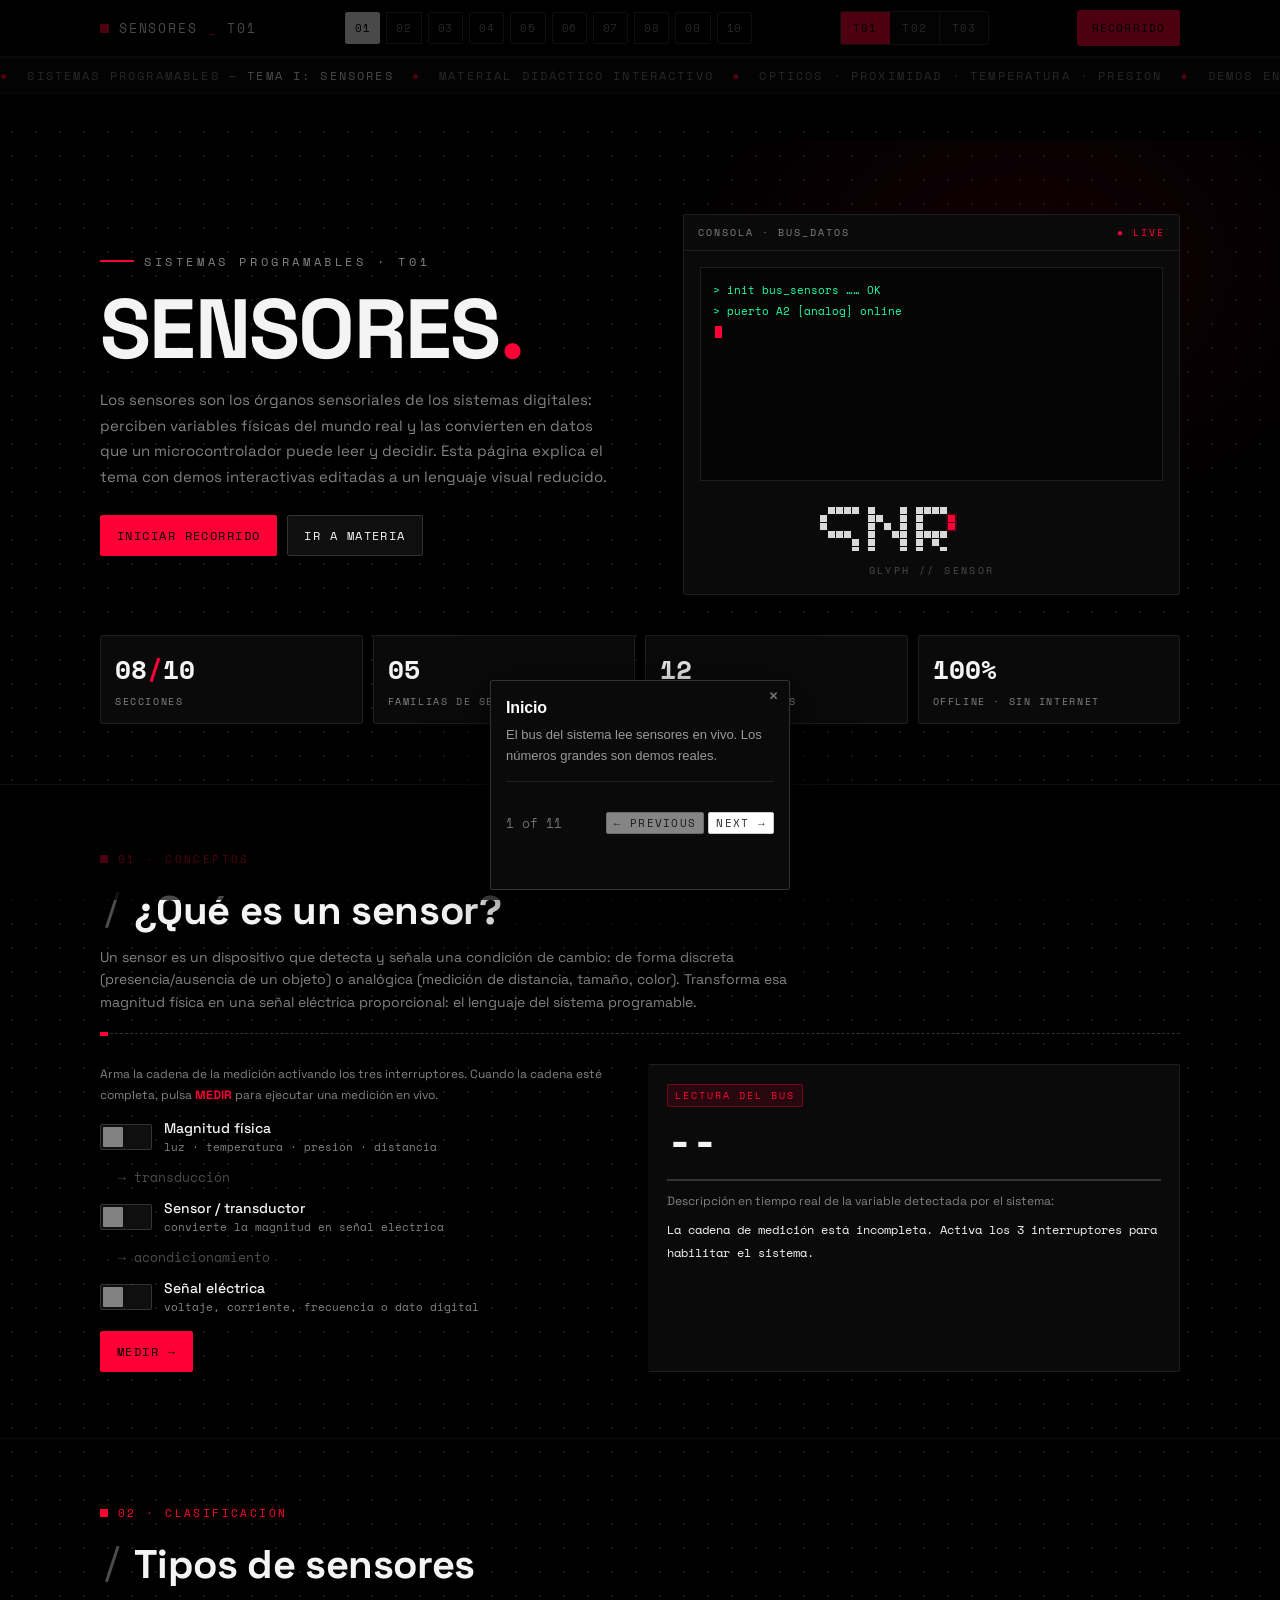
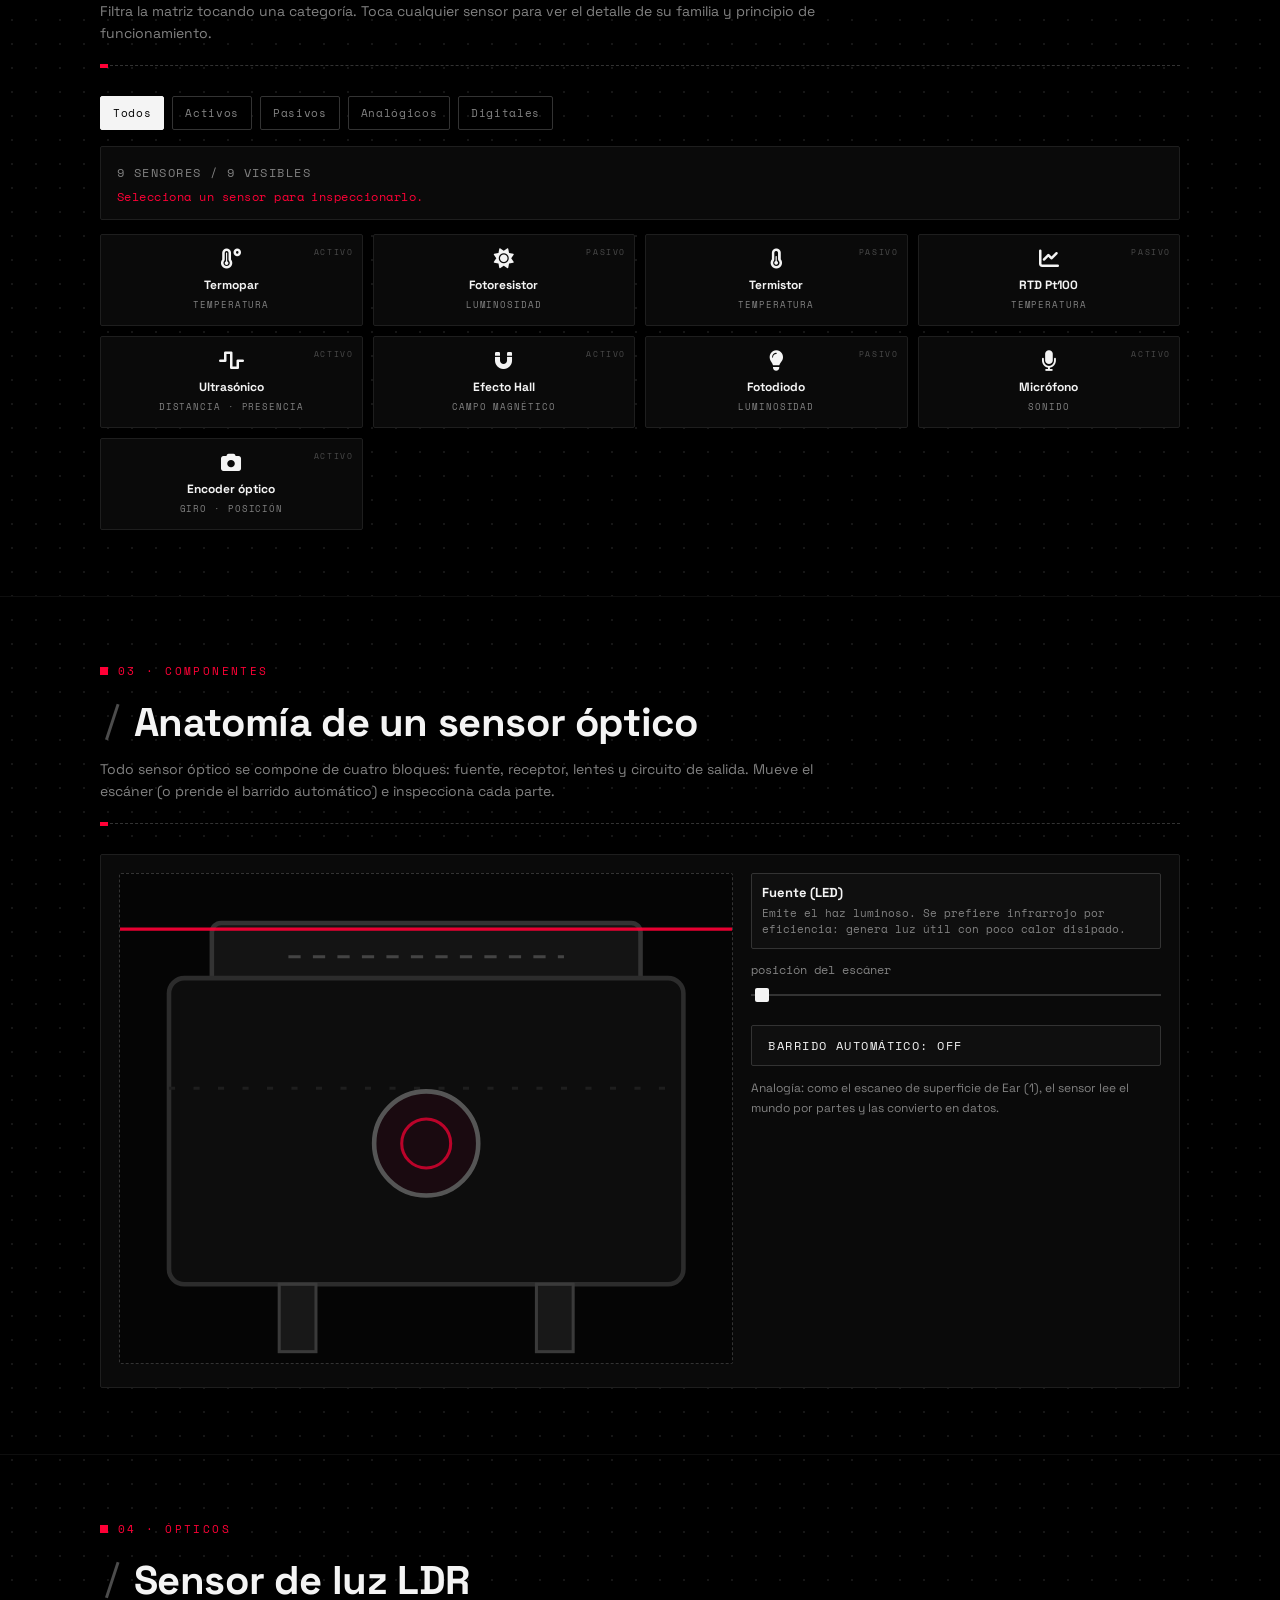
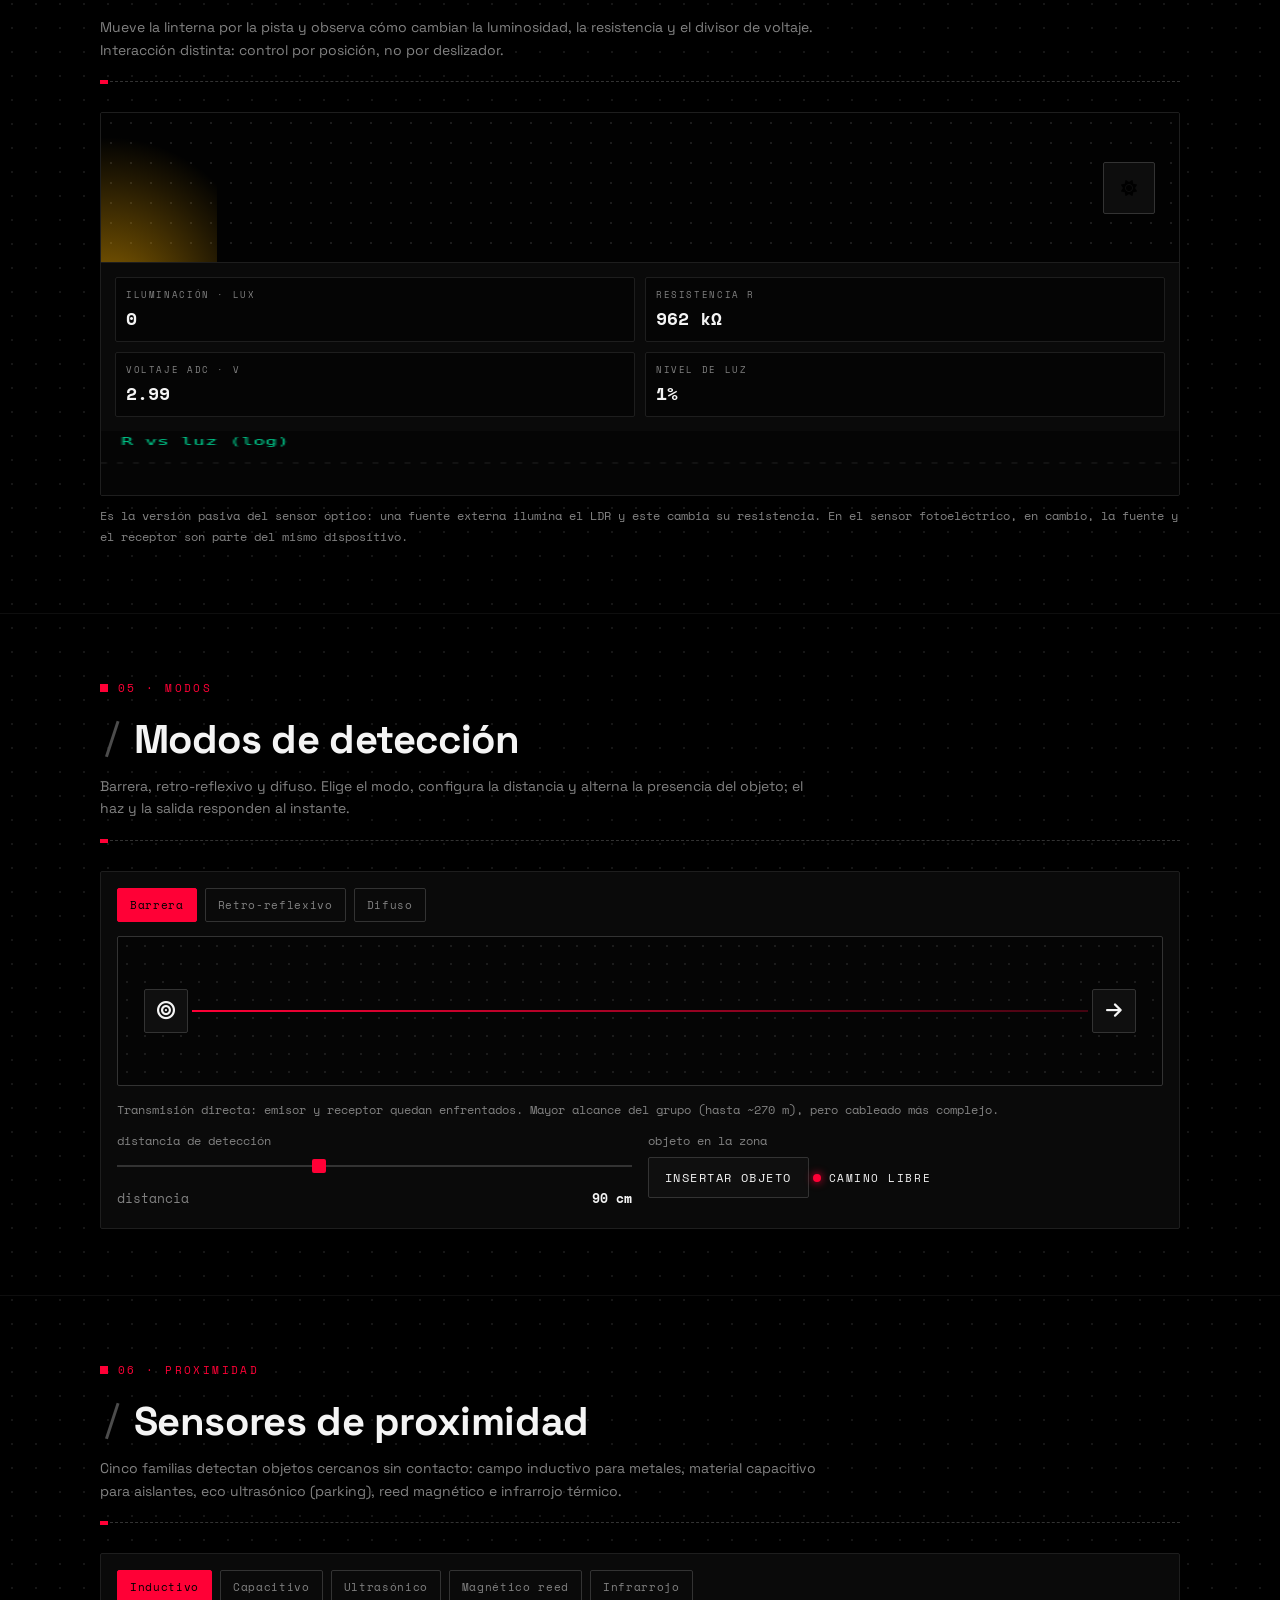
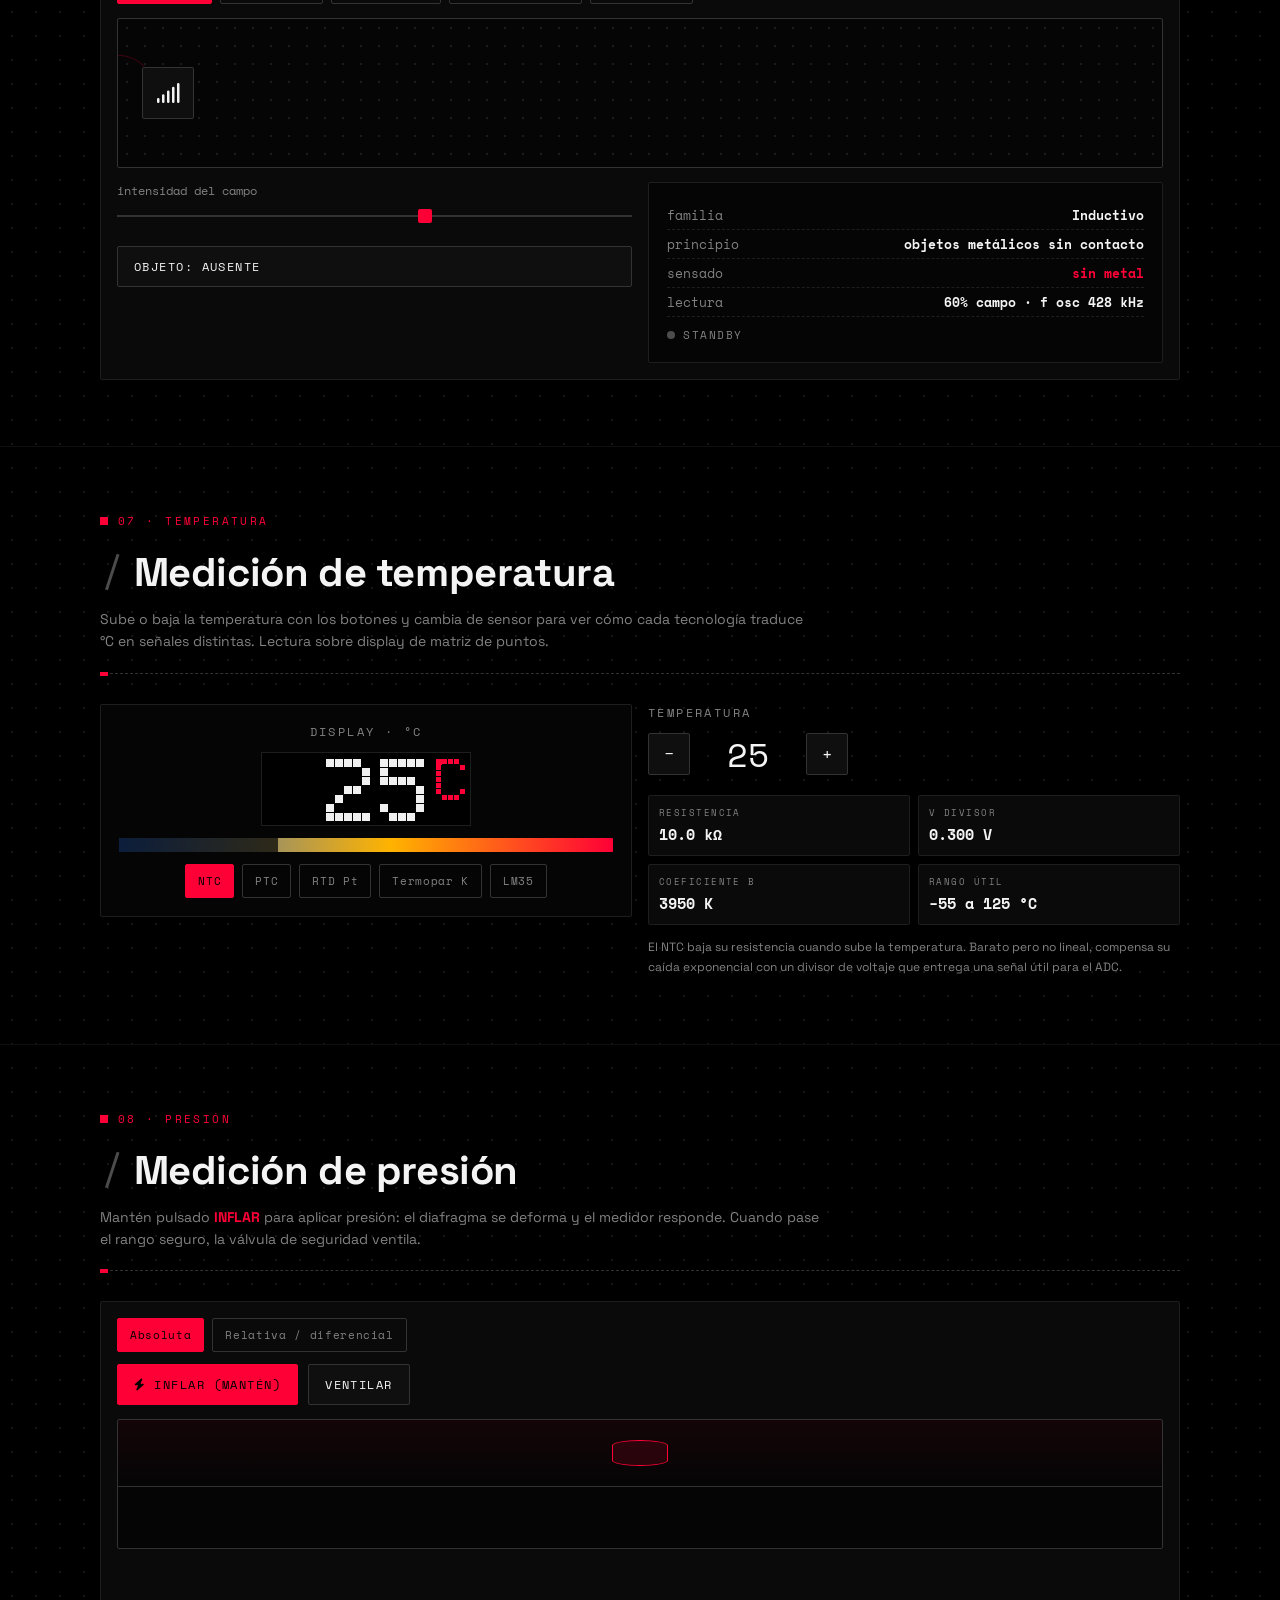
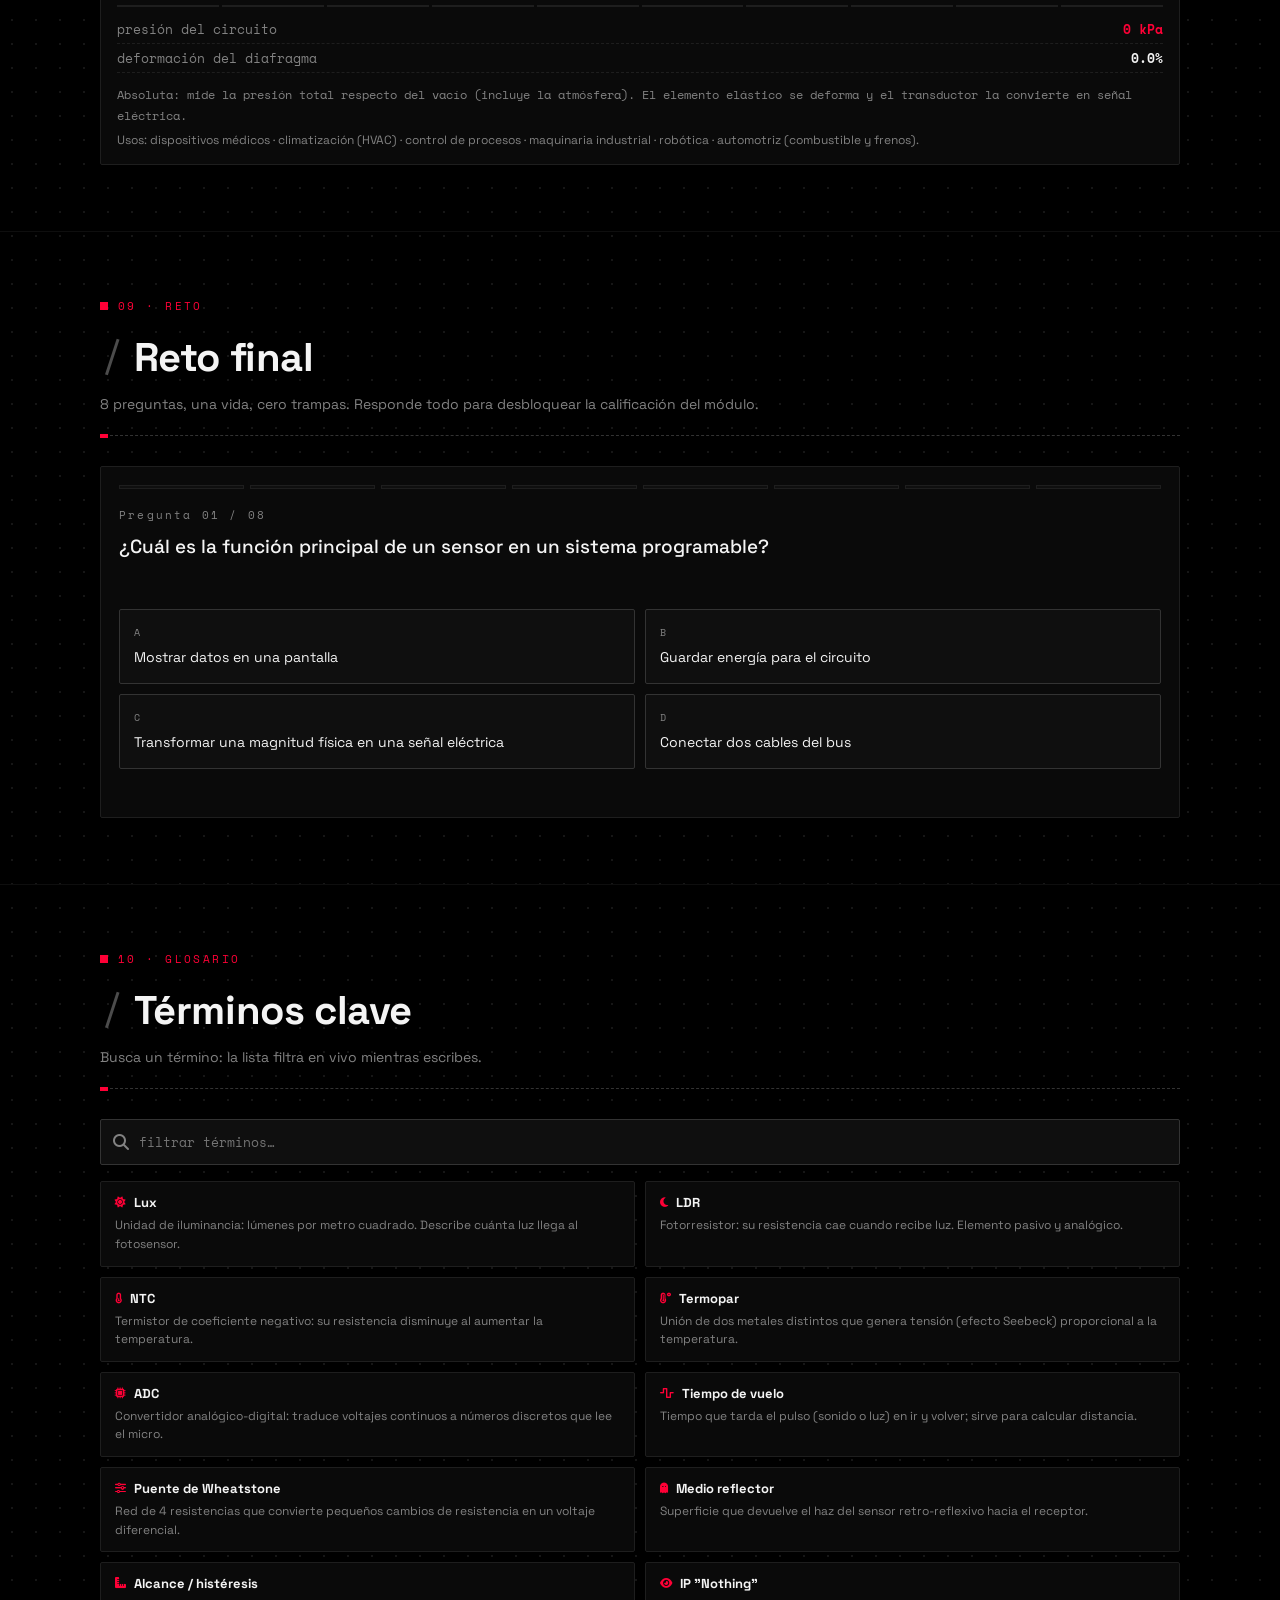
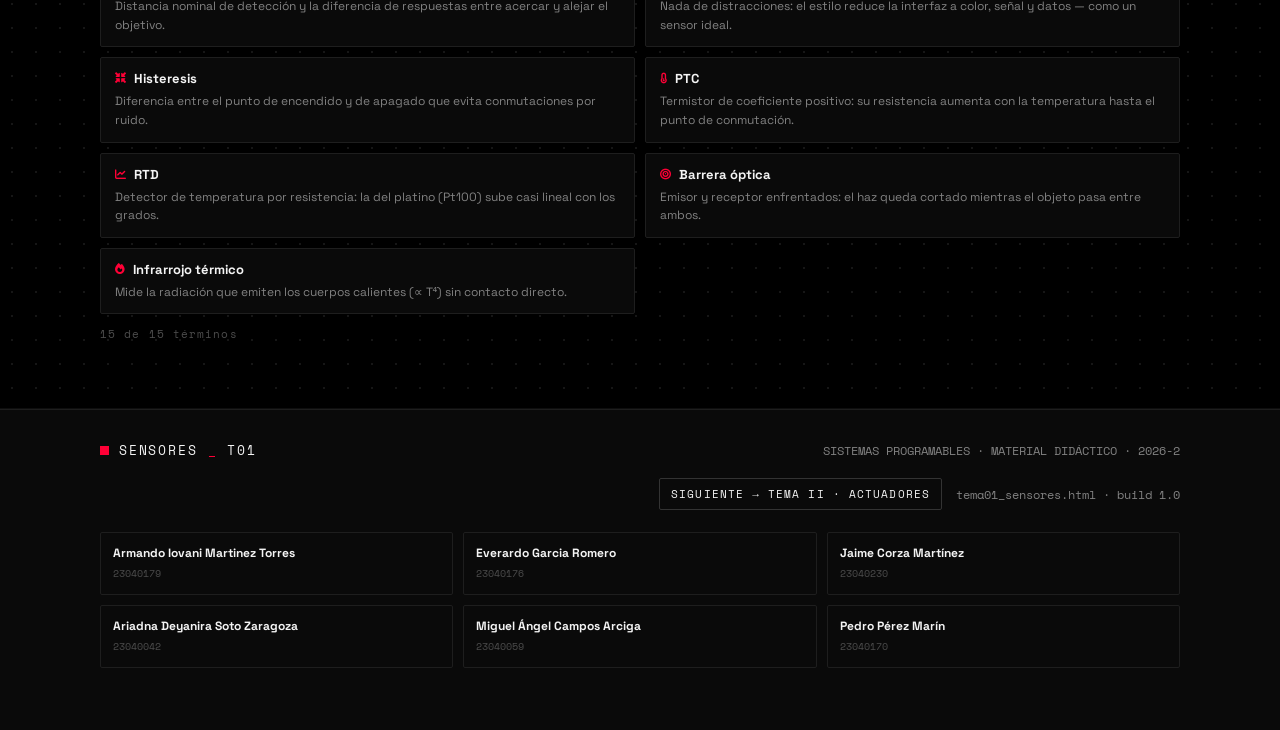
<file: index.html>
<!DOCTYPE html>
<html lang="es">
<head>
<meta charset="UTF-8">
<meta name="viewport" content="width=device-width, initial-scale=1.0">
<title>Sensores · Sistemas Programables · T01</title>
<link rel="stylesheet" href="assets/vendor/fontawesome/fontawesome.min.css">
<link rel="stylesheet" href="assets/vendor/driver/driver.min.css">
<link rel="stylesheet" href="assets/css/styles.css">
</head>
<body>

<!-- ======================= BARRA SUPERIOR ======================= -->
<header class="topbar">
  <div class="wrap topbar-in">
    <a class="nav-logo" href="#inicio"><span class="dotp"></span>SENSORES<span class="red">_</span>T01</a>
    <nav class="nav-chips" id="navChips">
      <a class="nav-chip" href="#inicio">01</a>
      <a class="nav-chip" href="#intro">02</a>
      <a class="nav-chip" href="#clas">03</a>
      <a class="nav-chip" href="#comp">04</a>
      <a class="nav-chip" href="#opticos">05</a>
      <a class="nav-chip" href="#prox">06</a>
      <a class="nav-chip" href="#temp">07</a>
      <a class="nav-chip" href="#pres">08</a>
      <a class="nav-chip" href="#reto">09</a>
      <a class="nav-chip" href="#glos">10</a>
    </nav>
    <div class="theme-seg" role="tablist" aria-label="tema">
      <a href="index.html" class="on" aria-current="page">T01</a>
      <a href="tema2.html">T02</a>
      <a href="tema3.html">T03</a>
    </div>
    <button class="tour-btn" id="btnTour" type="button">Recorrido</button>
  </div>
</header>

<!-- ======================= MARQUEE ======================= -->
<div class="marquee" aria-hidden="true">
  <div class="marquee-track" id="marquee:track">
    <span class="m-sep">●</span><span class="m-item">Sistemas Programables — <b>Tema I: Sensores</b></span>
    <span class="m-sep">●</span><span class="m-item">Material didáctico interactivo</span>
    <span class="m-sep">●</span><span class="m-item">Opticos · Proximidad · Temperatura · Presion</span>
    <span class="m-sep">●</span><span class="m-item">Demos en vivo · Cero internet</span>
    <span class="m-sep">●</span><span class="m-item">Estilo Nothing</span>
    <span class="m-sep">●</span><span class="m-item">Sistemas Programables — <b>Tema I: Sensores</b></span>
    <span class="m-sep">●</span><span class="m-item">Material didáctico interactivo</span>
    <span class="m-sep">●</span><span class="m-item">Opticos · Proximidad · Temperatura · Presion</span>
    <span class="m-sep">●</span><span class="m-item">Demos en vivo · Cero internet</span>
    <span class="m-sep">●</span><span class="m-item">Estilo Nothing</span>
  </div>
</div>

<main>
<!-- ======================= HERO ======================= -->
<section class="hero section" id="inicio">
  <div class="wrap">
    <div class="herolay">
      <div class="hero-copy">
        <div class="hero-kick">Sistemas Programables · T01</div>
        <h1 class="big">SENSORES<span class="red">.</span></h1>
        <p>Los sensores son los órganos sensoriales de los sistemas digitales: perciben variables físicas del mundo real y las convierten en datos que un microcontrolador puede leer y decidir. Esta página explica el tema con demos interactivas editadas a un lenguaje visual reducido.</p>
        <div class="hero-cta">
          <button class="btn red" id="btnTour2" type="button">Iniciar recorrido</button>
          <button class="btn" data-goto="#intro" type="button">Ir a materia</button>
        </div>
      </div>

      <div class="hero-stage">
        <div class="hs-head"><span>consola · bus_datos</span><span class="red">● live</span></div>
        <div class="hs-body">
          <div class="feedbox" id="feed"></div>
          <div class="glyphrow"><canvas id="heroGlyph" width="240" height="52"></canvas></div>
          <div class="hs-label">glyph // sensor</div>
        </div>
      </div>
    </div>

    <div class="statrow">
      <div class="stat"><div class="stat-num">08<i>/</i>10</div><div class="stat-lbl">secciones</div></div>
      <div class="stat"><div class="stat-num">05</div><div class="stat-lbl">familias de sensores</div></div>
      <div class="stat"><div class="stat-num">12</div><div class="stat-lbl">demos interactivas</div></div>
      <div class="stat"><div class="stat-num">100%</div><div class="stat-lbl">offline · sin internet</div></div>
    </div>
  </div>
</section>

<!-- ======================= 01 INTRO / CICLO ======================= -->
<section class="section" id="intro">
  <div class="wrap">
    <div class="sec-head">
      <div class="sec-kick"><span class="sq"></span>01 · conceptos</div>
      <h2 class="sec-title"><span class="num">/</span>¿Qué es un sensor?</h2>
      <p class="sec-sub">Un sensor es un dispositivo que detecta y señala una condición de cambio: de forma discreta (presencia/ausencia de un objeto) o analógica (medición de distancia, tamaño, color). Transforma esa magnitud física en una señal eléctrica proporcional: el lenguaje del sistema programable.</p>
      <div class="sec-line"></div>
    </div>

    <div class="cycle">
      <div>
        <p class="muted small" style="margin-bottom:14px;line-height:1.7">Arma la cadena de la medición activando los tres interruptores. Cuando la cadena esté completa, pulsa <b class="red">MEDIR</b> para ejecutar una medición en vivo.</p>
        <div class="chain" id="chain">
          <div class="cstage">
            <button class="cswitch" data-on="false" type="button" aria-label="switch"></button>
            <div><div class="cname">Magnitud física</div><div class="cdesc">luz · temperatura · presión · distancia</div></div>
          </div>
          <div class="chain-arrow"><span class="arrow">→</span> transducción</div>
          <div class="cstage">
            <button class="cswitch" data-on="false" type="button" aria-label="switch"></button>
            <div><div class="cname">Sensor / transductor</div><div class="cdesc">convierte la magnitud en señal eléctrica</div></div>
          </div>
          <div class="chain-arrow"><span class="arrow">→</span> acondicionamiento</div>
          <div class="cstage">
            <button class="cswitch" data-on="false" type="button" aria-label="switch"></button>
            <div><div class="cname">Señal eléctrica</div><div class="cdesc">voltaje, corriente, frecuencia o dato digital</div></div>
          </div>
        </div>
        <button class="btn red" id="btnMeasure" type="button" style="margin-top:16px" disabled>Medir →</button>
      </div>

      <div class="card measure-box" id="measureBox">
        <span class="tag">lectura del bus</span>
        <div class="mono big" id="measureVal" style="font-size:42px;margin-top:14px">--</div>
        <div class="mono muted small" style="width:100%;height:2px;background:var(--line2);margin:18px 0 10px"></div>
        <p class="muted small" style="line-height:1.7">Descripción en tiempo real de la variable detectada por el sistema:</p>
        <p class="mono" id="measureTxt" style="font-size:12px;line-height:1.9;margin-top:8px">La cadena de medición está incompleta. Activa los 3 interruptores para habilitar el sistema.</p>
      </div>
    </div>
  </div>
</section>

<!-- ======================= 02 CLASIFICACIÓN ======================= -->
<section class="section" id="clas">
  <div class="wrap">
    <div class="sec-head">
      <div class="sec-kick"><span class="sq"></span>02 · clasificación</div>
      <h2 class="sec-title"><span class="num">/</span>Tipos de sensores</h2>
      <p class="sec-sub">Filtra la matriz tocando una categoría. Toca cualquier sensor para ver el detalle de su familia y principio de funcionamiento.</p>
      <div class="sec-line"></div>
    </div>

    <div class="segs" id="clasSegs" style="margin-bottom:16px">
      <button class="seg active" data-f="all" type="button">Todos</button>
      <button class="seg" data-f="activo" type="button">Activos</button>
      <button class="seg" data-f="pasivo" type="button">Pasivos</button>
      <button class="seg" data-f="analog" type="button">Analógicos</button>
      <button class="seg" data-f="digit" type="button">Digitales</button>
    </div>

    <div class="card" style="padding:14px 16px;margin-bottom:14px">
      <span class="mono muted small" id="clasCount" style="letter-spacing:.12em;text-transform:uppercase">9 sensores / 9 visibles</span>
      <div class="mono red small" id="clasDetail" style="margin-top:6px;letter-spacing:.04em">Selecciona un sensor para inspeccionarlo.</div>
    </div>

    <div class="cls" id="clsGrid">
      <div class="tile" data-c="activo analog" data-d="Genera su propia señal eléctrica aprovechando un efecto físico (Seebeck, piezoeléctrico)."><span class="cat">activo</span><i class="fas fa-temperature-high"></i><b>Termopar</b><span>temperatura</span></div>
      <div class="tile" data-c="pasivo analog" data-d="Varía su resistencia con la luz. No genera señal, solo modifica la corriente del circuito."><span class="cat">pasivo</span><i class="fas fa-sun"></i><b>Fotoresistor</b><span>luminosidad</span></div>
      <div class="tile" data-c="pasivo analog" data-d="Termistor: su resistencia depende de la temperatura (NTC baja con el calor, PTC la aumenta)."><span class="cat">pasivo</span><i class="fas fa-thermometer-half"></i><b>Termistor</b><span>temperatura</span></div>
      <div class="tile" data-c="pasivo analog" data-d="RTD: la resistencia del platino (Pt100) sube casi lineal con la temperatura. El más usado por su linealidad y estabilidad."><span class="cat">pasivo</span><i class="fas fa-chart-line"></i><b>RTD Pt100</b><span>temperatura</span></div>
      <div class="tile" data-c="activo digit" data-d="Emite un pulso (o recibe) y detecta presencia/posición de forma discreta: sí / no."><span class="cat">activo</span><i class="fas fa-wave-square"></i><b>Ultrasónico</b><span>distancia · presencia</span></div>
      <div class="tile" data-c="activo digit" data-d="Detecta campos magnéticos; genera una salida digital cuando un imán se acerca."><span class="cat">activo</span><i class="fas fa-magnet"></i><b>Efecto Hall</b><span>campo magnético</span></div>
      <div class="tile" data-c="pasivo analog" data-d="Convertir fotones en corriente. El fotodiodo se usa en celdas y detectores de luz débiles."><span class="cat">pasivo</span><i class="fas fa-lightbulb"></i><b>Fotodiodo</b><span>luminosidad</span></div>
      <div class="tile" data-c="activo analog" data-d="MEMS: convierte ondas de presión en una variación de capacitancia y después en voltaje."><span class="cat">activo</span><i class="fas fa-microphone"></i><b>Micrófono</b><span>sonido</span></div>
      <div class="tile" data-c="activo digit" data-d="Disco con ranuras + par de optoemisor/receptor: cuenta pulsos para conocer posición y giro."><span class="cat">activo</span><i class="fas fa-camera"></i><b>Encoder óptico</b><span>giro · posición</span></div>
    </div>
  </div>
</section>

<!-- ======================= 03 COMPONENTES ======================= -->
<section class="section" id="comp">
  <div class="wrap">
    <div class="sec-head">
      <div class="sec-kick"><span class="sq"></span>03 · componentes</div>
      <h2 class="sec-title"><span class="num">/</span>Anatomía de un sensor óptico</h2>
      <p class="sec-sub">Todo sensor óptico se compone de cuatro bloques: fuente, receptor, lentes y circuito de salida. Mueve el escáner (o prende el barrido automático) e inspecciona cada parte.</p>
      <div class="sec-line"></div>
    </div>

    <div class="compstage">
      <div>
        <svg class="compsvg" id="compSvg" viewBox="0 0 200 160" preserveAspectRatio="none">
          <g class="part" data-part="cover">
            <rect x="30" y="16" width="140" height="22" rx="3" fill="#141414" stroke="#333" stroke-width="1.5"/>
            <line x1="55" y1="27" x2="145" y2="27" stroke="#444" stroke-width="1" stroke-dasharray="4 4"/>
          </g>
          <g class="part" data-part="housing">
            <rect x="16" y="34" width="168" height="100" rx="5" fill="#0d0d0d" stroke="#2c2c2c" stroke-width="1.5"/>
            <line x1="16" y1="70" x2="184" y2="70" stroke="#1e1e1e" stroke-width="1" stroke-dasharray="2 6"/>
          </g>
          <g class="part" data-part="element">
            <circle cx="100" cy="88" r="17" fill="#1a0a10" stroke="#555" stroke-width="1.5"/>
            <circle cx="100" cy="88" r="8" fill="none" stroke="#ff0036" stroke-width="1" opacity=".7"/>
          </g>
          <g class="part" data-part="pins">
            <rect x="52" y="134" width="12" height="22" fill="#181818" stroke="#3a3a3a" stroke-width="1"/>
            <rect x="136" y="134" width="12" height="22" fill="#181818" stroke="#3a3a3a" stroke-width="1"/>
          </g>
          <line class="scanline" id="scanLine" x1="0" x2="200" y1="20" y2="20" stroke="#ff0036" stroke-width="1.5" opacity=".9"/>
        </svg>
      </div>
      <div class="comp-side">
        <div class="comp-label" id="compLabel">
          <b>—</b>
          <span>Mueve el escáner para identificar cada bloque del sensor óptico.</span>
        </div>
        <div>
          <div class="mono muted small" style="margin-bottom:4px">posición del escáner</div>
          <input type="range" id="scanRange" min="0" max="100" value="12">
        </div>
        <button class="btn" id="scanAuto" type="button">Barrido automático: OFF</button>
        <p class="muted small" style="line-height:1.7;font-size:12px">Analogía: como el escaneo de superficie de Ear (1), el sensor lee el mundo por partes y las convierto en datos.</p>
      </div>
    </div>
  </div>
</section>

<!-- ======================= 04 ÓPTICOS ======================= -->
<section class="section" id="opticos">
  <div class="wrap">
    <div class="sec-head">
      <div class="sec-kick"><span class="sq"></span>04 · ópticos</div>
      <h2 class="sec-title"><span class="num">/</span>Sensor de luz LDR</h2>
      <p class="sec-sub">Mueve la linterna por la pista y observa cómo cambian la luminosidad, la resistencia y el divisor de voltaje. Interacción distinta: control por posición, no por deslizador.</p>
      <div class="sec-line"></div>
    </div>

    <div class="flo" id="floPanel">
      <div class="flo-track" id="floTrack">
        <div class="grid-dots"></div>
        <div class="fcone" id="fcone"></div>
        <div class="ldrbox" id="ldrbox"><i class="fas fa-sun"></i></div>
      </div>
      <div class="flo-read">
        <div class="flo-cell"><span>iluminación · lux</span><b id="floLux">0</b></div>
        <div class="flo-cell"><span>resistencia R</span><b id="floR">1.00 MΩ</b></div>
        <div class="flo-cell"><span>voltaje ADC · V</span><b id="floV">3.00</b></div>
        <div class="flo-cell"><span>nivel de luz</span><b id="floLum">0%</b></div>
      </div>
      <canvas class="spark" id="spark" width="540" height="64"></canvas>
    </div>
    <p class="mono muted small" style="line-height:1.7;margin-top:10px">Es la versión pasiva del sensor óptico: una fuente externa ilumina el LDR y este cambia su resistencia. En el sensor fotoeléctrico, en cambio, la fuente y el receptor son parte del mismo dispositivo.</p>
  </div>
</section>

<!-- ======================= 05 MODOS ======================= -->
<section class="section" id="modos">
  <div class="wrap">
    <div class="sec-head">
      <div class="sec-kick"><span class="sq"></span>05 · modos</div>
      <h2 class="sec-title"><span class="num">/</span>Modos de detección</h2>
      <p class="sec-sub">Barrera, retro-reflexivo y difuso. Elige el modo, configura la distancia y alterna la presencia del objeto; el haz y la salida responden al instante.</p>
      <div class="sec-line"></div>
    </div>

    <div class="cmp-panel">
      <div class="segs" id="modeTabs">
        <button class="seg red active" data-m="barrera" type="button">Barrera</button>
        <button class="seg red" data-m="retro" type="button">Retro-reflexivo</button>
        <button class="seg red" data-m="difuso" type="button">Difuso</button>
      </div>

      <div class="csc" id="modesScene">
        <div class="grid-dots"></div>
        <div class="emitter" data-part="e"><i class="fas fa-bullseye"></i></div>
        <div class="receiver" id="modeRec" data-part="r"><i class="fas fa-arrow-right"></i></div>
        <div class="reflector" id="modeRef" data-part="f"><i class="fas fa-ghost"></i></div>
        <div class="beam" id="modeBeam"></div>
        <div class="mode-obj" id="modeObj"><i class="fas fa-box"></i></div>
      </div>

      <p class="mono muted small" id="modePrinc" style="line-height:1.7;margin-top:10px">—</p>

      <div class="grid2" style="margin-top:12px">
        <div>
          <div class="mono muted small" style="margin-bottom:4px">distancia de detección</div>
          <input type="range" id="modeDist" min="20" max="200" value="90" class="accent">
          <div class="readrow"><span class="muted">distancia</span><b id="modeDistVal">90 cm</b></div>
        </div>
        <div>
          <div class="mono muted small" style="margin-bottom:8px">objeto en la zona</div>
          <button class="btn" id="modeTog" type="button">Insertar objeto</button>
          <div class="status" id="modeStatus" style="margin-top:12px"><span class="dot"></span>sin estado</div>
        </div>
      </div>
    </div>
  </div>
</section>

<!-- ======================= 06 PROXIMIDAD ======================= -->
<section class="section" id="prox">
  <div class="wrap">
    <div class="sec-head">
      <div class="sec-kick"><span class="sq"></span>06 · proximidad</div>
      <h2 class="sec-title"><span class="num">/</span>Sensores de proximidad</h2>
      <p class="sec-sub">Cinco familias detectan objetos cercanos sin contacto: campo inductivo para metales, material capacitivo para aislantes, eco ultrasónico (parking), reed magnético e infrarrojo térmico.</p>
      <div class="sec-line"></div>
    </div>

    <div class="prox-panel">
      <div class="segs" id="proxTabs">
        <button class="seg red active" data-m="ind" type="button">Inductivo</button>
        <button class="seg red" data-m="cap" type="button">Capacitivo</button>
        <button class="seg red" data-m="us" type="button">Ultrasónico</button>
        <button class="seg red" data-m="mag" type="button">Magnético reed</button>
        <button class="seg red" data-m="ir" type="button">Infrarrojo</button>
      </div>

      <div class="prox-stage" id="proxStage">
        <div class="grid-dots"></div>
        <div class="phead" id="phead"><i class="fas fa-wifi"></i></div>
        <div class="fprobe" id="fprobe"></div>
        <div class="echo" id="echo"></div>
        <div class="pobj" id="pobj"><i class="fas fa-box"></i></div>
      </div>

      <div class="grid2" style="margin-top:12px">
        <div id="ctl-prox" style="display:flex;flex-direction:column;gap:12px">
          <div id="ctl-ind">
            <div class="mono muted small" style="margin-bottom:4px">intensidad del campo</div>
            <input type="range" id="indPow" min="0" max="100" value="60" class="accent">
          </div>
          <div id="ctl-cap" style="display:none">
            <div class="mono muted small" style="margin-bottom:6px">material objetivo</div>
            <div class="segs" id="capMat">
              <button class="seg red active" data-e="2" type="button">Madera</button>
              <button class="seg red" data-e="4" type="button">Plástico</button>
              <button class="seg red" data-e="80" type="button">Agua</button>
              <button class="seg red" data-e="1" type="button">Metal</button>
            </div>
          </div>
          <div id="ctl-us" style="display:none">
            <div class="mono muted small" style="margin-bottom:4px">distancia al objetivo</div>
            <input type="range" id="usDist" min="5" max="150" value="60" class="accent">
            <button class="btn" id="usPing" type="button" style="margin-top:8px">Enviar ping</button>
          </div>
          <div id="ctl-mag" style="display:none">
            <div class="mono muted small" style="margin-bottom:8px">imán externo</div>
            <button class="btn" id="magTog" type="button">Acercar imán</button>
          </div>
          <div id="ctl-ir" style="display:none">
            <div class="mono muted small" style="margin-bottom:4px">temperatura de la fuente</div>
            <input type="range" id="irTemp" min="25" max="900" value="40" class="accent">
            <div class="readrow" style="margin-top:4px"><span class="muted">objeto caliente</span><b id="irTmpV">40 °C</b></div>
          </div>
          <button class="btn" id="proxObjTog" type="button">Objeto: ausente</button>
        </div>

        <div class="card" style="background:#050505">
          <div class="readrow"><span class="muted">familia</span><b id="prxFamily">Inductivo</b></div>
          <div class="readrow"><span class="muted">principio</span><b id="prxPrinc">campo magnético alterno</b></div>
          <div class="readrow"><span class="muted">sensado</span><b class="red" id="prxSensado">—</b></div>
          <div class="readrow"><span class="muted">lectura</span><b id="prxRead">—</b></div>
          <div class="status" id="prxStatus" style="margin-top:10px"><span class="dot"></span>standby</div>
        </div>
      </div>
    </div>
  </div>
</section>

<!-- ======================= 07 TEMPERATURA ======================= -->
<section class="section" id="temp">
  <div class="wrap">
    <div class="sec-head">
      <div class="sec-kick"><span class="sq"></span>07 · temperatura</div>
      <h2 class="sec-title"><span class="num">/</span>Medición de temperatura</h2>
      <p class="sec-sub">Sube o baja la temperatura con los botones y cambia de sensor para ver cómo cada tecnología traduce °C en señales distintas. Lectura sobre display de matriz de puntos.</p>
      <div class="sec-line"></div>
    </div>

    <div class="grid2" style="align-items:start">
      <div class="t-display">
        <div class="mono muted small" style="letter-spacing:.2em;text-transform:uppercase">display · °C</div>
        <canvas id="templed" width="208" height="72"></canvas>
        <div class="tempbar"><div class="fill" id="tempFill" style="width:0%"></div></div>
        <div class="segs" id="tempTabs">
          <button class="seg red active" data-t="ntc" type="button">NTC</button>
          <button class="seg red" data-t="ptc" type="button">PTC</button>
          <button class="seg red" data-t="rtd" type="button">RTD Pt</button>
          <button class="seg red" data-t="tc" type="button">Termopar K</button>
          <button class="seg red" data-t="lm" type="button">LM35</button>
        </div>
      </div>

      <div>
        <div class="mono muted small" style="letter-spacing:.2em;text-transform:uppercase;margin-bottom:8px">temperatura</div>
        <div style="display:flex;align-items:center;gap:14px">
          <button class="kbd" id="tempDown" type="button">−</button>
          <div class="mono" id="tempVal" style="font-size:34px;min-width:88px;text-align:center">25</div>
          <button class="kbd" id="tempUp" type="button">+</button>
        </div>
        <div class="t-readrow" style="margin-top:16px">
          <div class="t-read"><span id="tr1k">resistencia</span><b id="tr1v">—</b></div>
          <div class="t-read"><span id="tr2k">señal</span><b id="tr2v">—</b></div>
          <div class="t-read"><span id="tr3k">salida del bus</span><b id="tr3v">—</b></div>
          <div class="t-read"><span>rango útil</span><b id="trRange">−55 a 125 °C</b></div>
        </div>
        <p class="muted small" style="line-height:1.7;margin-top:12px" id="tempTxt"></p>
      </div>
    </div>
  </div>
</section>

<!-- ======================= 08 PRESIÓN ======================= -->
<section class="section" id="pres">
  <div class="wrap">
    <div class="sec-head">
      <div class="sec-kick"><span class="sq"></span>08 · presión</div>
      <h2 class="sec-title"><span class="num">/</span>Medición de presión</h2>
      <p class="sec-sub">Mantén pulsado <b class="red">INFLAR</b> para aplicar presión: el diafragma se deforma y el medidor responde. Cuando pase el rango seguro, la válvula de seguridad ventila.</p>
      <div class="sec-line"></div>
    </div>

<div class="p-stage">
        <div class="segs" id="pressTabs" style="margin-bottom:12px">
          <button class="seg red active" data-pt="abs" type="button">Absoluta</button>
          <button class="seg red" data-pt="rel" type="button">Relativa / diferencial</button>
        </div>

        <div class="pump-row">
          <button class="btn red" id="inflate" type="button"><i class="fas fa-bolt"></i> Inflar (mantén)</button>
          <button class="btn" id="vent" type="button">Ventilar</button>
        </div>

      <div class="diaphragm">
        <div class="dia-flex" id="diaflex"><div class="core" id="diacore"></div></div>
      </div>

      <div class="meter" id="pMeter"></div>
      <div class="readrow"><span class="muted">presión del circuito</span><b class="red" id="pressVal">0 kPa</b></div>
      <div class="readrow"><span class="muted">deformación del diafragma</span><b id="pressDef">0.0%</b></div>
      <div class="valve-flag" id="valveFlag" style="display:none">⚠ válvula de seguridad abierta</div>
      <p class="mono muted small" id="pressPrinc" style="line-height:1.7;margin-top:12px">La presión deforma un elemento elástico y el transductor convierte esa deformación en señal eléctrica.</p>
      <p class="muted small" style="margin-top:6px">Usos: dispositivos médicos · climatización (HVAC) · control de procesos · maquinaria industrial · robótica · automotriz (combustible y frenos).</p>
    </div>
  </div>
</section>

<!-- ======================= 09 RETO ======================= -->
<section class="section" id="reto">
  <div class="wrap">
    <div class="sec-head">
      <div class="sec-kick"><span class="sq"></span>09 · reto</div>
      <h2 class="sec-title"><span class="num">/</span>Reto final</h2>
      <p class="sec-sub">8 preguntas, una vida, cero trampas. Responde todo para desbloquear la calificación del módulo.</p>
      <div class="sec-line"></div>
    </div>

    <div class="quizstage" id="quizStage">
      <div class="qprog" id="qprog"></div>
      <div class="qcount" id="qcount">Pregunta 01 / 08</div>
      <div class="qtext" id="qtext"></div>
      <div class="qopts" id="qopts"></div>
      <div class="quiz-fb" id="qfb"></div>
    </div>
  </div>
</section>

<!-- ======================= 10 GLOSARIO ======================= -->
<section class="section" id="glos">
  <div class="wrap">
    <div class="sec-head">
      <div class="sec-kick"><span class="sq"></span>10 · glosario</div>
      <h2 class="sec-title"><span class="num">/</span>Términos clave</h2>
      <p class="sec-sub">Busca un término: la lista filtra en vivo mientras escribes.</p>
      <div class="sec-line"></div>
    </div>

    <div class="gsearch"><i class="fas fa-search"></i><input id="gInput" type="text" placeholder="filtrar términos…"></div>
    <div class="glist" id="glist"></div>
    <div class="gcount" id="gcount"></div>
  </div>
</section>
</main>

<!-- ======================= FOOTER ======================= -->
<footer>
  <div class="wrap">
    <div class="foot-top">
      <span class="nav-logo"><span class="dotp"></span>SENSORES<span class="red">_</span>T01</span>
      <span class="mono muted small">SISTEMAS PROGRAMABLES · MATERIAL DIDÁCTICO · 2026-2</span>
    </div>
    <div class="foot-nav">
      <a href="tema2.html">Siguiente → Tema II · Actuadores</a>
      <span class="mono muted small">tema01_sensores.html · build 1.0</span>
    </div>
    <div class="foot-team">
      <div><b>Armando Iovani Martinez Torres </b><span>23040179</span></div>
      <div><b>Everardo Garcia Romero</b><span>23040176</span></div>
      <div><b>Jaime Corza Martínez </b><span>23040230</span></div>
      <div><b>Ariadna Deyanira Soto Zaragoza</b><span>23040042</span></div>
      <div><b>Miguel Ángel Campos Arciga</b><span>23040059</span></div>
      <div><b>Pedro Pérez Marín</b><span>23040170</span></div>
    </div>
  </div>
</footer>

<script src="assets/vendor/driver/driver.min.js"></script>
<script src="assets/vendor/confetti/confetti.min.js"></script>
<script src="assets/js/app.js"></script>
</body>
</html>
</file>
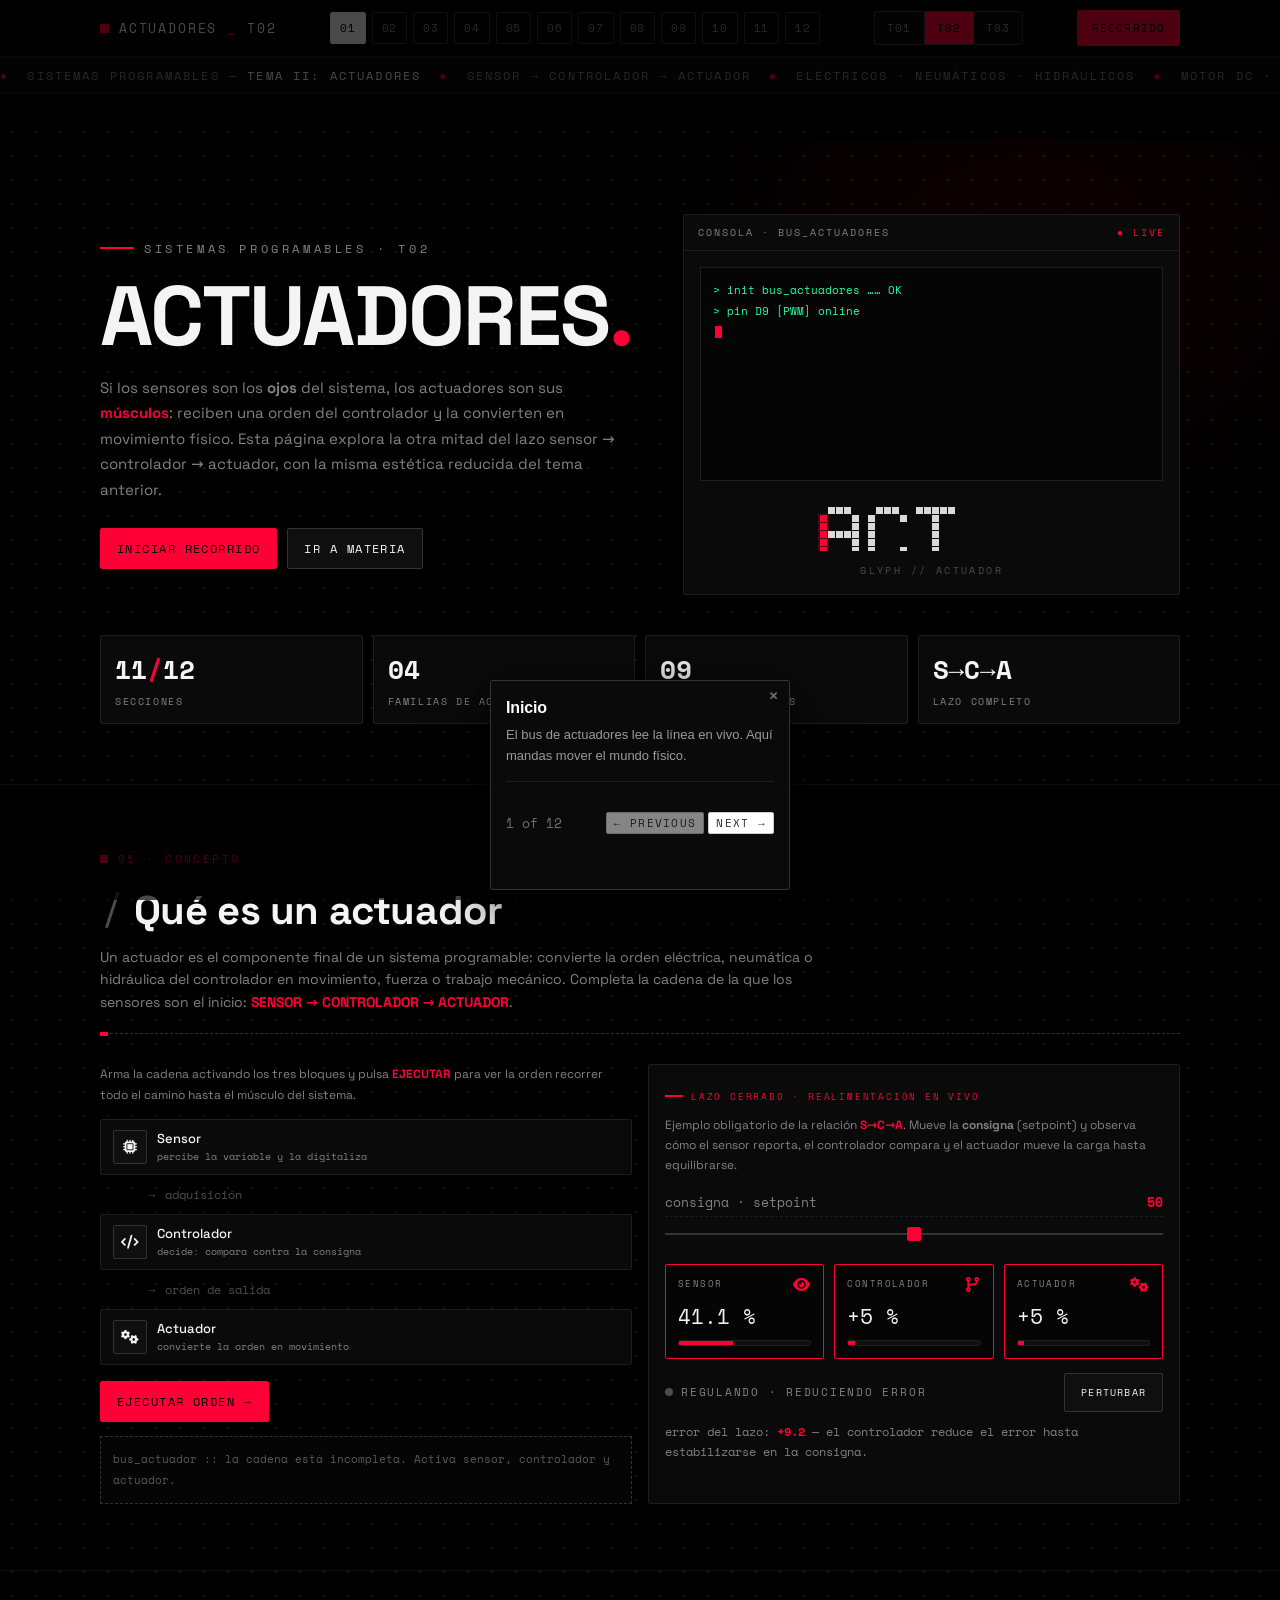
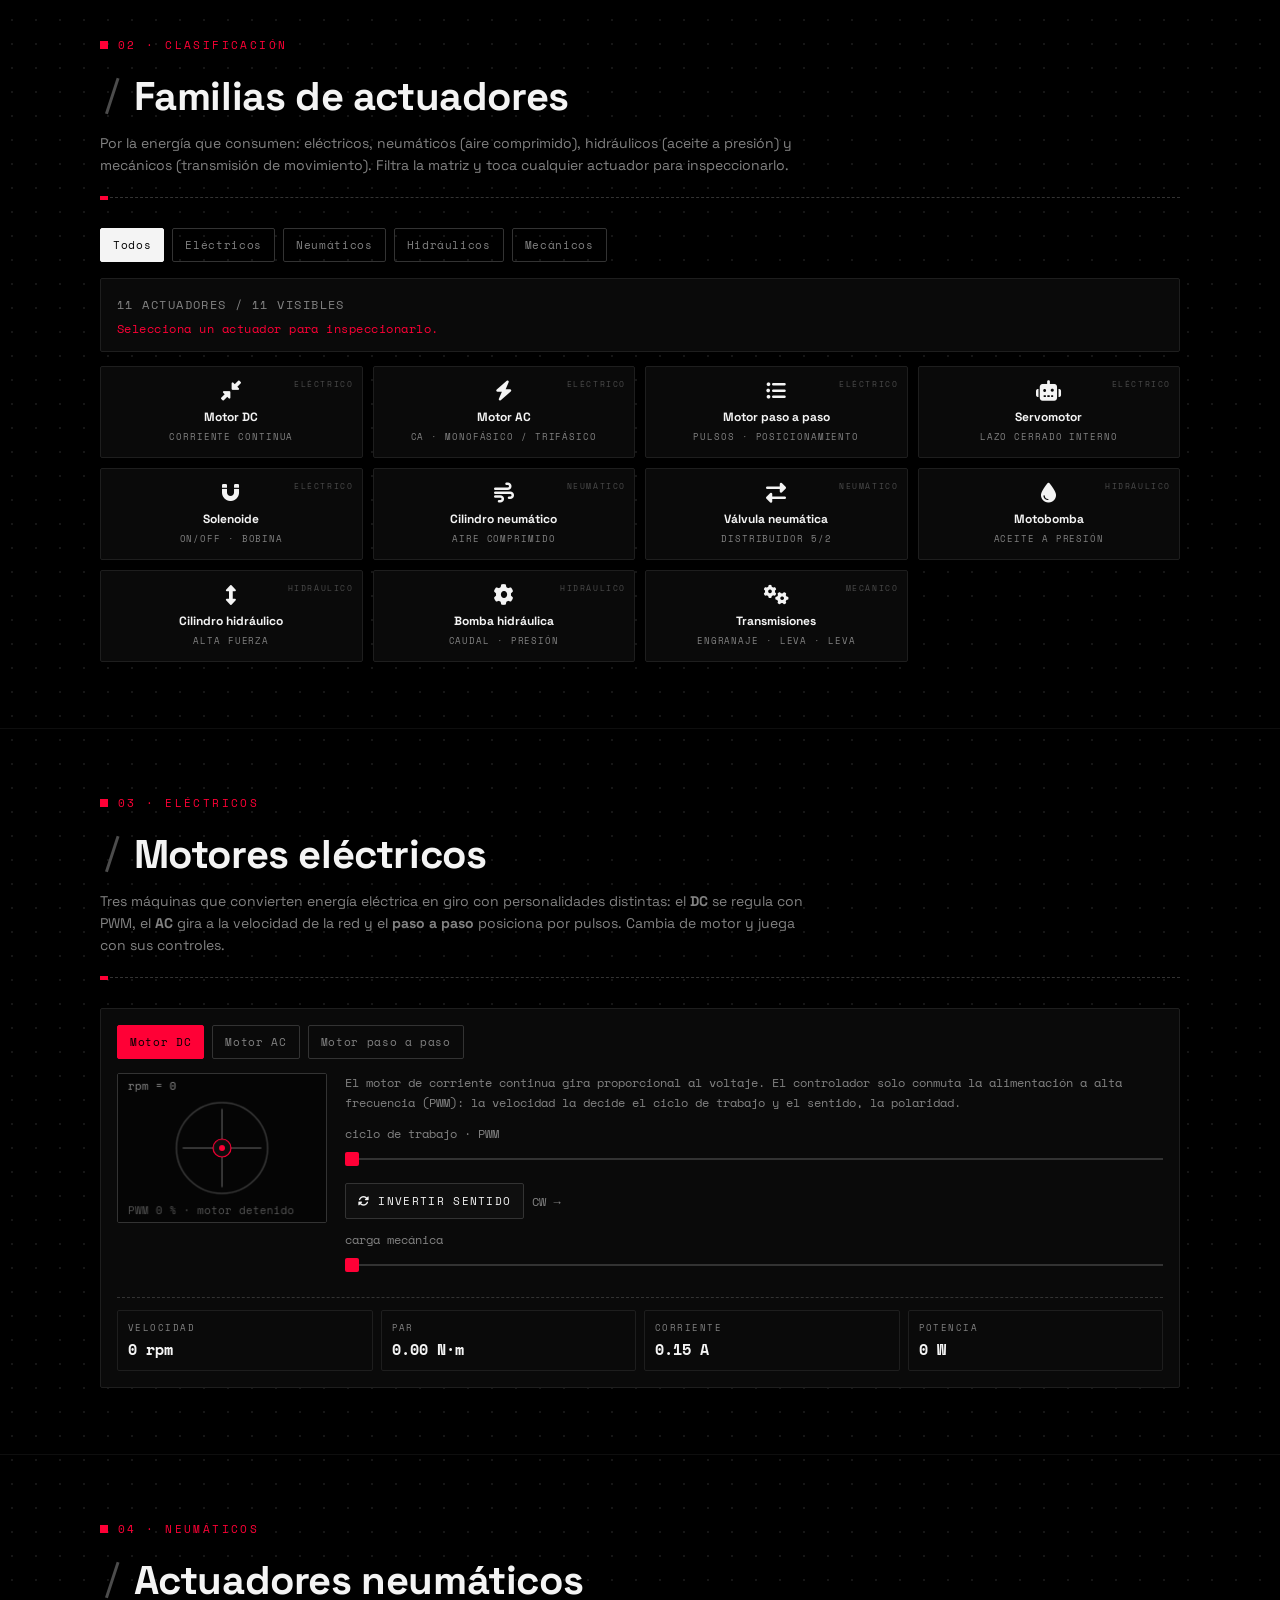
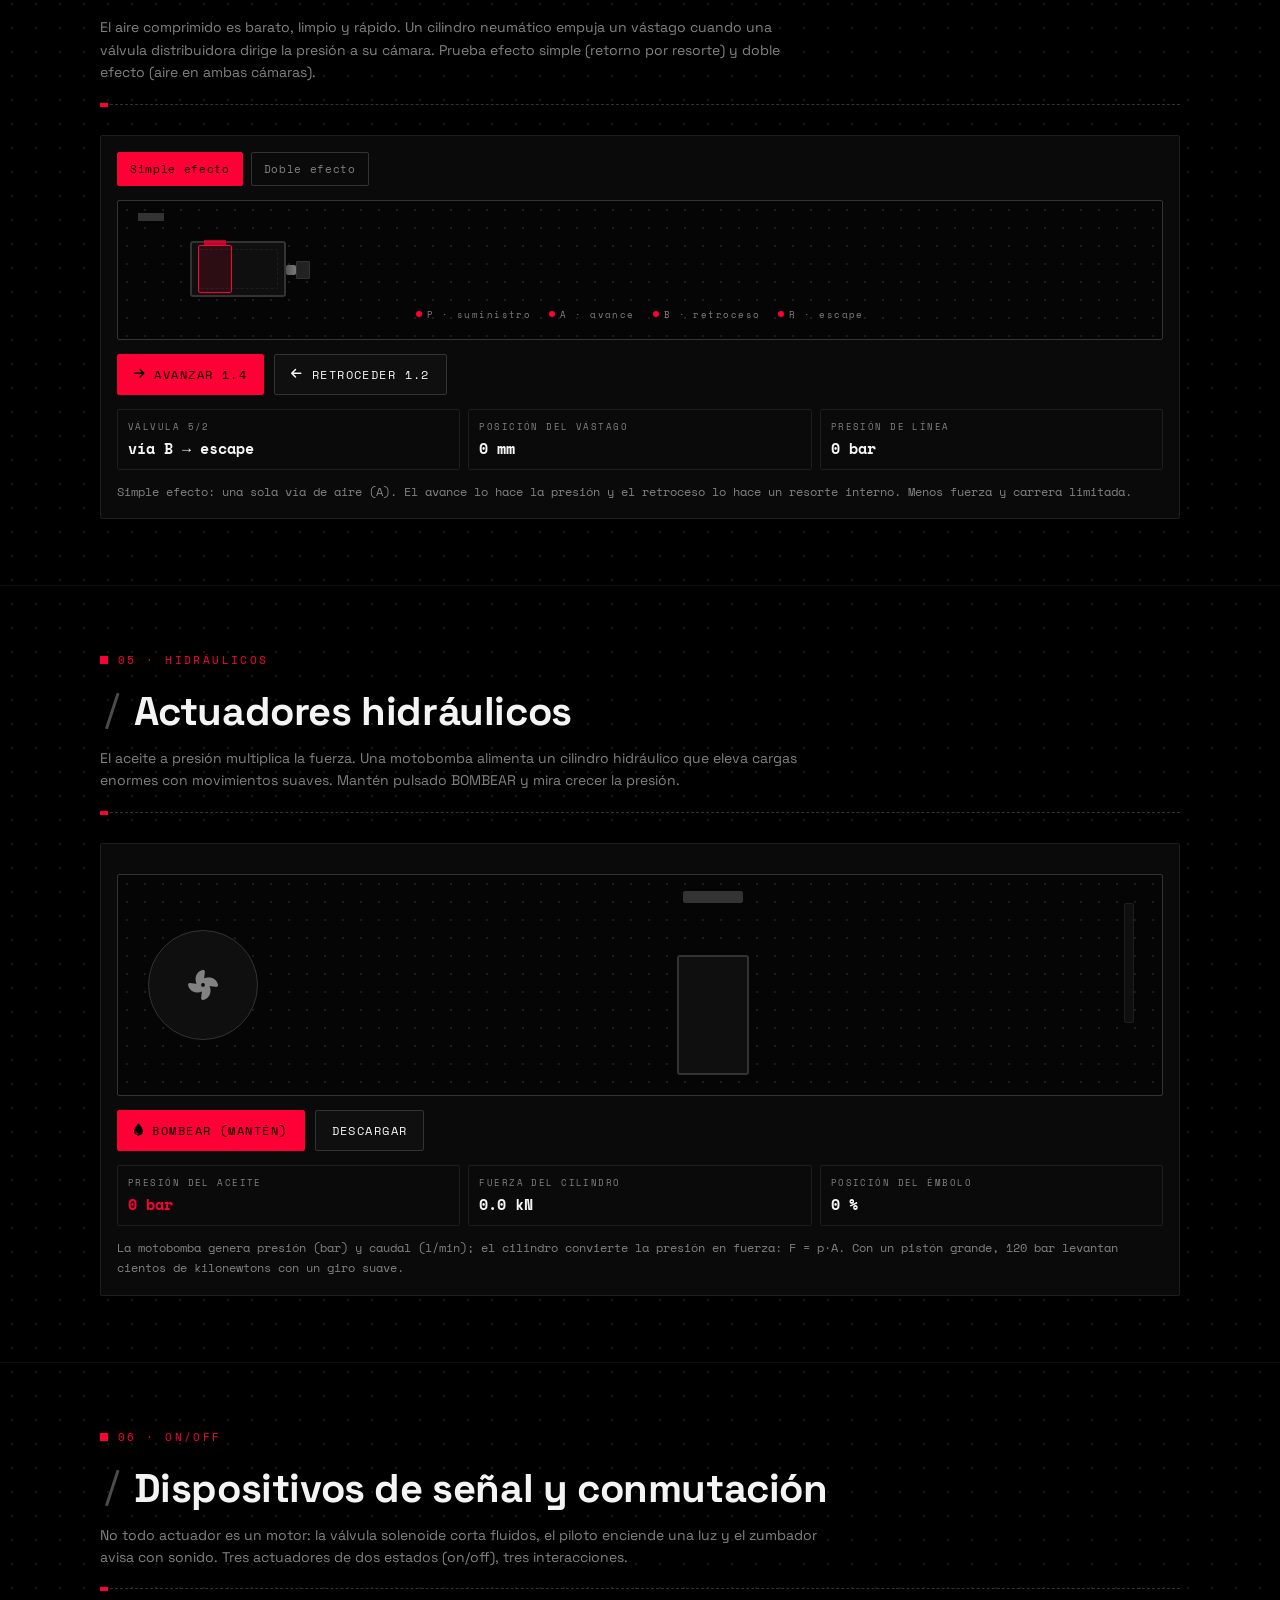
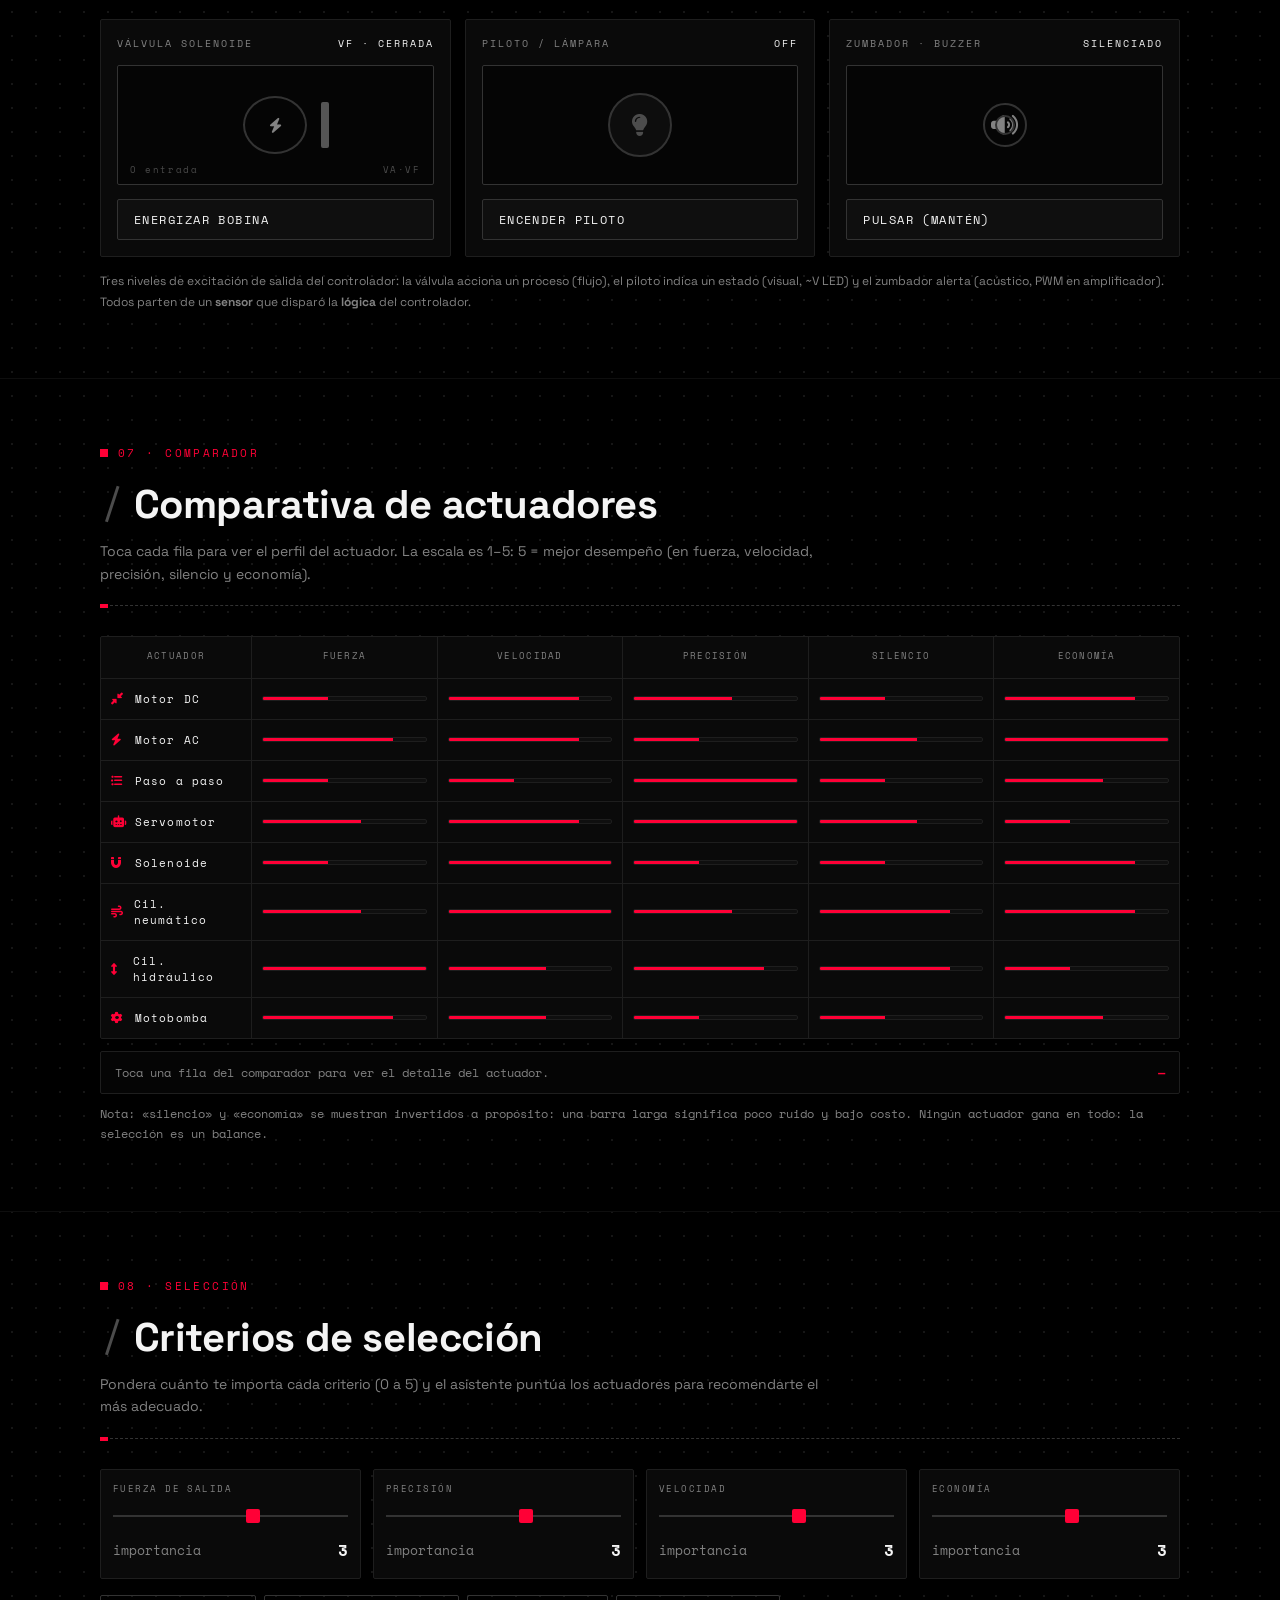
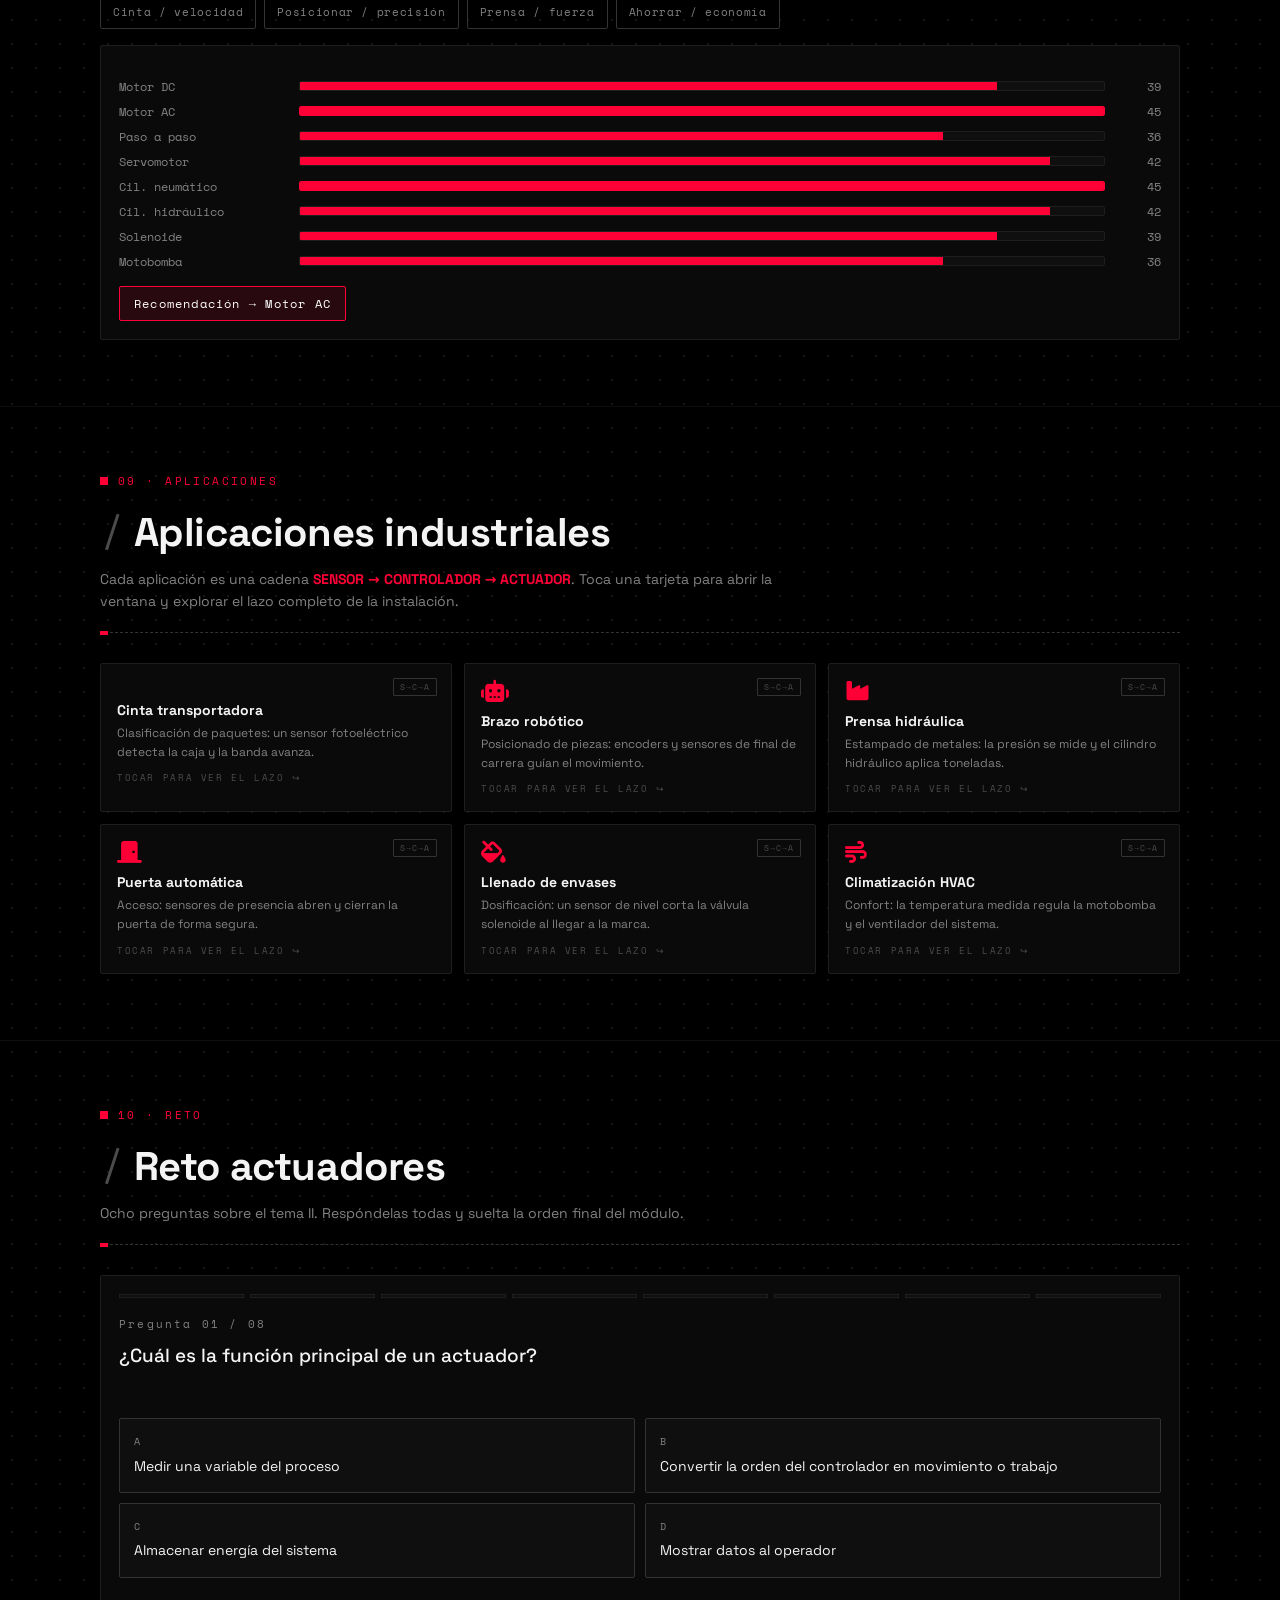
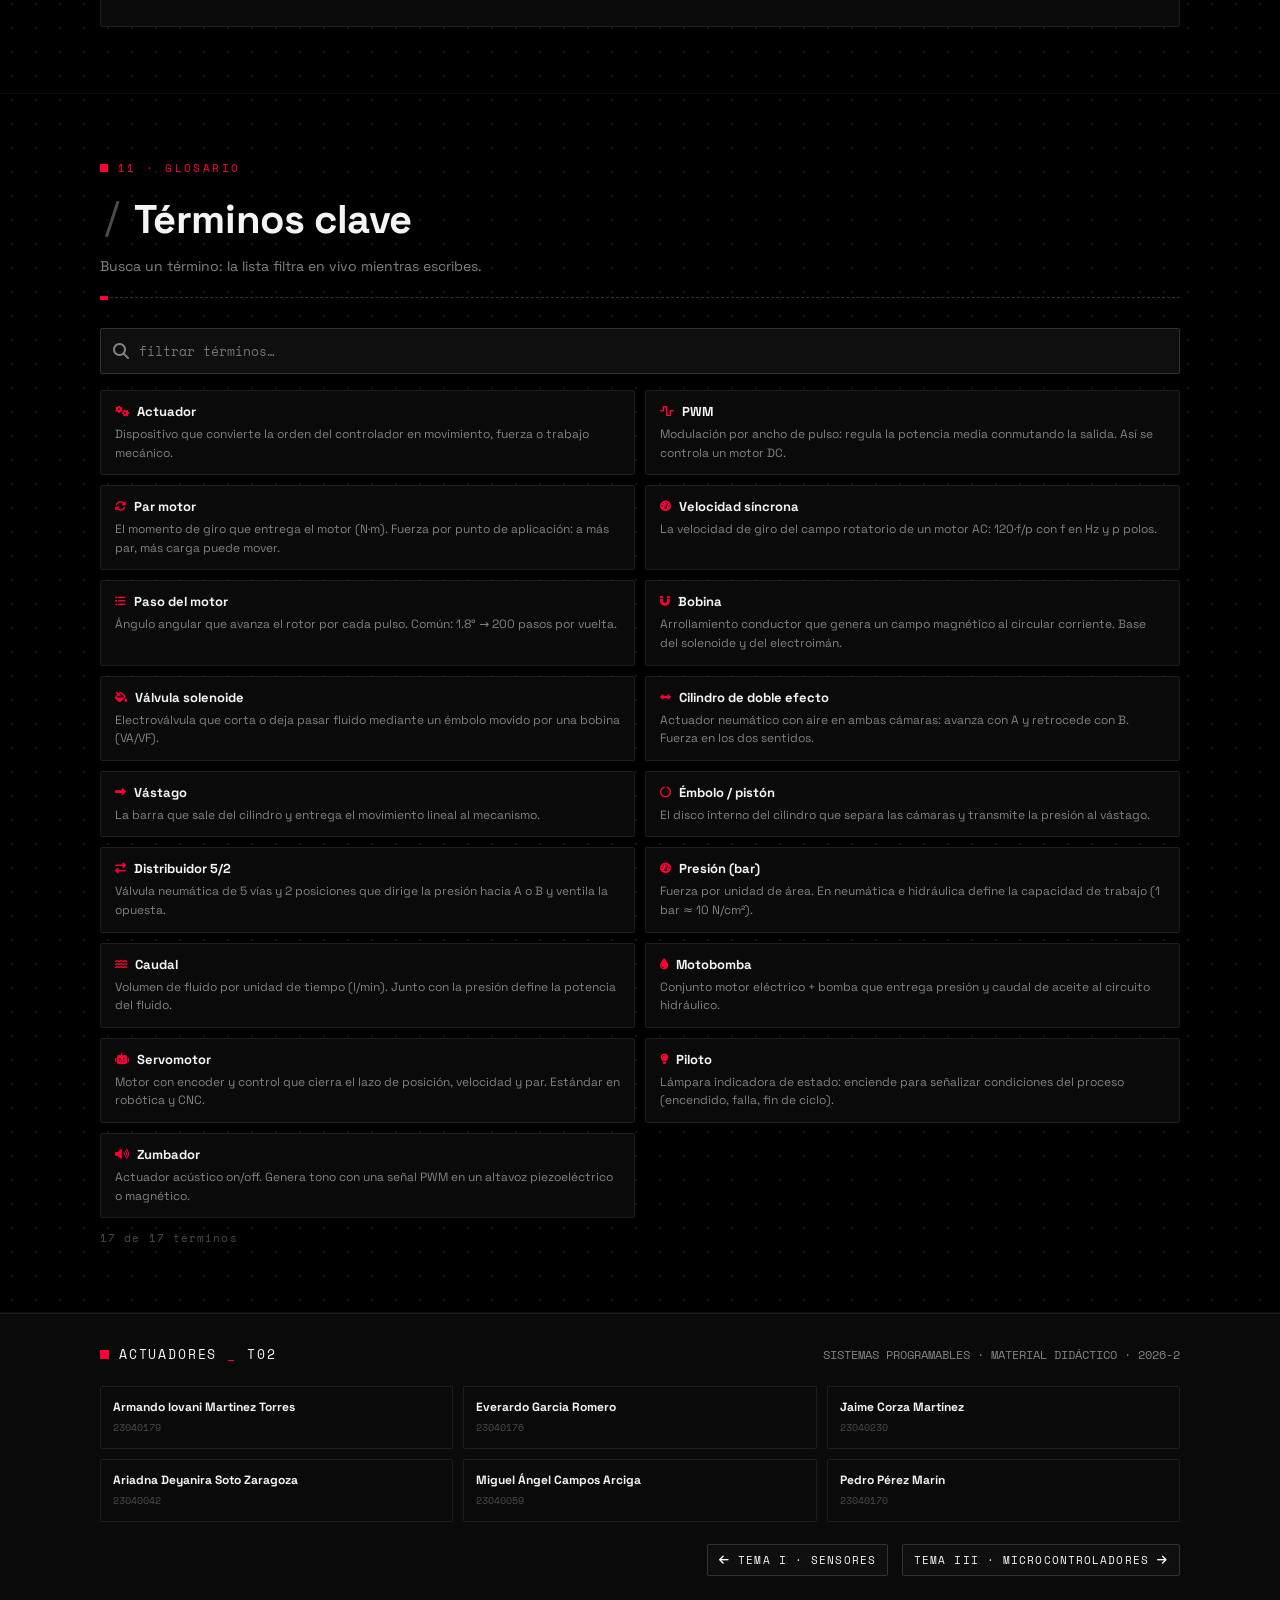
<file: tema2.html>
<!DOCTYPE html>
<html lang="es">
<head>
<meta charset="UTF-8">
<meta name="viewport" content="width=device-width, initial-scale=1.0">
<title>Actuadores · Sistemas Programables · T02</title>
<link rel="stylesheet" href="assets/vendor/fontawesome/fontawesome.min.css">
<link rel="stylesheet" href="assets/vendor/driver/driver.min.css">
<link rel="stylesheet" href="assets/css/styles.css">
<link rel="stylesheet" href="assets/css/tema2.css">
</head>
<body>

<!-- ======================= BARRA SUPERIOR ======================= -->
<header class="topbar">
  <div class="wrap topbar-in">
    <a class="nav-logo" href="index.html"><span class="dotp"></span>ACTUADORES<span class="red">_</span>T02</a>
    <nav class="nav-chips" id="navChips">
      <a class="nav-chip" href="#inicio">01</a>
      <a class="nav-chip" href="#concepto">02</a>
      <a class="nav-chip" href="#clas">03</a>
      <a class="nav-chip" href="#elect">04</a>
      <a class="nav-chip" href="#neum">05</a>
      <a class="nav-chip" href="#hidr">06</a>
      <a class="nav-chip" href="#ond">07</a>
      <a class="nav-chip" href="#comp">08</a>
      <a class="nav-chip" href="#criterio">09</a>
      <a class="nav-chip" href="#apli">10</a>
      <a class="nav-chip" href="#reto">11</a>
      <a class="nav-chip" href="#glos">12</a>
    </nav>
    <div class="theme-seg">
      <a href="index.html">T01</a>
      <a href="tema2.html" class="on">T02</a>
      <a href="tema3.html">T03</a>
    </div>
    <button class="tour-btn" id="btnTour" type="button">Recorrido</button>
  </div>
</header>

<!-- ======================= MARQUEE ======================= -->
<div class="marquee" aria-hidden="true">
  <div class="marquee-track" id="marquee:track">
    <span class="m-sep">●</span><span class="m-item">Sistemas Programables — <b>Tema II: Actuadores</b></span>
    <span class="m-sep">●</span><span class="m-item">Sensor → Controlador → Actuador</span>
    <span class="m-sep">●</span><span class="m-item">Eléctricos · Neumáticos · Hidráulicos</span>
    <span class="m-sep">●</span><span class="m-item">Motor DC · AC · Paso a paso</span>
    <span class="m-sep">●</span><span class="m-item">Válvulas · Motobombas · Cilindros</span>
    <span class="m-sep">●</span><span class="m-item">Estilo Nothing · Cero internet</span>
    <span class="m-sep">●</span><span class="m-item">Sistemas Programables — <b>Tema II: Actuadores</b></span>
    <span class="m-sep">●</span><span class="m-item">Sensor → Controlador → Actuador</span>
    <span class="m-sep">●</span><span class="m-item">Eléctricos · Neumáticos · Hidráulicos</span>
    <span class="m-sep">●</span><span class="m-item">Motor DC · AC · Paso a paso</span>
    <span class="m-sep">●</span><span class="m-item">Válvulas · Motobombas · Cilindros</span>
    <span class="m-sep">●</span><span class="m-item">Estilo Nothing · Cero internet</span>
  </div>
</div>

<main>
<!-- ======================= HERO ======================= -->
<section class="hero section" id="inicio">
  <div class="wrap">
    <div class="herolay">
      <div class="hero-copy">
        <div class="hero-kick">Sistemas Programables · T02</div>
        <h1 class="big">ACTUADORES<span class="red">.</span></h1>
        <p>Si los sensores son los <b class="muted">ojos</b> del sistema, los actuadores son sus <b class="red">músculos</b>: reciben una orden del controlador y la convierten en movimiento físico. Esta página explora la otra mitad del lazo sensor → controlador → actuador, con la misma estética reducida del tema anterior.</p>
        <div class="hero-cta">
          <button class="btn red" id="btnTour2" type="button">Iniciar recorrido</button>
          <button class="btn" data-goto="#concepto" type="button">Ir a materia</button>
        </div>
      </div>

      <div class="hero-stage">
        <div class="hs-head"><span>consola · bus_actuadores</span><span class="red">● live</span></div>
        <div class="hs-body">
          <div class="feedbox" id="feed2"></div>
          <div class="glyphrow"><canvas id="heroGlyph2" width="240" height="52"></canvas></div>
          <div class="hs-label">glyph // actuador</div>
        </div>
      </div>
    </div>

    <div class="statrow">
      <div class="stat"><div class="stat-num">11<i>/</i>12</div><div class="stat-lbl">secciones</div></div>
      <div class="stat"><div class="stat-num">04</div><div class="stat-lbl">familias de actuadores</div></div>
      <div class="stat"><div class="stat-num">09</div><div class="stat-lbl">demos interactivas</div></div>
      <div class="stat"><div class="stat-num">S→C→A</div><div class="stat-lbl">lazo completo</div></div>
    </div>
  </div>
</section>

<!-- ======================= 01 CONCEPTO / LAZO ======================= -->
<section class="section" id="concepto">
  <div class="wrap">
    <div class="sec-head">
      <div class="sec-kick"><span class="sq"></span>01 · concepto</div>
      <h2 class="sec-title"><span class="num">/</span>Qué es un actuador</h2>
      <p class="sec-sub">Un actuador es el componente final de un sistema programable: convierte la orden eléctrica, neumática o hidráulica del controlador en movimiento, fuerza o trabajo mecánico. Completa la cadena de la que los sensores son el inicio: <b class="red">SENSOR → CONTROLADOR → ACTUADOR</b>.</p>
      <div class="sec-line"></div>
    </div>

    <div class="cycle">
      <div>
        <p class="muted small" style="margin-bottom:14px;line-height:1.7">Arma la cadena activando los tres bloques y pulsa <b class="red">EJECUTAR</b> para ver la orden recorrer todo el camino hasta el músculo del sistema.</p>
        <div class="act-chain" id="chainAct">
          <div class="act-node" data-on="false">
            <div class="an-top"><div class="an-ico"><i class="fas fa-microchip"></i></div><div><div class="an-name">Sensor</div><div class="an-desc">percibe la variable y la digitaliza</div></div></div>
          </div>
          <div class="act-chain-arrow"><span class="arrow">→</span> adquisición</div>
          <div class="act-node" data-on="false">
            <div class="an-top"><div class="an-ico"><i class="fas fa-code"></i></div><div><div class="an-name">Controlador</div><div class="an-desc">decide: compara contra la consigna</div></div></div>
          </div>
          <div class="act-chain-arrow"><span class="arrow">→</span> orden de salida</div>
          <div class="act-node" data-on="false">
            <div class="an-top"><div class="an-ico"><i class="fas fa-cogs"></i></div><div><div class="an-name">Actuador</div><div class="an-desc">convierte la orden en movimiento</div></div></div>
          </div>
        </div>
        <button class="btn red" id="btnExec" type="button" style="margin-top:16px" disabled>Ejecutar orden →</button>
        <div class="exec-read" id="execRead">
          <div class="l dim">bus_actuador :: la cadena está incompleta. Activa sensor, controlador y actuador.</div>
        </div>
      </div>

      <div class="loop-card">
        <div class="loop-tag">lazo cerrado · realimentación en vivo</div>
        <p class="muted small" style="line-height:1.7">Ejemplo obligatorio de la relación <b class="red">S→C→A</b>. Mueve la <b>consigna</b> (setpoint) y observa cómo el sensor reporta, el controlador compara y el actuador mueve la carga hasta equilibrarse.</p>
        <div class="readrow" style="margin:12px 0 4px"><span class="muted">consigna · setpoint</span><b id="cpSetVal" class="red">50</b></div>
        <input type="range" id="cpSet" min="0" max="100" value="50" class="accent">

        <div class="loop-cols" style="margin-top:12px">
          <div class="loop-cell" id="lpSensor">
            <div class="lc-head"><span>sensor</span><i class="lc-ico fas fa-eye"></i></div>
            <div class="lc-val" id="lpSensorVal">0.0 %</div>
            <div class="lc-bar"><i id="lpSensorBar"></i></div>
          </div>
          <div class="loop-cell" id="lpCtrl">
            <div class="lc-head"><span>controlador</span><i class="lc-ico fas fa-code-branch"></i></div>
            <div class="lc-val" id="lpCtrlVal">0 %</div>
            <div class="lc-bar"><i id="lpCtrlBar"></i></div>
          </div>
          <div class="loop-cell" id="lpAct">
            <div class="lc-head"><span>actuador</span><i class="lc-ico fas fa-cogs"></i></div>
            <div class="lc-val" id="lpActVal">0 %</div>
            <div class="lc-bar"><i id="lpActBar"></i></div>
          </div>
        </div>

        <div class="loop-foot">
          <span class="loop-status" id="lpStatus"><span class="dot"></span>INICIALIZANDO</span>
          <button class="btn" id="lpPert" type="button" style="margin-left:auto;font-size:10px">Perturbar</button>
        </div>
        <p class="mono muted small" style="margin-top:10px;line-height:1.7">error del lazo: <b class="red" id="lpErr">0.0</b> — el controlador reduce el error hasta estabilizarse en la consigna.</p>
      </div>
    </div>
  </div>
</section>

<!-- ======================= 02 CLASIFICACIÓN ======================= -->
<section class="section" id="clas">
  <div class="wrap">
    <div class="sec-head">
      <div class="sec-kick"><span class="sq"></span>02 · clasificación</div>
      <h2 class="sec-title"><span class="num">/</span>Familias de actuadores</h2>
      <p class="sec-sub">Por la energía que consumen: eléctricos, neumáticos (aire comprimido), hidráulicos (aceite a presión) y mecánicos (transmisión de movimiento). Filtra la matriz y toca cualquier actuador para inspeccionarlo.</p>
      <div class="sec-line"></div>
    </div>

    <div class="segs" id="amaSegs" style="margin-bottom:16px">
      <button class="seg active" data-f="all" type="button">Todos</button>
      <button class="seg" data-f="elec" type="button">Eléctricos</button>
      <button class="seg" data-f="neum" type="button">Neumáticos</button>
      <button class="seg" data-f="hidr" type="button">Hidráulicos</button>
      <button class="seg" data-f="mech" type="button">Mecánicos</button>
    </div>

    <div class="card" style="padding:14px 16px;margin-bottom:14px">
      <span class="mono muted small" id="amaCount" style="letter-spacing:.12em;text-transform:uppercase">11 actuadores / 11 visibles</span>
      <div class="mono red small" id="amaDetail" style="margin-top:6px;letter-spacing:.04em">Selecciona un actuador para inspeccionarlo.</div>
    </div>

    <div class="cls" id="amaGrid">
      <div class="tile" data-c="elec" data-d="Convierte corriente continua en giro y par. Velocidad regulable por PWM; potencia media. Ideal para bandas y bombas de baja exigencia."><span class="cat">eléctrico</span><i class="fas fa-compress-alt"></i><b>Motor DC</b><span>corriente continua</span></div>
      <div class="tile" data-c="elec" data-d="Funciona con corriente alterna (monofásico o trifásico). Gran potencia y robustez; velocidad ligada a la frecuencia de red."><span class="cat">eléctrico</span><i class="fas fa-bolt"></i><b>Motor AC</b><span>ca · monofásico / trifásico</span></div>
      <div class="tile" data-c="elec" data-d="Gira en pasos discretos y exactos (p. ej. 1.8°). Posiciona sin encoder; el controlador entrega pulsos que definen ángulo y velocidad."><span class="cat">eléctrico</span><i class="fas fa-list-ul"></i><b>Motor paso a paso</b><span>pulsos · posicionamiento</span></div>
      <div class="tile" data-c="elec" data-d="Motor + encoder y control propio: cierra el lazo de posición, velocidad y par. El estándar en robótica y CNC."><span class="cat">eléctrico</span><i class="fas fa-robot"></i><b>Servomotor</b><span>lazo cerrado interno</span></div>
      <div class="tile" data-c="elec" data-d="Electroimán: conmuta un émbolo. Acción on/off rápida; se usa para válvulas, contactos y pilotos."><span class="cat">eléctrico</span><i class="fas fa-magnet"></i><b>Solenoide</b><span>on/off · bobina</span></div>
      <div class="tile" data-c="neum" data-d="Cilindro empujado por aire comprimido. Simple efecto (resorte) o doble efecto (aire en ambas cámaras). Rápidos, limpios y seguros."><span class="cat">neumático</span><i class="fas fa-wind"></i><b>Cilindro neumático</b><span>aire comprimido</span></div>
      <div class="tile" data-c="neum" data-d="Distribuye el aire entre las cámaras del cilindro. La 5/2 (5 vías, 2 posiciones) o la 3/2 gobiernan avance y retroceso."><span class="cat">neumático</span><i class="fas fa-exchange-alt"></i><b>Válvula neumática</b><span>distribuidor 5/2</span></div>
      <div class="tile" data-c="hidr" data-d="Bomba de aceite impulsada por un motor eléctrico: suministra presión y caudal al circuito hidráulico."><span class="cat">hidráulico</span><i class="fas fa-tint"></i><b>Motobomba</b><span>aceite a presión</span></div>
      <div class="tile" data-c="hidr" data-d="Cilindro movido por aceite a alta presión. Fuerzas enormes (prensas, excavadoras) con control fino del caudal."><span class="cat">hidráulico</span><i class="fas fa-arrows-alt-v"></i><b>Cilindro hidráulico</b><span>alta fuerza</span></div>
      <div class="tile" data-c="hidr" data-d="Genera el flujo de aceite. Puede ser de engranajes, paletas o pistones; define presión (bar) y caudal (l/min) del sistema."><span class="cat">hidráulico</span><i class="fas fa-cog"></i><b>Bomba hidráulica</b><span>caudal · presión</span></div>
      <div class="tile" data-c="mech" data-d="Convierten y transmiten movimiento: engranajes, levas, tornillo sinfín, embragues. Bajan la velocidad y multiplican el par."><span class="cat">mecánico</span><i class="fas fa-cogs"></i><b>Transmisiones</b><span>engranaje · leva · leva</span></div>
    </div>
  </div>
</section>

<!-- ======================= 03 ELÉCTRICOS / MOTORES ======================= -->
<section class="section" id="elect">
  <div class="wrap">
    <div class="sec-head">
      <div class="sec-kick"><span class="sq"></span>03 · eléctricos</div>
      <h2 class="sec-title"><span class="num">/</span>Motores eléctricos</h2>
      <p class="sec-sub">Tres máquinas que convierten energía eléctrica en giro con personalidades distintas: el <b>DC</b> se regula con PWM, el <b>AC</b> gira a la velocidad de la red y el <b>paso a paso</b> posiciona por pulsos. Cambia de motor y juega con sus controles.</p>
      <div class="sec-line"></div>
    </div>

    <div class="cmp-panel">
      <div class="segs" id="motTabs">
        <button class="seg red active" data-m="dc" type="button">Motor DC</button>
        <button class="seg red" data-m="ac" type="button">Motor AC</button>
        <button class="seg red" data-m="step" type="button">Motor paso a paso</button>
      </div>

      <div class="mot-grid">
        <canvas class="mot-canvas" id="motCanvas" width="210" height="150"></canvas>

        <div class="mot-ctl">
          <p class="mono muted small" id="motPrinc" style="line-height:1.7">—</p>

          <div id="ctlDC">
            <div class="mono muted small" style="margin-bottom:4px">ciclo de trabajo · PWM</div>
            <input type="range" id="dcPwm" min="0" max="100" value="0" class="accent">
            <div class="row" style="display:flex;gap:8px;flex-wrap:wrap;margin-top:6px">
              <button class="btn" id="dcDir" type="button"><i class="fas fa-sync-alt"></i> Invertir sentido</button>
              <span class="mono muted small" style="align-self:center" id="dcDirV">CW →</span>
            </div>
          </div>
          <div id="ctlAC" style="display:none">
            <div class="row">
              <button class="btn red" id="acOn" type="button">Encender</button>
              <button class="btn" id="acRev" type="button" disabled>Invertir fases</button>
            </div>
            <p class="muted small" style="line-height:1.6;font-size:11px">Invertir dos fases del trifásico cambia el sentido del campo giratorio.</p>
          </div>
          <div id="ctlSTEP" style="display:none">
            <div class="row">
              <button class="btn" id="spL" type="button">◀ paso</button>
              <button class="btn" id="spR" type="button">paso ▶</button>
              <button class="btn red" id="spAuto" type="button">Auto: OFF</button>
            </div>
            <div class="readrow"><span class="muted">ángulo del rotor</span><b id="spAngle">0.0°</b></div>
          </div>

          <div id="dcCtl2" style="display:none">
            <div class="mono muted small" style="margin-bottom:4px">carga mecánica</div>
            <input type="range" id="dcLoad" min="0" max="100" value="0" class="accent">
          </div>
        </div>
      </div>

      <div class="m-reads">
        <div class="t-readrow" style="grid-template-columns:repeat(4,1fr)">
          <div class="t-read"><span>velocidad</span><b id="mR1">0 rpm</b></div>
          <div class="t-read"><span>par</span><b id="mR2">0.00 N·m</b></div>
          <div class="t-read"><span>corriente</span><b id="mR3">0.15 A</b></div>
          <div class="t-read"><span>potencia</span><b id="mR4">0 W</b></div>
        </div>
        <div class="coil-row" id="coilRow" style="display:none;margin-top:4px">
          <div class="coil" data-ph="0">A+</div>
          <div class="coil" data-ph="1">B+</div>
          <div class="coil" data-ph="2">A−</div>
          <div class="coil" data-ph="3">B−</div>
        </div>
      </div>
    </div>
  </div>
</section>

<!-- ======================= 04 NEUMÁTICOS ======================= -->
<section class="section" id="neum">
  <div class="wrap">
    <div class="sec-head">
      <div class="sec-kick"><span class="sq"></span>04 · neumáticos</div>
      <h2 class="sec-title"><span class="num">/</span>Actuadores neumáticos</h2>
      <p class="sec-sub">El aire comprimido es barato, limpio y rápido. Un cilindro neumático empuja un vástago cuando una válvula distribuidora dirige la presión a su cámara. Prueba efecto simple (retorno por resorte) y doble efecto (aire en ambas cámaras).</p>
      <div class="sec-line"></div>
    </div>

    <div class="cmp-panel">
      <div class="segs" id="pneTabs">
        <button class="seg red active" data-p="se" type="button">Simple efecto</button>
        <button class="seg red" data-p="dde" type="button">Doble efecto</button>
      </div>

      <div class="pneu-stage">
        <div class="grid-dots"></div>
        <div class="hose" id="pneHose"></div>
        <div class="pneu-vis">
          <div class="cyl-barrel"></div>
          <div class="cyl-piston" id="pnePiston" style="left:62px"></div>
          <div class="cyl-rod" id="pneRod" style="left:150px;width:10px"></div>
          <div class="cyl-tip" id="pneTip" style="left:160px"></div>
          <div class="cyl-ports">
            <span class="pt"><i></i> P · suministro</span>
            <span class="pt"><i></i> A · avance</span>
            <span class="pt"><i></i> B · retroceso</span>
            <span class="pt"><i></i> R · escape</span>
          </div>
        </div>
      </div>

      <div class="row" style="display:flex;gap:10px;flex-wrap:wrap;margin-top:14px">
        <button class="btn red" id="pneAv" type="button"><i class="fas fa-arrow-right"></i> Avanzar 1.4</button>
        <button class="btn" id="pneRe" type="button"><i class="fas fa-arrow-left"></i> Retroceder 1.2</button>
      </div>

      <div class="t-readrow" style="grid-template-columns:repeat(3,1fr);margin-top:14px">
        <div class="t-read"><span>válvula 5/2</span><b id="pneValve">vía B → escape</b></div>
        <div class="t-read"><span>posición del vástago</span><b id="pnePos">0 mm</b></div>
        <div class="t-read"><span>presión de línea</span><b id="pnePress">0 bar</b></div>
      </div>
      <p class="mono muted small" id="pnePrinc" style="line-height:1.7;margin-top:12px">—</p>
    </div>
  </div>
</section>

<!-- ======================= 05 HIDRÁULICOS ======================= -->
<section class="section" id="hidr">
  <div class="wrap">
    <div class="sec-head">
      <div class="sec-kick"><span class="sq"></span>05 · hidráulicos</div>
      <h2 class="sec-title"><span class="num">/</span>Actuadores hidráulicos</h2>
      <p class="sec-sub">El aceite a presión multiplica la fuerza. Una motobomba alimenta un cilindro hidráulico que eleva cargas enormes con movimientos suaves. Mantén pulsado BOMBEAR y mira crecer la presión.</p>
      <div class="sec-line"></div>
    </div>

    <div class="cmp-panel">
      <div class="hyd-stage">
        <div class="grid-dots"></div>
        <div class="hyd-flex">
          <div class="hyd-pump" id="hydPumpIcon">
            <span class="blades"><i class="fas fa-fan"></i></span>
          </div>
          <div class="hyd-cyl">
            <div class="hyd-cap"></div>
            <div class="hyd-rod" id="hydRod" style="bottom:26px;height:24px"></div>
            <div class="hyd-piston" id="hydPiston" style="bottom:4px"></div>
            <div class="hyd-barrel"></div>
            <div class="hyd-bar"><i id="hydBarFill"></i></div>
          </div>
        </div>
      </div>

      <div class="row" style="display:flex;gap:10px;flex-wrap:wrap;margin-top:14px">
        <button class="btn red" id="hydPump" type="button"><i class="fas fa-tint"></i> Bombear (mantén)</button>
        <button class="btn" id="hydVent" type="button">Descargar</button>
      </div>

      <div class="t-readrow" style="grid-template-columns:repeat(3,1fr);margin-top:14px">
        <div class="t-read"><span>presión del aceite</span><b class="red" id="hydPress">0 bar</b></div>
        <div class="t-read"><span>fuerza del cilindro</span><b id="hydForce">0 kN</b></div>
        <div class="t-read"><span>posición del émbolo</span><b id="hydPos">0 %</b></div>
      </div>
      <p class="mono muted small" id="hydPrinc" style="line-height:1.7;margin-top:12px">—</p>
    </div>
  </div>
</section>

<!-- ======================= 06 ON/OFF ======================= -->
<section class="section" id="ond">
  <div class="wrap">
    <div class="sec-head">
      <div class="sec-kick"><span class="sq"></span>06 · on/off</div>
      <h2 class="sec-title"><span class="num">/</span>Dispositivos de señal y conmutación</h2>
      <p class="sec-sub">No todo actuador es un motor: la válvula solenoide corta fluidos, el piloto enciende una luz y el zumbador avisa con sonido. Tres actuadores de dos estados (on/off), tres interacciones.</p>
      <div class="sec-line"></div>
    </div>

    <div class="dev-grid">
      <!-- Válvula solenoide -->
      <div class="dev-card">
        <div class="dc-tt"><span>válvula solenoide</span><b id="solState">VF · cerrada</b></div>
        <div class="dev-vis" id="solVis">
          <span class="sol-port left" id="solPortL">O entrada</span>
          <div class="sol-coil"><i class="fas fa-bolt"></i></div>
          <div class="sol-plunger"></div>
          <span class="sol-port right" id="solPortR">VA·VF</span>
        </div>
        <button class="btn" id="solBtn" type="button">Energizar bobina</button>
      </div>

      <!-- Piloto -->
      <div class="dev-card">
        <div class="dc-tt"><span>piloto / lámpara</span><b id="pilState">OFF</b></div>
        <div class="dev-vis" id="pilVis">
          <div class="lamp"><i class="fas fa-lightbulb"></i></div>
        </div>
        <button class="btn" id="pilBtn" type="button">Encender piloto</button>
      </div>

      <!-- Zumbador -->
      <div class="dev-card">
        <div class="dc-tt"><span>zumbador · buzzer</span><b id="buzzState">silenciado</b></div>
        <div class="dev-vis" id="buzzVis">
          <div class="buzz">
            <span class="arc a"></span>
            <span class="arc b"></span>
            <i class="fas fa-volume-up"></i>
          </div>
        </div>
        <button class="btn" id="buzzBtn" type="button">Pulsar (mantén)</button>
      </div>
    </div>

    <p class="muted small" style="line-height:1.7;margin-top:14px">Tres niveles de excitación de salida del controlador: la válvula acciona un proceso (flujo), el piloto indica un estado (visual, ~V LED) y el zumbador alerta (acústico, PWM en amplificador). Todos parten de un <b>sensor</b> que disparó la <b>lógica</b> del controlador.</p>
  </div>
</section>

<!-- ======================= 07 COMPARADOR ======================= -->
<section class="section" id="comp">
  <div class="wrap">
    <div class="sec-head">
      <div class="sec-kick"><span class="sq"></span>07 · comparador</div>
      <h2 class="sec-title"><span class="num">/</span>Comparativa de actuadores</h2>
      <p class="sec-sub">Toca cada fila para ver el perfil del actuador. La escala es 1–5: 5 = mejor desempeño (en fuerza, velocidad, precisión, silencio y economía).</p>
      <div class="sec-line"></div>
    </div>

    <div class="cmp-wrap">
      <div class="cmp-tbl" id="cmpTbl">
        <div class="hd">actuador</div>
        <div class="hd">fuerza</div>
        <div class="hd">velocidad</div>
        <div class="hd">precisión</div>
        <div class="hd">silencio</div>
        <div class="hd">economía</div>
      </div>
    </div>
    <div class="cmp-detail" id="cmpDetail">
      <span class="muted">Toca una fila del comparador para ver el detalle del actuador.</span>
      <b class="red" id="cmpRecom">—</b>
    </div>
    <p class="mono muted small" style="margin-top:10px;line-height:1.7">Nota: «silencio» y «economía» se muestran invertidos a propósito: una barra larga significa poco ruido y bajo costo. Ningún actuador gana en todo: la selección es un balance.</p>
  </div>
</section>

<!-- ======================= 08 CRITERIOS ======================= -->
<section class="section" id="criterio">
  <div class="wrap">
    <div class="sec-head">
      <div class="sec-kick"><span class="sq"></span>08 · selección</div>
      <h2 class="sec-title"><span class="num">/</span>Criterios de selección</h2>
      <p class="sec-sub">Pondera cuánto te importa cada criterio (0 a 5) y el asistente puntúa los actuadores para recomendarte el más adecuado.</p>
      <div class="sec-line"></div>
    </div>

    <div class="crit-grid">
      <div class="crit-item"><label>fuerza de salida</label><input type="range" id="crF" min="0" max="5" step="1" value="3" class="accent"><div class="readrow"><span class="muted">importancia</span><b id="crFv">3</b></div></div>
      <div class="crit-item"><label>precisión</label><input type="range" id="crP" min="0" max="5" step="1" value="3" class="accent"><div class="readrow"><span class="muted">importancia</span><b id="crPv">3</b></div></div>
      <div class="crit-item"><label>velocidad</label><input type="range" id="crV" min="0" max="5" step="1" value="3" class="accent"><div class="readrow"><span class="muted">importancia</span><b id="crVv">3</b></div></div>
      <div class="crit-item"><label>economía</label><input type="range" id="crE" min="0" max="5" step="1" value="3" class="accent"><div class="readrow"><span class="muted">importancia</span><b id="crEv">3</b></div></div>
    </div>

    <div class="segs" id="critPresets" style="margin:16px 0">
      <button class="seg red" data-s="vel" type="button">Cinta / velocidad</button>
      <button class="seg red" data-s="pres" type="button">Posicionar / precisión</button>
      <button class="seg red" data-s="frz" type="button">Prensa / fuerza</button>
      <button class="seg red" data-s="eco" type="button">Ahorrar / economía</button>
    </div>

    <div class="card">
      <div class="rank-list" id="rankList"></div>
      <div style="margin-top:16px"><span class="recom" id="rankRecom">Recomendación → esperando criterios</span></div>
    </div>
  </div>
</section>

<!-- ======================= 09 APLICACIONES ======================= -->
<section class="section" id="apli">
  <div class="wrap">
    <div class="sec-head">
      <div class="sec-kick"><span class="sq"></span>09 · aplicaciones</div>
      <h2 class="sec-title"><span class="num">/</span>Aplicaciones industriales</h2>
      <p class="sec-sub">Cada aplicación es una cadena <b class="red">SENSOR → CONTROLADOR → ACTUADOR</b>. Toca una tarjeta para abrir la ventana y explorar el lazo completo de la instalación.</p>
      <div class="sec-line"></div>
    </div>

    <div class="app-grid" id="appGrid">
      <div class="app-card" data-a="cinta"><span class="ac-node">S→C→A</span><i class="ac-ico fas fa-conveyor "></i><b>Cinta transportadora</b><p>Clasificación de paquetes: un sensor fotoeléctrico detecta la caja y la banda avanza.</p><span class="ac-link">tocar para ver el lazo ↪</span></div>
      <div class="app-card" data-a="brazo"><span class="ac-node">S→C→A</span><i class="ac-ico fas fa-robot"></i><b>Brazo robótico</b><p>Posicionado de piezas: encoders y sensores de final de carrera guían el movimiento.</p><span class="ac-link">tocar para ver el lazo ↪</span></div>
      <div class="app-card" data-a="prensa"><span class="ac-node">S→C→A</span><i class="ac-ico fas fa-industry"></i><b>Prensa hidráulica</b><p>Estampado de metales: la presión se mide y el cilindro hidráulico aplica toneladas.</p><span class="ac-link">tocar para ver el lazo ↪</span></div>
      <div class="app-card" data-a="puerta"><span class="ac-node">S→C→A</span><i class="ac-ico fas fa-door-closed"></i><b>Puerta automática</b><p>Acceso: sensores de presencia abren y cierran la puerta de forma segura.</p><span class="ac-link">tocar para ver el lazo ↪</span></div>
      <div class="app-card" data-a="llenado"><span class="ac-node">S→C→A</span><i class="ac-ico fas fa-fill-drip"></i><b>Llenado de envases</b><p>Dosificación: un sensor de nivel corta la válvula solenoide al llegar a la marca.</p><span class="ac-link">tocar para ver el lazo ↪</span></div>
      <div class="app-card" data-a="hvac"><span class="ac-node">S→C→A</span><i class="ac-ico fas fa-wind"></i><b>Climatización HVAC</b><p>Confort: la temperatura medida regula la motobomba y el ventilador del sistema.</p><span class="ac-link">tocar para ver el lazo ↪</span></div>
    </div>
  </div>
</section>

<!-- ======================= 10 RETO ======================= -->
<section class="section" id="reto">
  <div class="wrap">
    <div class="sec-head">
      <div class="sec-kick"><span class="sq"></span>10 · reto</div>
      <h2 class="sec-title"><span class="num">/</span>Reto actuadores</h2>
      <p class="sec-sub">Ocho preguntas sobre el tema II. Respóndelas todas y suelta la orden final del módulo.</p>
      <div class="sec-line"></div>
    </div>

    <div class="quizstage" id="quizStage2">
      <div class="qprog" id="qprog2"></div>
      <div class="qcount" id="qcount2">Pregunta 01 / 08</div>
      <div class="qtext" id="qtext2"></div>
      <div class="qopts" id="qopts2"></div>
      <div class="quiz-fb" id="qfb2"></div>
    </div>
  </div>
</section>

<!-- ======================= 11 GLOSARIO ======================= -->
<section class="section" id="glos">
  <div class="wrap">
    <div class="sec-head">
      <div class="sec-kick"><span class="sq"></span>11 · glosario</div>
      <h2 class="sec-title"><span class="num">/</span>Términos clave</h2>
      <p class="sec-sub">Busca un término: la lista filtra en vivo mientras escribes.</p>
      <div class="sec-line"></div>
    </div>

    <div class="gsearch"><i class="fas fa-search"></i><input id="gInput2" type="text" placeholder="filtrar términos…"></div>
    <div class="glist" id="glist2"></div>
    <div class="gcount" id="gcount2"></div>
  </div>
</section>
</main>

<!-- ======================= FOOTER ======================= -->
<footer>
  <div class="wrap">
    <div class="foot-top">
      <span class="nav-logo"><span class="dotp"></span>ACTUADORES<span class="red">_</span>T02</span>
      <span class="mono muted small">SISTEMAS PROGRAMABLES · MATERIAL DIDÁCTICO · 2026-2</span>
    </div>
    <div class="foot-team">
      <div><b>Armando Iovani Martinez Torres </b><span>23040179</span></div>
      <div><b>Everardo Garcia Romero</b><span>23040176</span></div>
      <div><b>Jaime Corza Martínez </b><span>23040230</span></div>
      <div><b>Ariadna Deyanira Soto Zaragoza</b><span>23040042</span></div>
      <div><b>Miguel Ángel Campos Arciga</b><span>23040059</span></div>
      <div><b>Pedro Pérez Marín</b><span>23040170</span></div>
    </div>
    <div class="foot-nav">
      <a class="btn" href="index.html"><i class="fas fa-arrow-left"></i> Tema I · Sensores</a>
      <a class="btn" href="tema3.html">Tema III · Microcontroladores <i class="fas fa-arrow-right"></i></a>
    </div>
  </div>
</footer>

<!-- ======================= MODAL APLICACIÓN ======================= -->
<div class="modal-back" id="modalBack">
  <div class="modal" role="dialog" aria-modal="true" aria-labelledby="modalTitle">
    <div class="modal-head"><b id="modalTitle">Aplicación</b><button class="modal-close" id="modalClose" type="button" aria-label="cerrar">×</button></div>
    <div class="modal-body">
      <p id="modalDesc"></p>
      <div class="scc-chain" id="modalChain"></div>
    </div>
  </div>
</div>

<script src="assets/vendor/driver/driver.min.js"></script>
<script src="assets/vendor/confetti/confetti.min.js"></script>
<script src="assets/js/app2.js"></script>
</body>
</html>
</file>
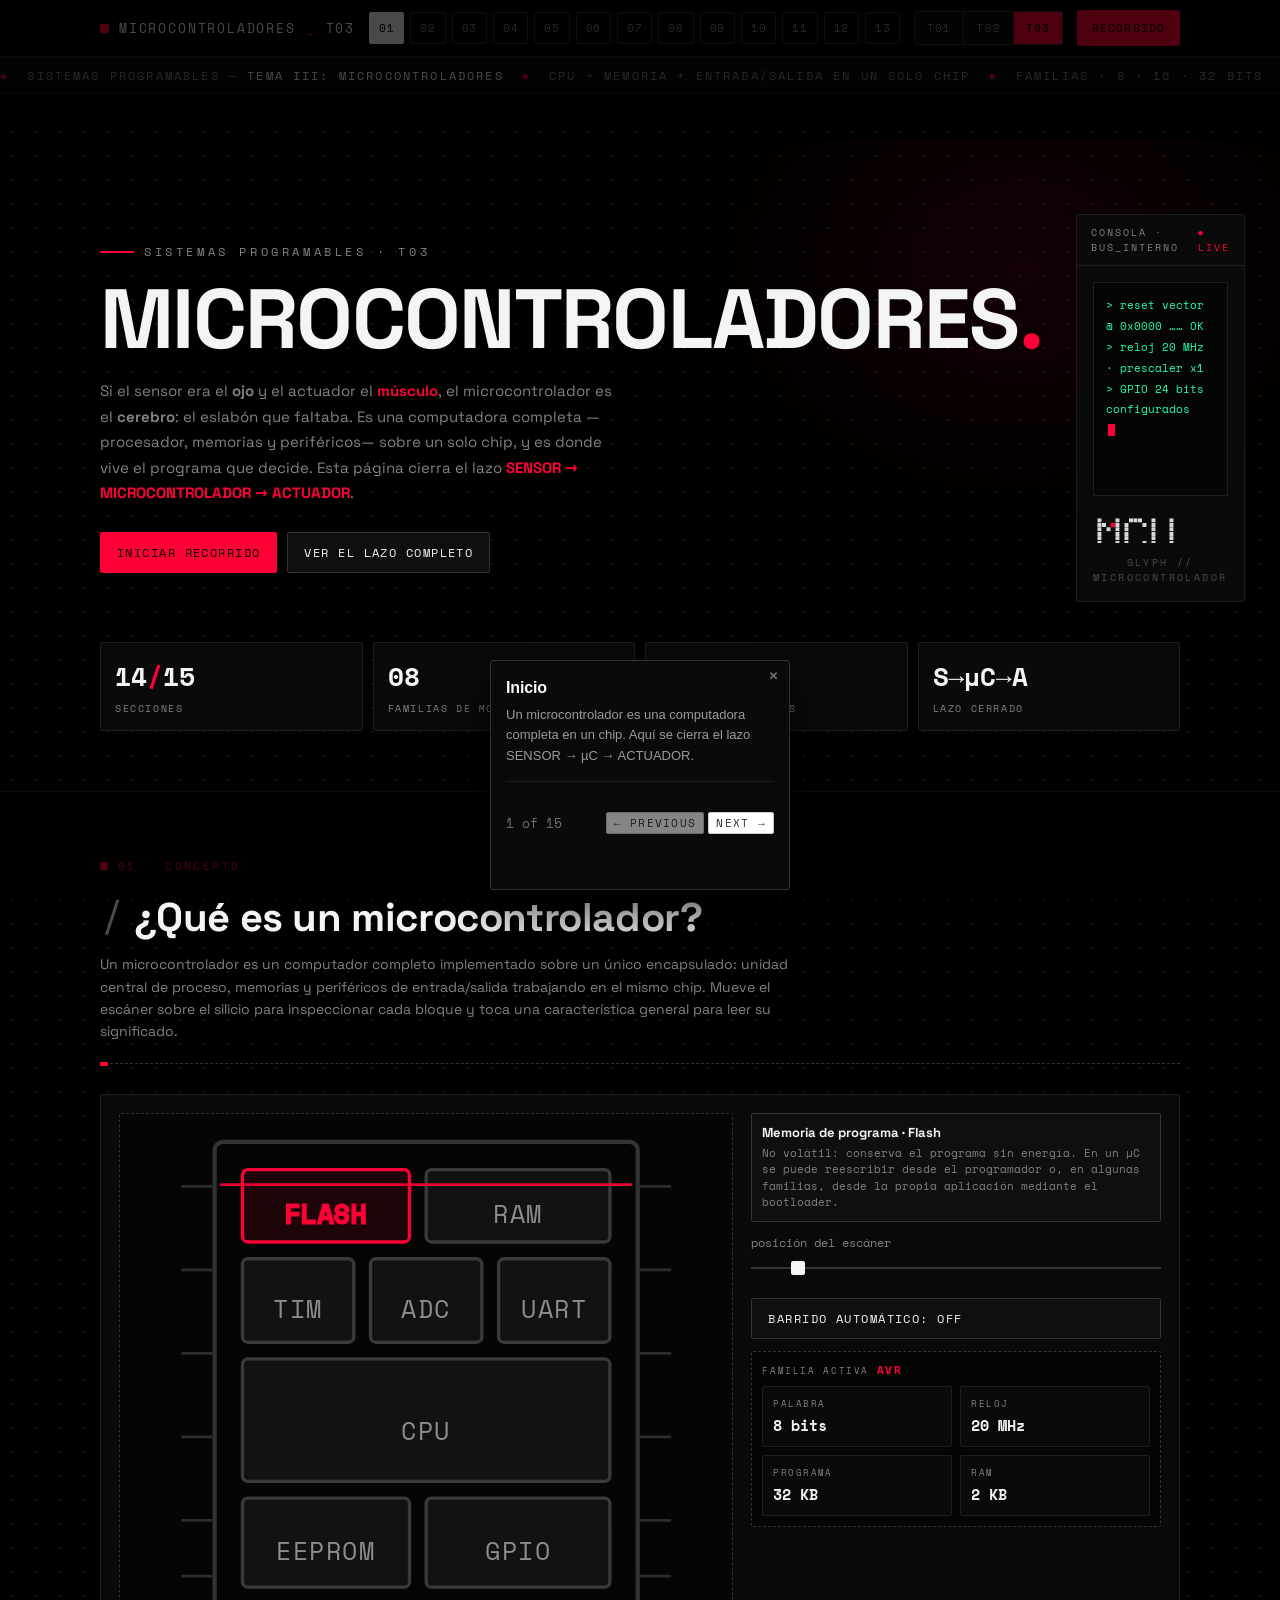
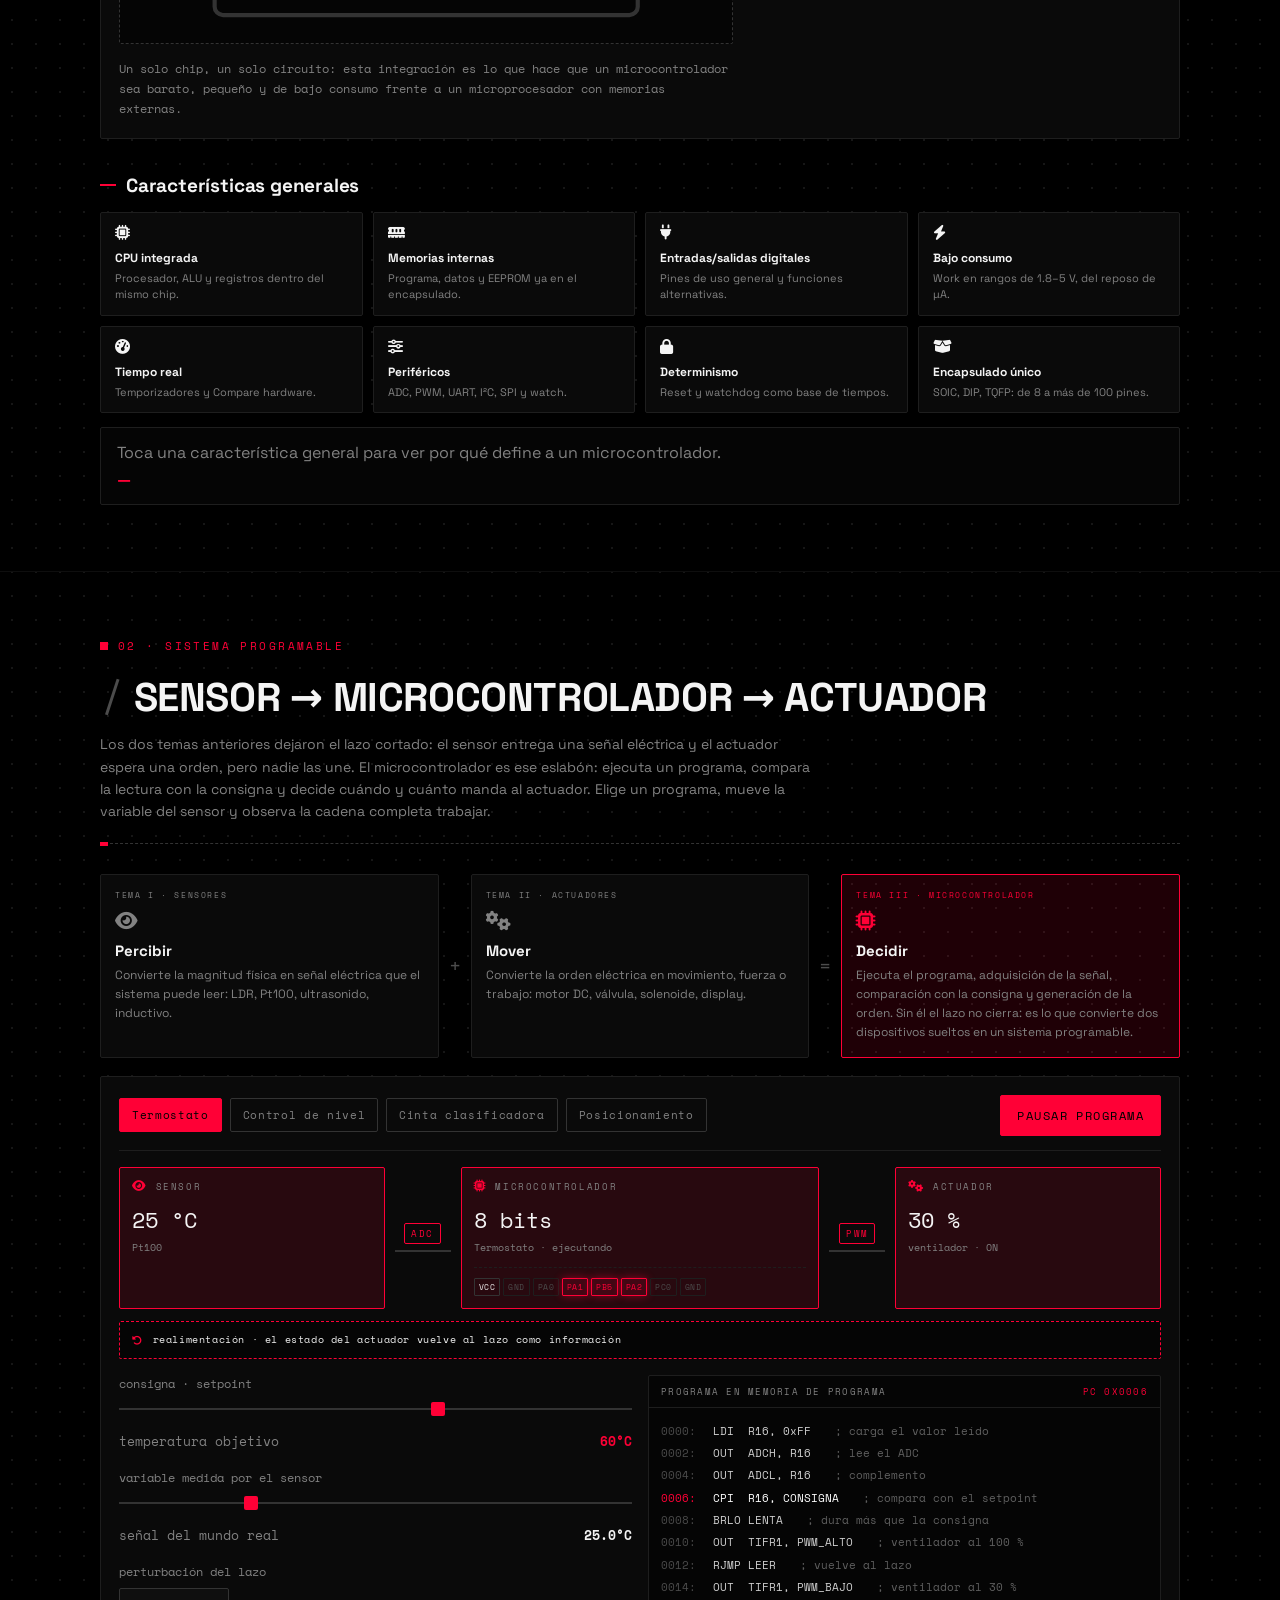
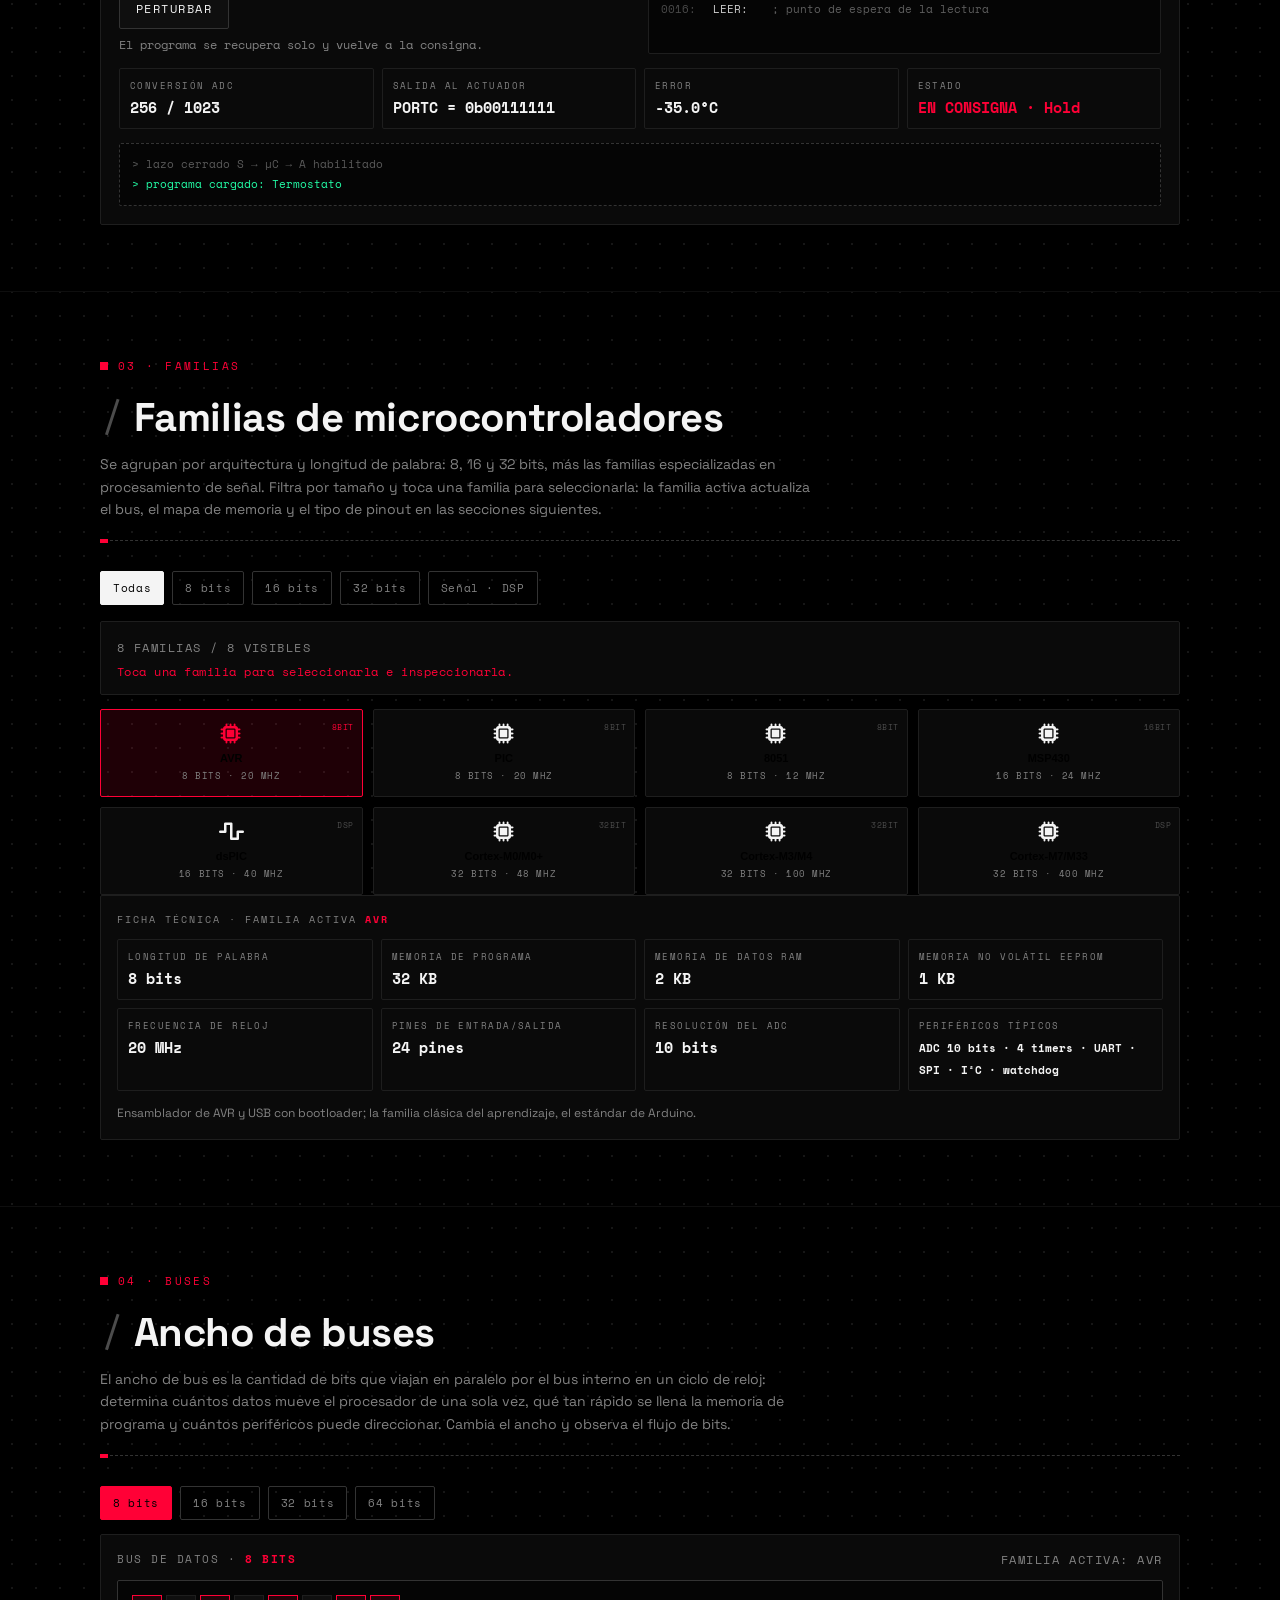
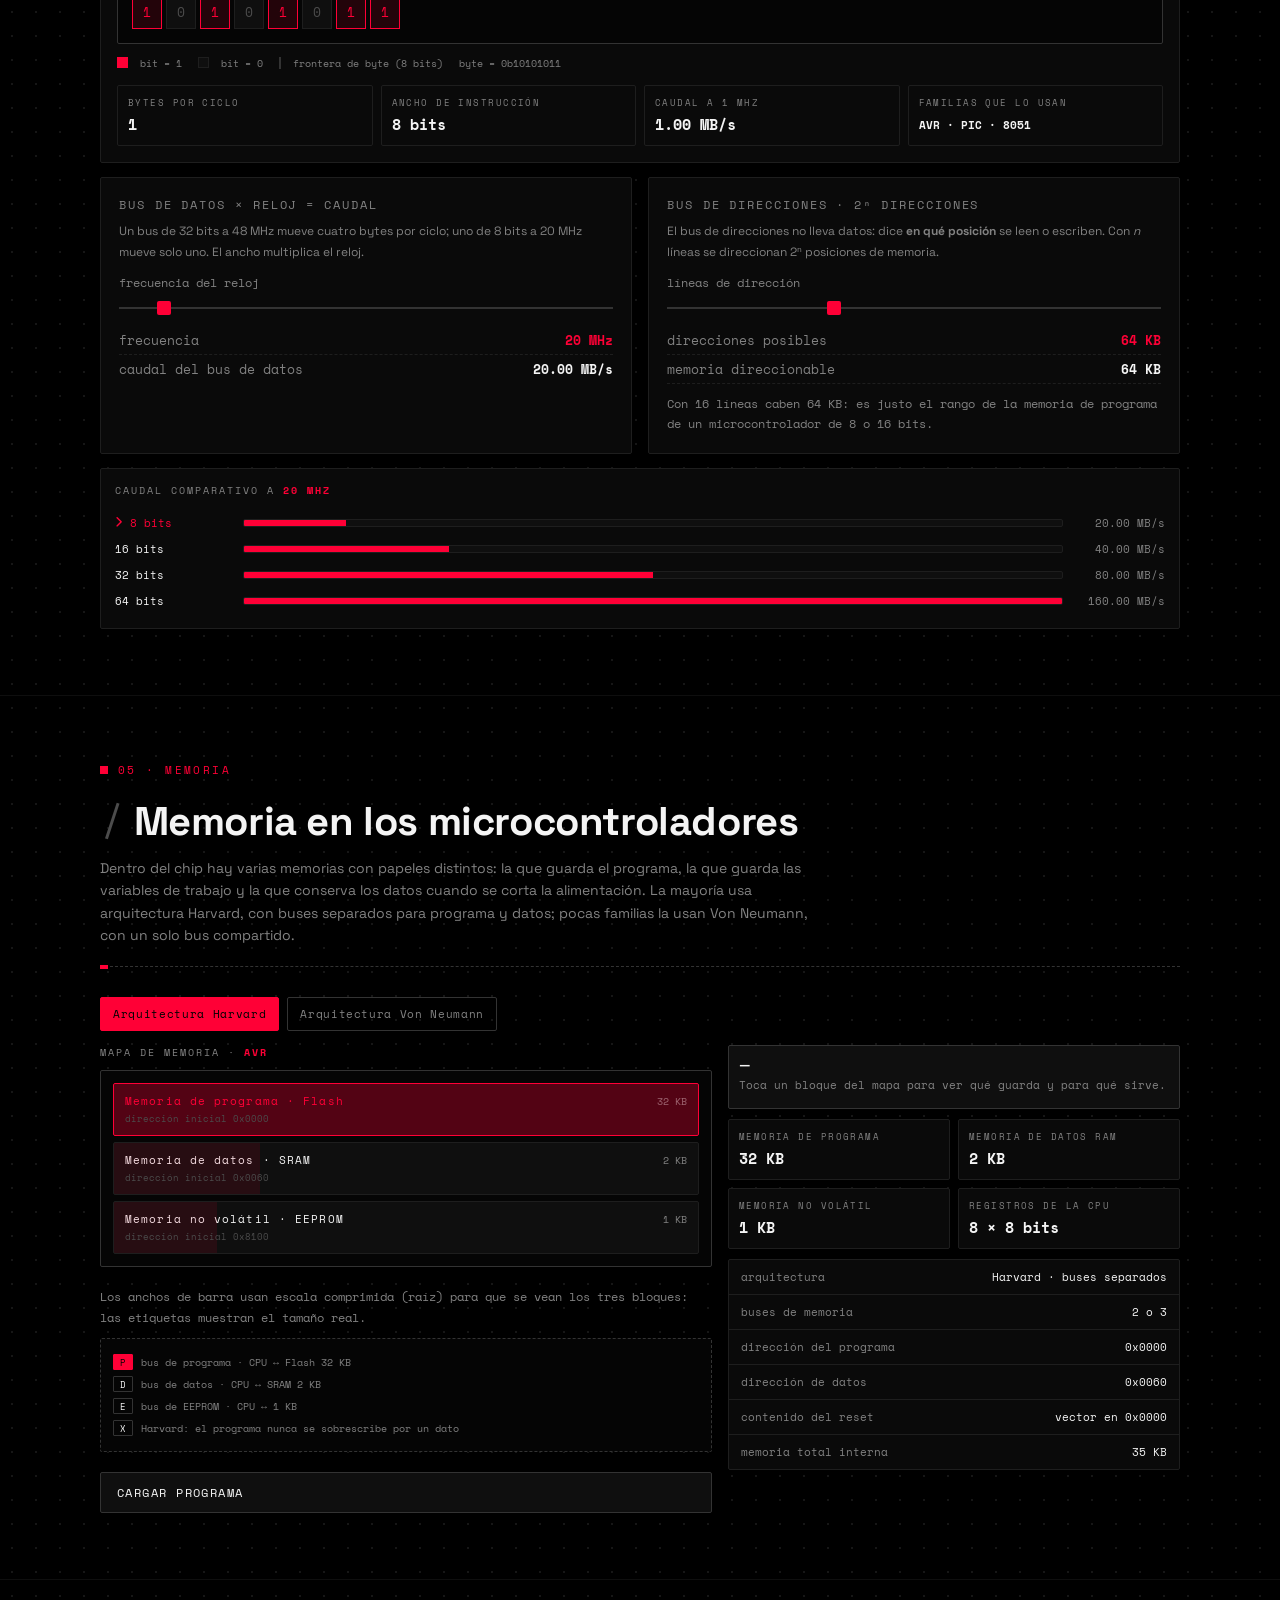
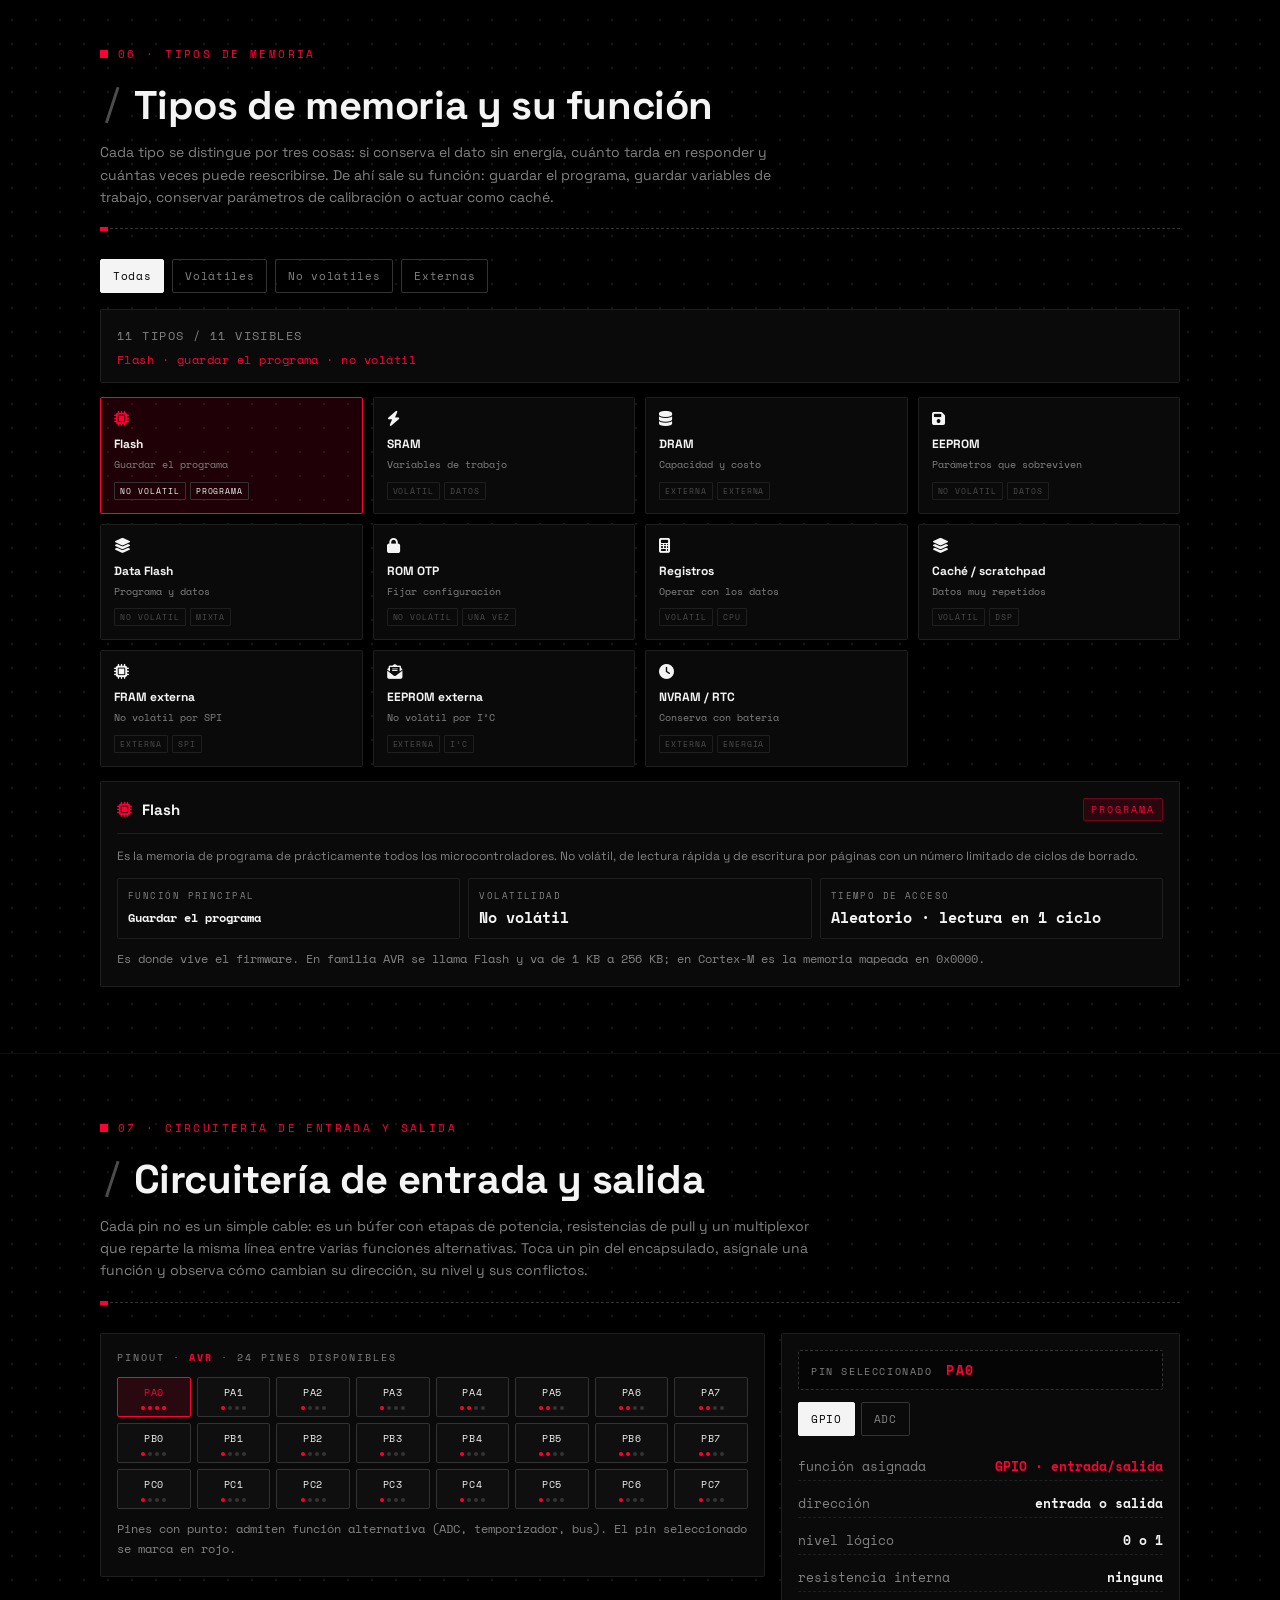
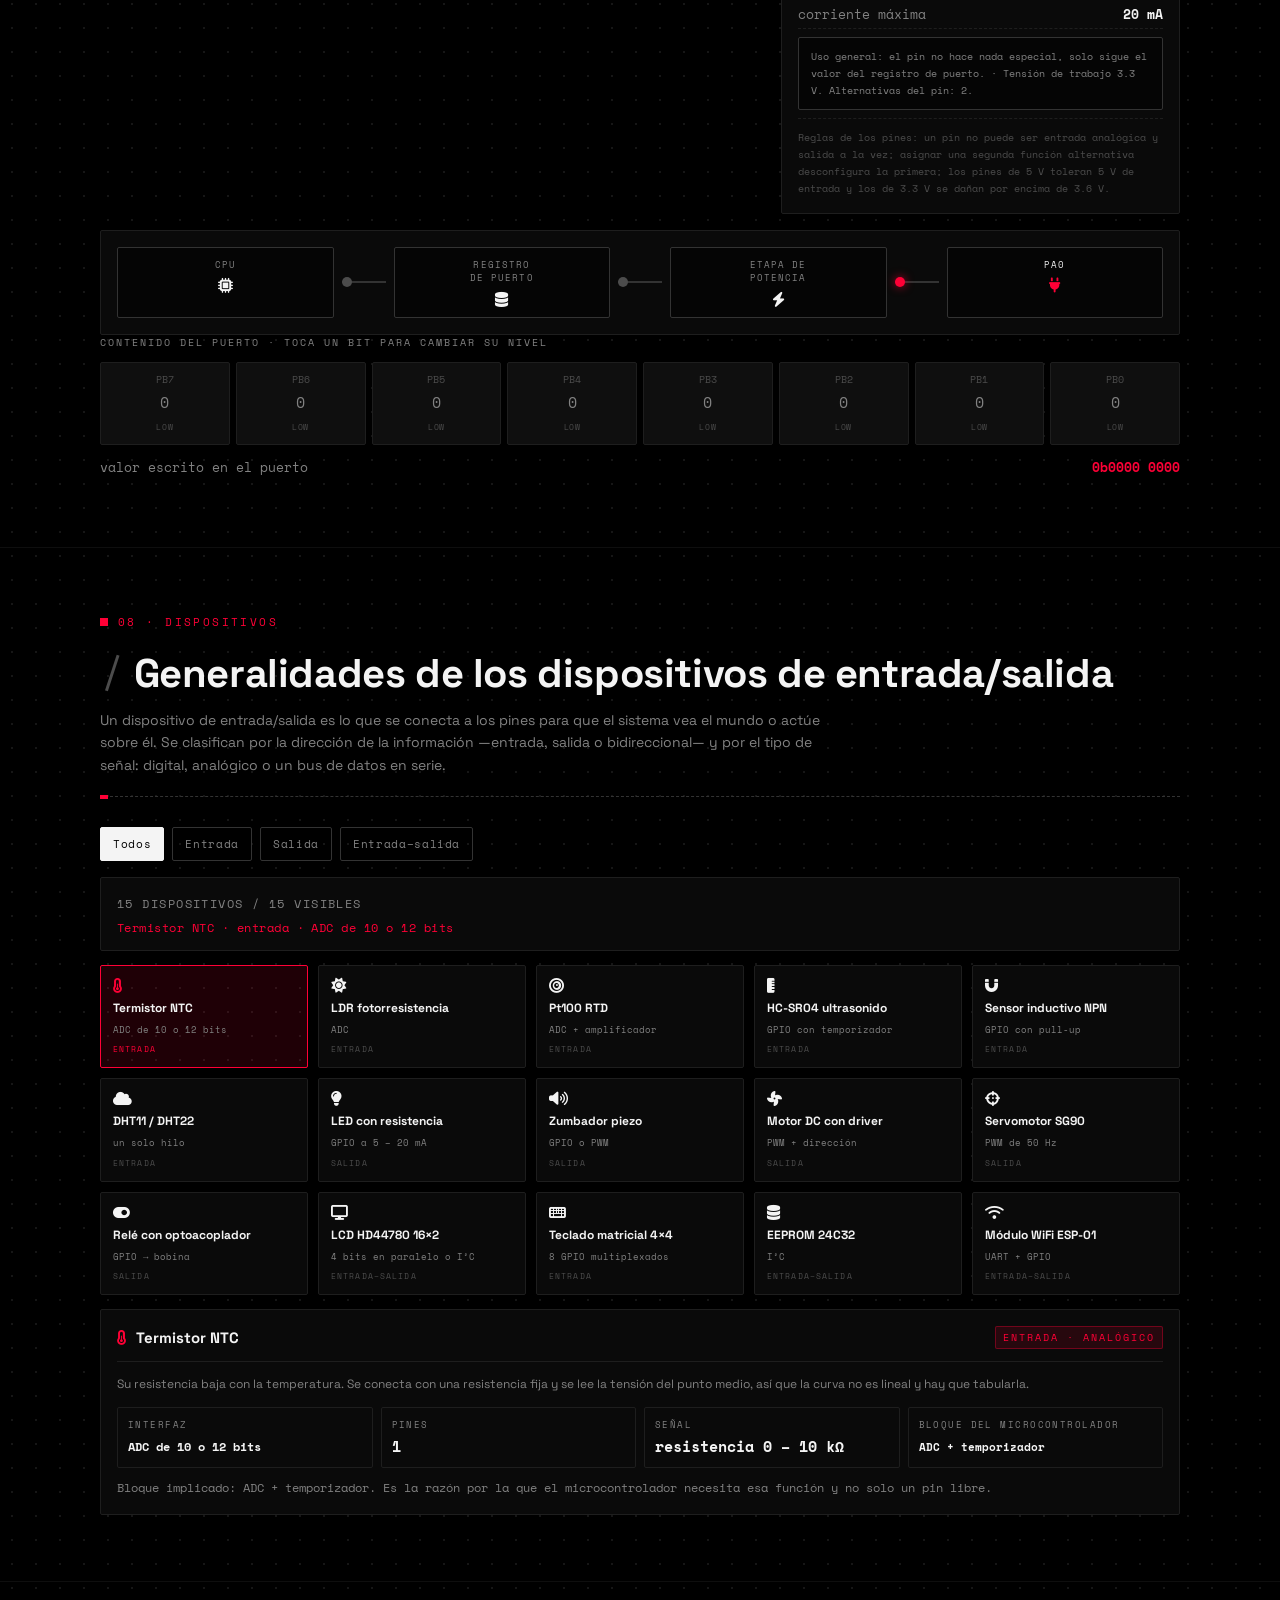
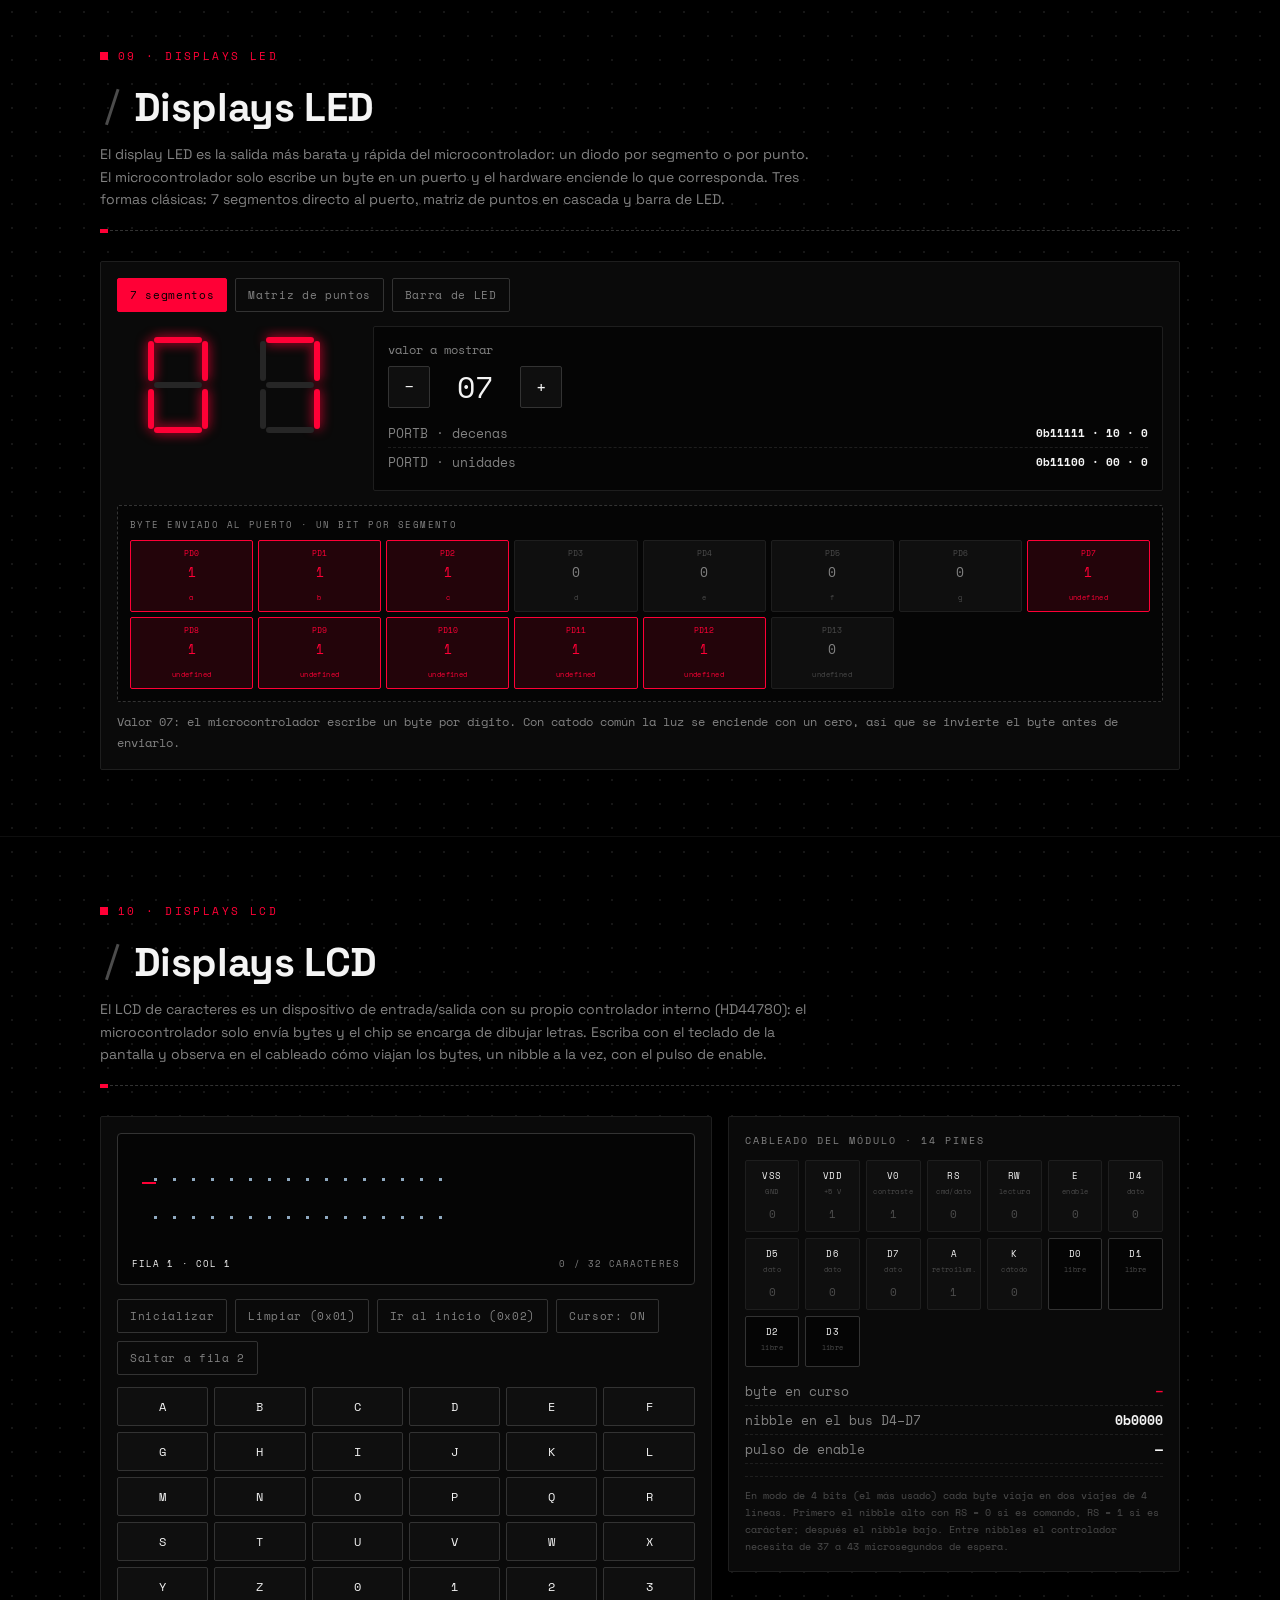
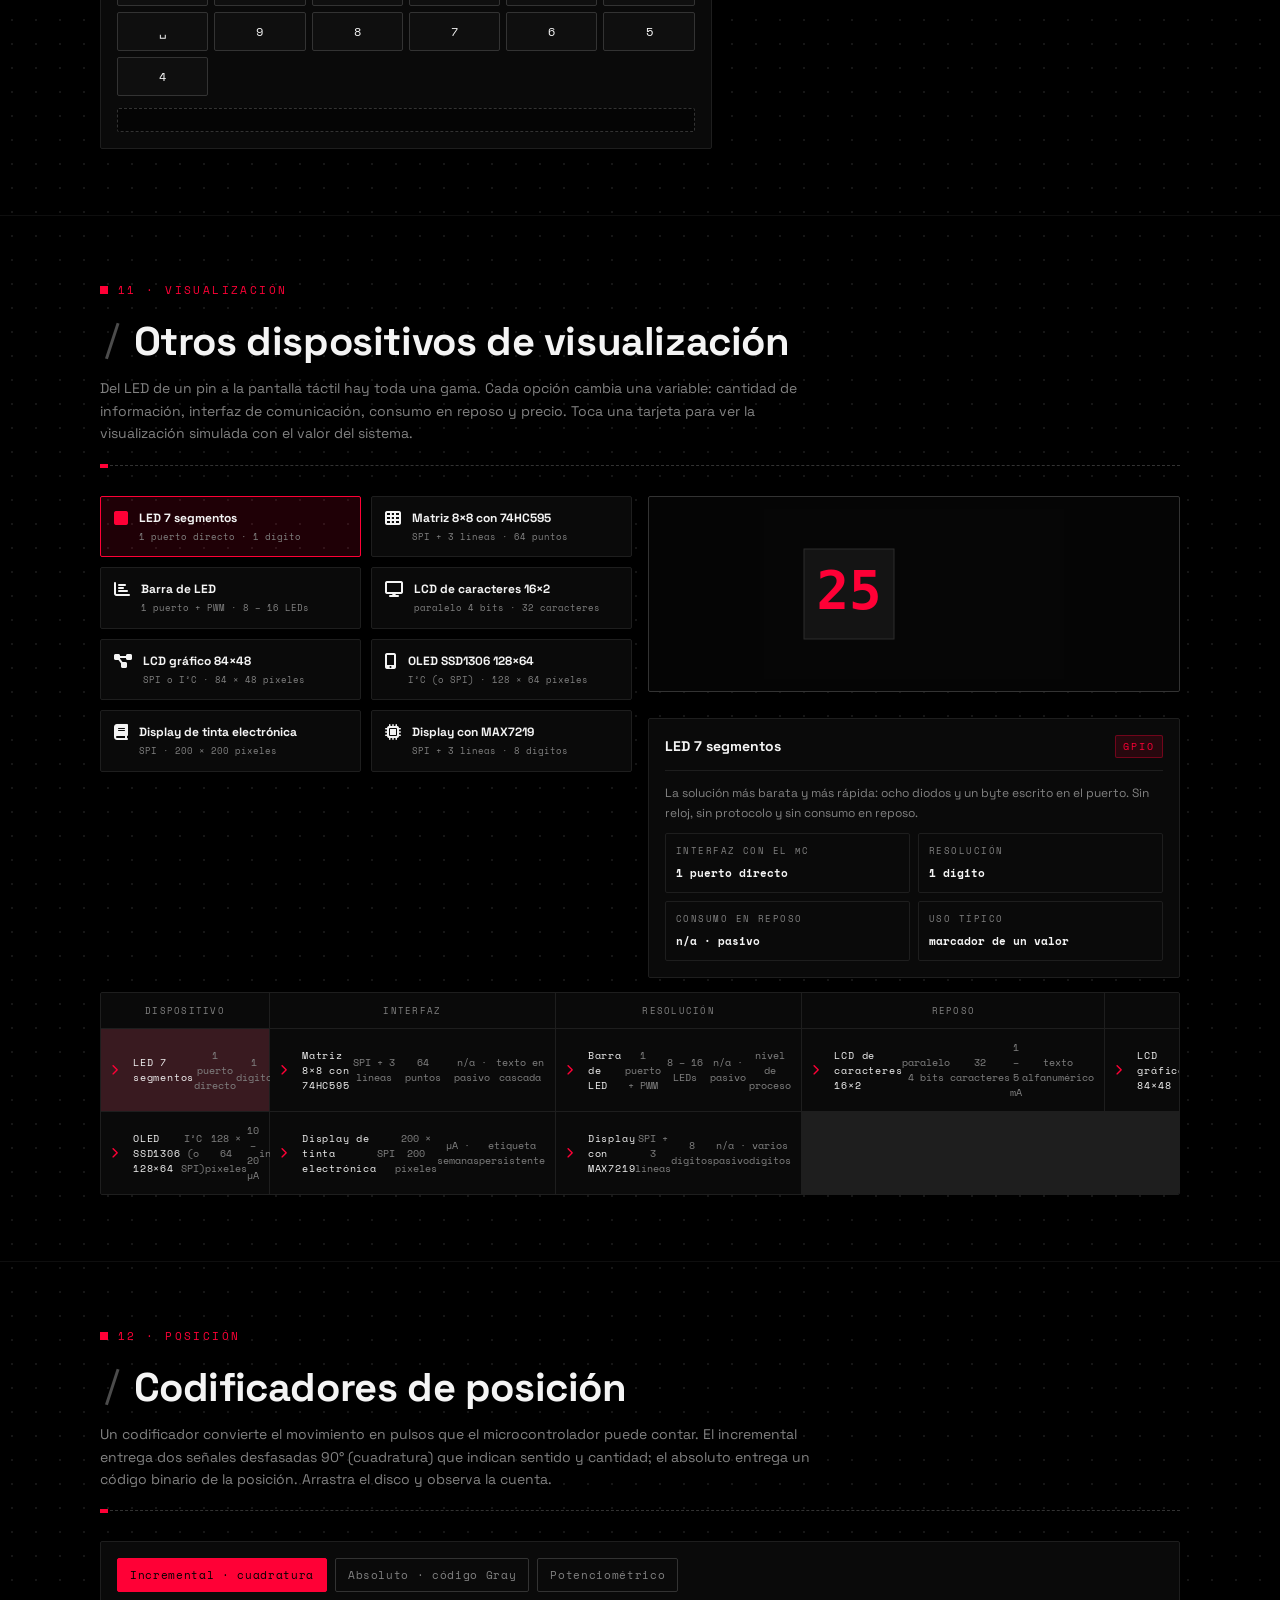
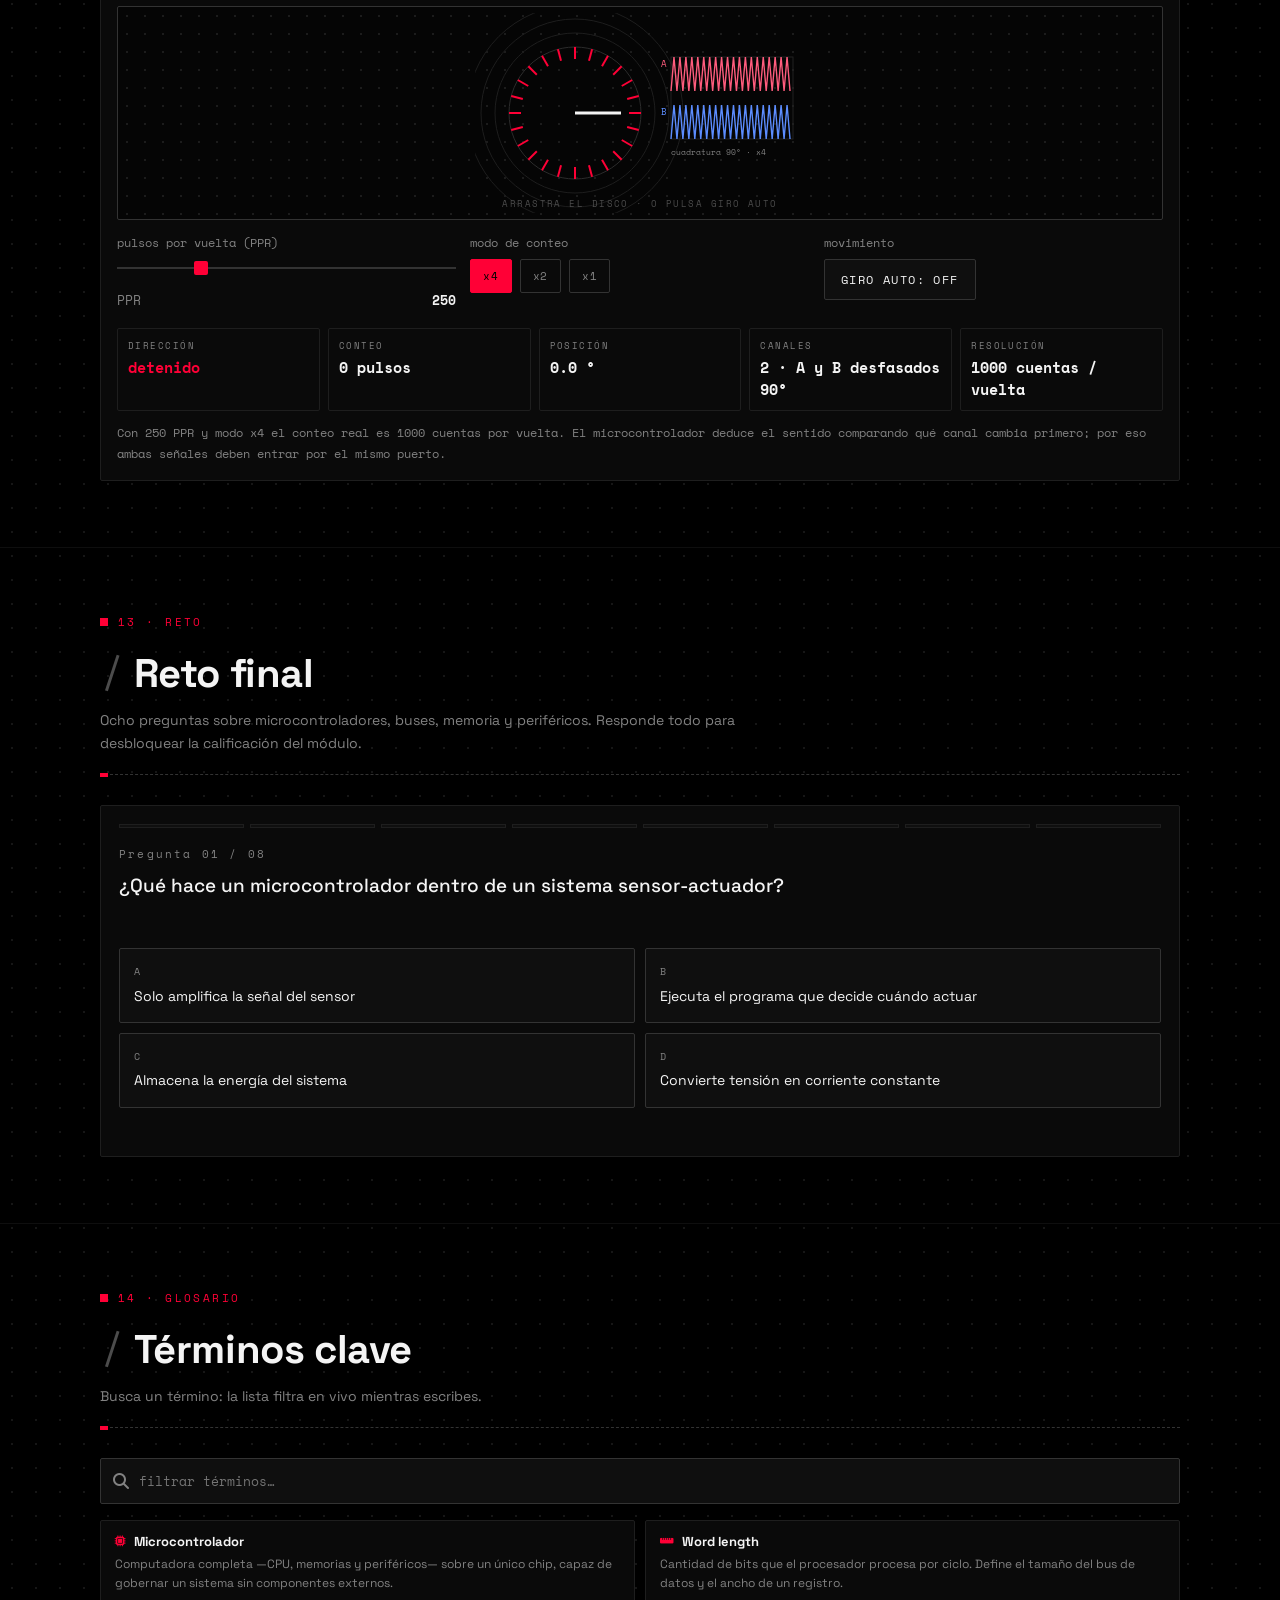
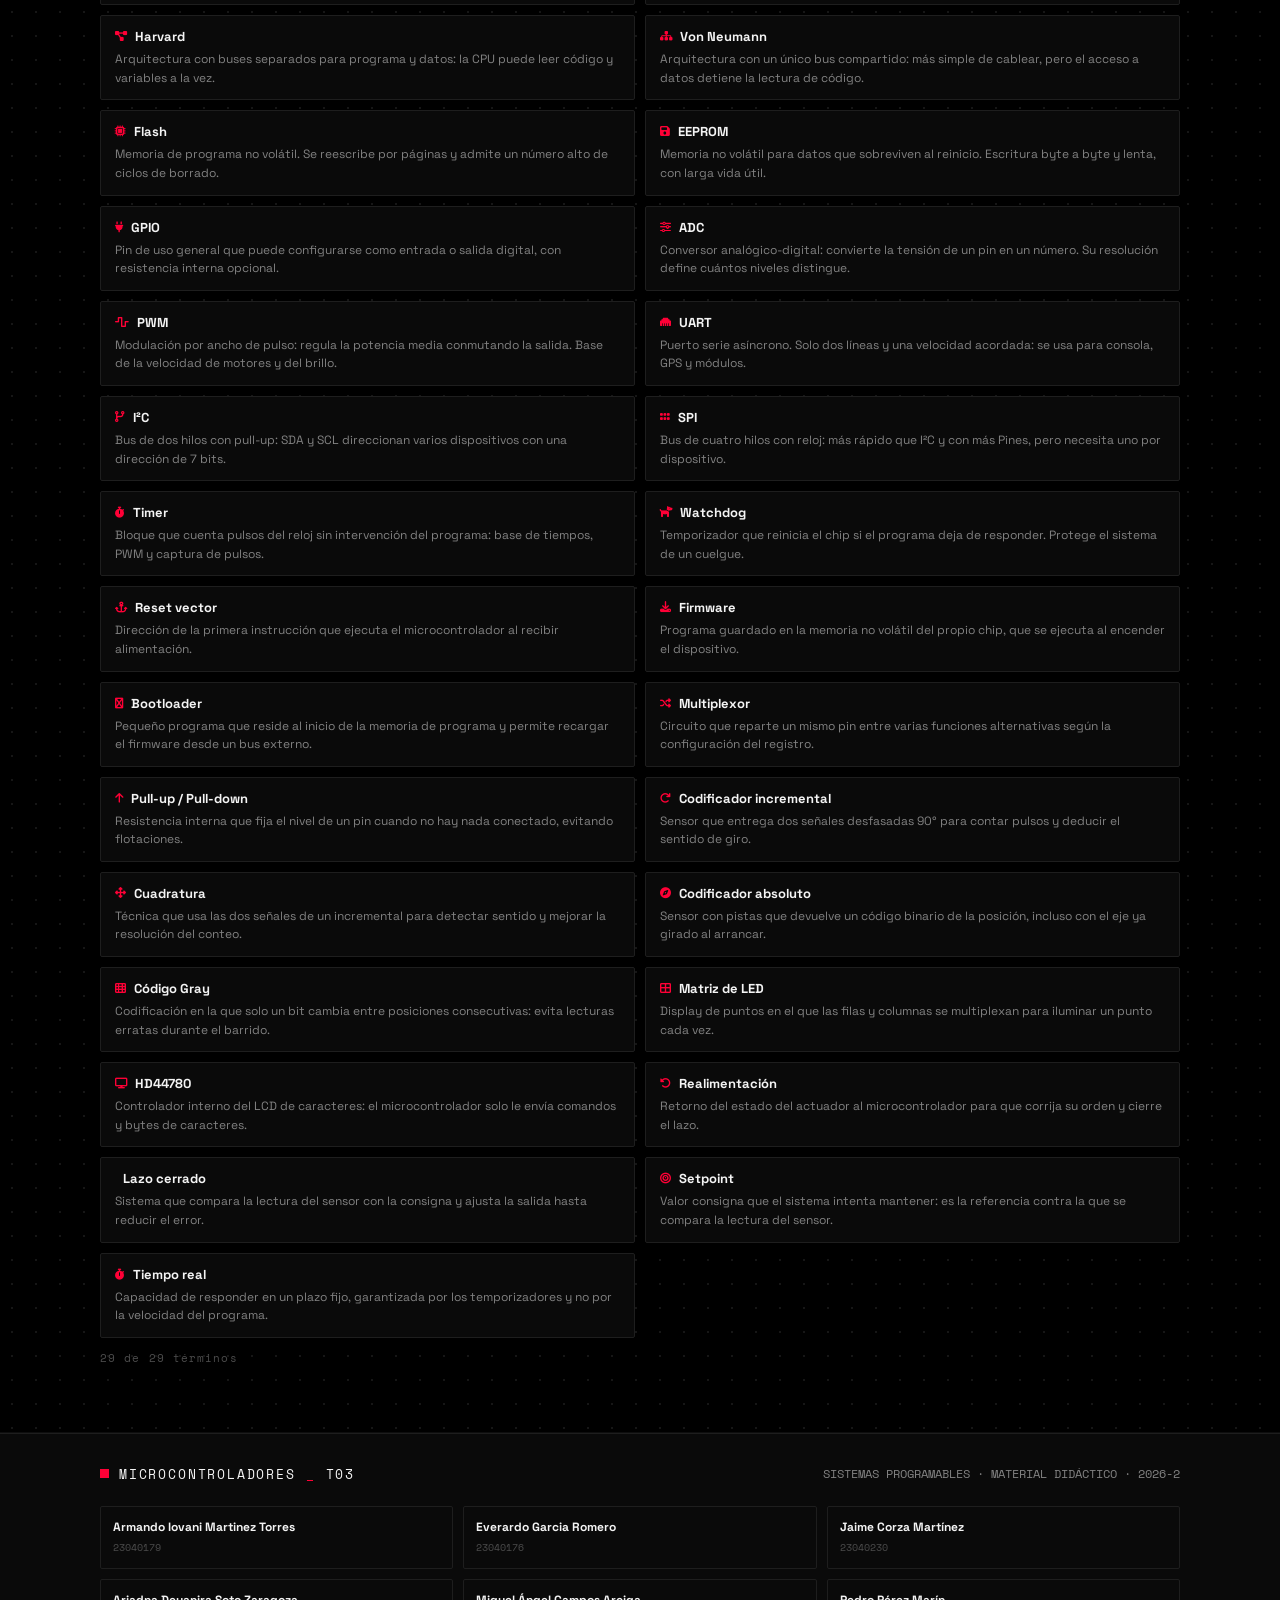
<file: tema3.html>
<!DOCTYPE html>
<html lang="es">
<head>
<meta charset="UTF-8">
<meta name="viewport" content="width=device-width, initial-scale=1.0">
<title>Microcontroladores · Sistemas Programables · T03</title>
<link rel="stylesheet" href="assets/vendor/fontawesome/fontawesome.min.css">
<link rel="stylesheet" href="assets/vendor/driver/driver.min.css">
<link rel="stylesheet" href="assets/css/styles.css">
<link rel="stylesheet" href="assets/css/tema3.css">
</head>
<body>

<!-- ======================= BARRA SUPERIOR ======================= -->
<header class="topbar">
  <div class="wrap topbar-in">
    <a class="nav-logo" href="index.html"><span class="dotp"></span>MICROCONTROLADORES<span class="red">_</span>T03</a>
    <nav class="nav-chips" id="navChips">
      <a class="nav-chip" href="#inicio">01</a>
      <a class="nav-chip" href="#concepto">02</a>
      <a class="nav-chip" href="#sistema">03</a>
      <a class="nav-chip" href="#familias">04</a>
      <a class="nav-chip" href="#buses">05</a>
      <a class="nav-chip" href="#memoria">06</a>
      <a class="nav-chip" href="#tiposmem">07</a>
      <a class="nav-chip" href="#io">08</a>
      <a class="nav-chip" href="#dispositivos">09</a>
      <a class="nav-chip" href="#leds">10</a>
      <a class="nav-chip" href="#lcd">11</a>
      <a class="nav-chip" href="#otros">12</a>
      <a class="nav-chip" href="#encoders">13</a>
      <a class="nav-chip" href="#reto">14</a>
      <a class="nav-chip" href="#glos">15</a>
    </nav>
    <div class="theme-seg" role="tablist" aria-label="tema">
      <a href="index.html">T01</a>
      <a href="tema2.html">T02</a>
      <a href="tema3.html" class="on" aria-current="page">T03</a>
    </div>
    <button class="tour-btn" id="btnTour" type="button">Recorrido</button>
  </div>
</header>

<!-- ======================= MARQUEE ======================= -->
<div class="marquee" aria-hidden="true">
  <div class="marquee-track" id="marquee:track">
    <span class="m-sep">●</span><span class="m-item">Sistemas Programables — <b>Tema III: Microcontroladores</b></span>
    <span class="m-sep">●</span><span class="m-item">CPU + Memoria + Entrada/Salida en un solo chip</span>
    <span class="m-sep">●</span><span class="m-item">Familias · 8 · 16 · 32 bits</span>
    <span class="m-sep">●</span><span class="m-item">Flash · RAM · EEPROM · Harvard</span>
    <span class="m-sep">●</span><span class="m-item">GPIO · ADC · PWM · UART · I²C · SPI</span>
    <span class="m-sep">●</span><span class="m-item">Sensor → Microcontrolador → Actuador</span>
    <span class="m-sep">●</span><span class="m-item">Sistemas Programables — <b>Tema III: Microcontroladores</b></span>
    <span class="m-sep">●</span><span class="m-item">CPU + Memoria + Entrada/Salida en un solo chip</span>
    <span class="m-sep">●</span><span class="m-item">Familias · 8 · 16 · 32 bits</span>
    <span class="m-sep">●</span><span class="m-item">Flash · RAM · EEPROM · Harvard</span>
    <span class="m-sep">●</span><span class="m-item">GPIO · ADC · PWM · UART · I²C · SPI</span>
    <span class="m-sep">●</span><span class="m-item">Sensor → Microcontrolador → Actuador</span>
  </div>
</div>

<main>
<!-- ======================= HERO ======================= -->
<section class="hero section" id="inicio">
  <div class="wrap">
    <div class="herolay">
      <div class="hero-copy">
        <div class="hero-kick">Sistemas Programables · T03</div>
        <h1 class="big">MICROCONTROLADORES<span class="red">.</span></h1>
        <p>Si el sensor era el <b class="muted">ojo</b> y el actuador el <b class="red">músculo</b>, el microcontrolador es el <b class="muted">cerebro</b>: el eslabón que faltaba. Es una computadora completa —procesador, memorias y periféricos— sobre un solo chip, y es donde vive el programa que decide. Esta página cierra el lazo <b class="red">SENSOR → MICROCONTROLADOR → ACTUADOR</b>.</p>
        <div class="hero-cta">
          <button class="btn red" id="btnTour2" type="button">Iniciar recorrido</button>
          <button class="btn" data-goto="#sistema" type="button">Ver el lazo completo</button>
        </div>
      </div>

      <div class="hero-stage">
        <div class="hs-head"><span>consola · bus_interno</span><span class="red">● live</span></div>
        <div class="hs-body">
          <div class="feedbox" id="feed3"></div>
          <div class="glyphrow"><canvas id="heroGlyph3" width="240" height="52"></canvas></div>
          <div class="hs-label">glyph // microcontrolador</div>
        </div>
      </div>
    </div>

    <div class="statrow">
      <div class="stat"><div class="stat-num">14<i>/</i>15</div><div class="stat-lbl">secciones</div></div>
      <div class="stat"><div class="stat-num">08</div><div class="stat-lbl">familias de µC</div></div>
      <div class="stat"><div class="stat-num">14</div><div class="stat-lbl">demos interactivas</div></div>
      <div class="stat"><div class="stat-num">S→µC→A</div><div class="stat-lbl">lazo cerrado</div></div>
    </div>
  </div>
</section>

<!-- ======================= 01 CONCEPTO ======================= -->
<section class="section" id="concepto">
  <div class="wrap">
    <div class="sec-head">
      <div class="sec-kick"><span class="sq"></span>01 · concepto</div>
      <h2 class="sec-title"><span class="num">/</span>¿Qué es un microcontrolador?</h2>
      <p class="sec-sub">Un microcontrolador es un computador completo implementado sobre un único encapsulado: unidad central de proceso, memorias y periféricos de entrada/salida trabajando en el mismo chip. Mueve el escáner sobre el silicio para inspeccionar cada bloque y toca una característica general para leer su significado.</p>
      <div class="sec-line"></div>
    </div>

    <div class="compstage">
      <div>
        <svg class="compsvg" id="mcuSvg" viewBox="0 0 220 190" preserveAspectRatio="none">
          <g class="part" data-part="flash">
            <rect x="44" y="20" width="60" height="26" rx="2"/>
            <text x="74" y="37" text-anchor="middle">FLASH</text>
          </g>
          <g class="part" data-part="ram">
            <rect x="110" y="20" width="66" height="26" rx="2"/>
            <text x="143" y="37" text-anchor="middle">RAM</text>
          </g>
          <g class="part" data-part="timer">
            <rect x="44" y="52" width="40" height="30" rx="2"/>
            <text x="64" y="71" text-anchor="middle">TIM</text>
          </g>
          <g class="part" data-part="adc">
            <rect x="90" y="52" width="40" height="30" rx="2"/>
            <text x="110" y="71" text-anchor="middle">ADC</text>
          </g>
          <g class="part" data-part="uart">
            <rect x="136" y="52" width="40" height="30" rx="2"/>
            <text x="156" y="71" text-anchor="middle">UART</text>
          </g>
          <g class="part" data-part="cpu">
            <rect x="44" y="88" width="132" height="44" rx="2"/>
            <text x="110" y="115" text-anchor="middle">CPU</text>
          </g>
          <g class="part" data-part="eeprom">
            <rect x="44" y="138" width="60" height="32" rx="2"/>
            <text x="74" y="158" text-anchor="middle">EEPROM</text>
          </g>
          <g class="part" data-part="gpio">
            <rect x="110" y="138" width="66" height="32" rx="2"/>
            <text x="143" y="158" text-anchor="middle">GPIO</text>
          </g>
          <rect x="34" y="10" width="152" height="170" rx="3" fill="none" stroke="#333" stroke-width="1.5"/>
          <g stroke="#2c2c2c" stroke-width="1">
            <line x1="22" y1="26" x2="34" y2="26"/><line x1="22" y1="56" x2="34" y2="56"/>
            <line x1="22" y1="86" x2="34" y2="86"/><line x1="22" y1="116" x2="34" y2="116"/>
            <line x1="22" y1="146" x2="34" y2="146"/><line x1="22" y1="166" x2="34" y2="166"/>
            <line x1="186" y1="26" x2="198" y2="26"/><line x1="186" y1="56" x2="198" y2="56"/>
            <line x1="186" y1="86" x2="198" y2="86"/><line x1="186" y1="116" x2="198" y2="116"/>
            <line x1="186" y1="146" x2="198" y2="146"/><line x1="186" y1="166" x2="198" y2="166"/>
          </g>
          <line class="scanline" id="mcuScan" x1="36" x2="184" y1="14" y2="14" stroke="#ff0036" stroke-width="1.5" opacity=".9"/>
        </svg>
        <p class="mono muted small" style="margin-top:10px;line-height:1.7">Un solo chip, un solo circuito: esta integración es lo que hace que un microcontrolador sea barato, pequeño y de bajo consumo frente a un microprocesador con memorias externas.</p>
      </div>

      <div class="comp-side">
        <div class="comp-label" id="mcuLabel">
          <b>—</b>
          <span>Mueve el escáner o pulsa el barrido automático para identificar cada bloque del microcontrolador.</span>
        </div>
        <div>
          <div class="mono muted small" style="margin-bottom:4px">posición del escáner</div>
          <input type="range" id="mcuRange" min="0" max="100" value="10">
        </div>
        <button class="btn" id="mcuAuto" type="button">Barrido automático: OFF</button>
        <div class="fs-mini">
          <div class="fs-mini-head">familia activa <b id="mcuFam">AVR</b></div>
          <div class="t-readrow" style="grid-template-columns:1fr 1fr">
            <div class="t-read"><span>palabra</span><b id="mcuSpec1">8 bits</b></div>
            <div class="t-read"><span>reloj</span><b id="mcuSpec2">20 MHz</b></div>
            <div class="t-read"><span>programa</span><b id="mcuSpec3">32 KB</b></div>
            <div class="t-read"><span>RAM</span><b id="mcuSpec4">2 KB</b></div>
          </div>
        </div>
      </div>
    </div>

    <h3 class="sub-h">Características generales</h3>
    <div class="carac-grid" id="caracGrid"></div>
    <div class="carac-det" id="caracDet">
      <span class="muted">Toca una característica general para ver por qué define a un microcontrolador.</span>
      <b class="red" id="caracDetT">—</b>
    </div>
  </div>
</section>

<!-- ======================= 02 SISTEMA PROGRAMABLE ======================= -->
<section class="section" id="sistema">
  <div class="wrap">
    <div class="sec-head">
      <div class="sec-kick"><span class="sq"></span>02 · sistema programable</div>
      <h2 class="sec-title"><span class="num">/</span>SENSOR → MICROCONTROLADOR → ACTUADOR</h2>
      <p class="sec-sub">Los dos temas anteriores dejaron el lazo cortado: el sensor entrega una señal eléctrica y el actuador espera una orden, pero nadie las une. El microcontrolador es ese eslabón: ejecuta un programa, compara la lectura con la consigna y decide cuándo y cuánto manda al actuador. Elige un programa, mueve la variable del sensor y observa la cadena completa trabajar.</p>
      <div class="sec-line"></div>
    </div>

    <div class="evo-row">
      <div class="evo-card">
        <span class="evo-tag">tema i · sensores</span>
        <i class="fas fa-eye"></i>
        <b>Percibir</b>
        <p>Convierte la magnitud física en señal eléctrica que el sistema puede leer: LDR, Pt100, ultrasonido, inductivo.</p>
      </div>
      <div class="evo-op">+</div>
      <div class="evo-card">
        <span class="evo-tag">tema ii · actuadores</span>
        <i class="fas fa-cogs"></i>
        <b>Mover</b>
        <p>Convierte la orden eléctrica en movimiento, fuerza o trabajo: motor DC, válvula, solenoide, display.</p>
      </div>
      <div class="evo-op">=</div>
      <div class="evo-card on">
        <span class="evo-tag">tema iii · microcontrolador</span>
        <i class="fas fa-microchip"></i>
        <b>Decidir</b>
        <p>Ejecuta el programa, adquisición de la señal, comparación con la consigna y generación de la orden. Sin él el lazo no cierra: es lo que convierte dos dispositivos sueltos en un sistema programable.</p>
      </div>
    </div>

    <div class="syspanel">
      <div class="sys-top">
        <div class="segs" id="sysProgram">
          <button class="seg red active" data-p="termo" type="button">Termostato</button>
          <button class="seg red" data-p="nivel" type="button">Control de nivel</button>
          <button class="seg red" data-p="cinta" type="button">Cinta clasificadora</button>
          <button class="seg red" data-p="posic" type="button">Posicionamiento</button>
        </div>
        <button class="btn red" id="sysRun" type="button">Pausar programa</button>
      </div>

      <div class="sys-flow">
        <div class="sys-node" id="sysSensor">
          <div class="sn-head"><i class="fas fa-eye"></i><span>sensor</span></div>
          <div class="sn-val" id="sysSensV">25 °C</div>
          <div class="sn-sub" id="sysSensS">Pt100</div>
        </div>
        <div class="sys-link"><span class="sl-bus" id="slA">ADC</span><i class="pk" id="pkA"></i></div>
        <div class="sys-node mcu" id="sysMcu">
          <div class="sn-head"><i class="fas fa-microchip"></i><span>microcontrolador</span></div>
          <div class="sn-val" id="sysMcuV">8 bits</div>
          <div class="sn-sub" id="sysMcuS">esperando lectura…</div>
          <div class="sn-pins"><span class="hi">VCC</span><span>GND</span><span>PA0</span><span>PA1</span><span class="hi">PB5</span><span>PA2</span><span>PC0</span><span>GND</span></div>
        </div>
        <div class="sys-link"><span class="sl-bus" id="slB">PWM</span><i class="pk" id="pkB"></i></div>
        <div class="sys-node" id="sysAct">
          <div class="sn-head"><i class="fas fa-cogs"></i><span>actuador</span></div>
          <div class="sn-val" id="sysActV">0 %</div>
          <div class="sn-sub" id="sysActS">ventilador · OFF</div>
        </div>
      </div>
      <div class="sys-fb" id="sysFb"><i class="fas fa-rotate-left"></i> realimentación · el estado del actuador vuelve al lazo como información</div>

      <div class="sys-mid">
        <div class="sys-ctl">
          <div>
            <div class="mono muted small" style="margin-bottom:4px">consigna · setpoint</div>
            <input type="range" id="sysSet" min="10" max="90" value="60" class="accent">
            <div class="readrow"><span class="muted" id="sysConsName">temperatura objetivo</span><b class="red" id="sysSetV">60 °C</b></div>
          </div>
          <div>
            <div class="mono muted small" style="margin-bottom:4px">variable medida por el sensor</div>
            <input type="range" id="sysSens" min="0" max="100" value="25" class="accent">
            <div class="readrow"><span class="muted">señal del mundo real</span><b id="sysSensV2">25.0 °C</b></div>
          </div>
          <div>
            <div class="mono muted small" style="margin-bottom:8px">perturbación del lazo</div>
            <button class="btn" id="sysPert" type="button">Perturbar</button>
            <p class="mono muted small" style="margin-top:6px;line-height:1.6">El programa se recupera solo y vuelve a la consigna.</p>
          </div>
        </div>

        <div class="sys-code">
          <div class="code-head"><span>programa en memoria de programa</span><span class="red" id="sysPc">PC 0x0000</span></div>
          <div class="code-body" id="sysCode"></div>
        </div>
      </div>

      <div class="t-readrow" style="grid-template-columns:repeat(4,1fr);margin-top:14px">
        <div class="t-read"><span>conversión ADC</span><b id="sysAdc">—</b></div>
        <div class="t-read"><span>salida al actuador</span><b id="sysReg">—</b></div>
        <div class="t-read"><span>error</span><b id="sysErr">—</b></div>
        <div class="t-read"><span>estado</span><b class="red" id="sysStatus">—</b></div>
      </div>

      <div class="sys-log" id="sysLog"></div>
    </div>
  </div>
</section>

<!-- ======================= 03 FAMILIAS ======================= -->
<section class="section" id="familias">
  <div class="wrap">
    <div class="sec-head">
      <div class="sec-kick"><span class="sq"></span>03 · familias</div>
      <h2 class="sec-title"><span class="num">/</span>Familias de microcontroladores</h2>
      <p class="sec-sub">Se agrupan por arquitectura y longitud de palabra: 8, 16 y 32 bits, más las familias especializadas en procesamiento de señal. Filtra por tamaño y toca una familia para seleccionarla: la familia activa actualiza el bus, el mapa de memoria y el tipo de pinout en las secciones siguientes.</p>
      <div class="sec-line"></div>
    </div>

    <div class="segs" id="famSegs" style="margin-bottom:16px">
      <button class="seg active" data-f="all" type="button">Todas</button>
      <button class="seg" data-f="8bit" type="button">8 bits</button>
      <button class="seg" data-f="16bit" type="button">16 bits</button>
      <button class="seg" data-f="32bit" type="button">32 bits</button>
      <button class="seg" data-f="dsp" type="button">Señal · DSP</button>
    </div>

    <div class="card" style="padding:14px 16px;margin-bottom:14px">
      <span class="mono muted small" id="famCount" style="letter-spacing:.12em;text-transform:uppercase">8 familias / 8 visibles</span>
      <div class="mono red small" id="famDet" style="margin-top:6px;letter-spacing:.04em">Toca una familia para seleccionarla e inspeccionarla.</div>
    </div>

    <div class="cls" id="famGrid"></div>

    <div class="fam-sheet">
      <div class="fs-head">ficha técnica · familia activa <b id="famActName">AVR</b></div>
      <div class="t-readrow" style="grid-template-columns:repeat(4,1fr)">
        <div class="t-read"><span>longitud de palabra</span><b id="fsBits">—</b></div>
        <div class="t-read"><span>memoria de programa</span><b id="fsFlash">—</b></div>
        <div class="t-read"><span>memoria de datos RAM</span><b id="fsRam">—</b></div>
        <div class="t-read"><span>memoria no volátil EEPROM</span><b id="fsEep">—</b></div>
        <div class="t-read"><span>frecuencia de reloj</span><b id="fsFreq">—</b></div>
        <div class="t-read"><span>pines de entrada/salida</span><b id="fsGpio">—</b></div>
        <div class="t-read"><span>resolución del ADC</span><b id="fsAdc">—</b></div>
        <div class="t-read"><span>periféricos típicos</span><b id="fsPer" style="font-size:11px;line-height:1.6">—</b></div>
      </div>
      <p class="muted small" id="fsUso" style="margin-top:12px;line-height:1.7">—</p>
    </div>
  </div>
</section>

<!-- ======================= 04 ANCHO DE BUSES ======================= -->
<section class="section" id="buses">
  <div class="wrap">
    <div class="sec-head">
      <div class="sec-kick"><span class="sq"></span>04 · buses</div>
      <h2 class="sec-title"><span class="num">/</span>Ancho de buses</h2>
      <p class="sec-sub">El ancho de bus es la cantidad de bits que viajan en paralelo por el bus interno en un ciclo de reloj: determina cuántos datos mueve el procesador de una sola vez, qué tan rápido se llena la memoria de programa y cuántos periféricos puede direccionar. Cambia el ancho y observa el flujo de bits.</p>
      <div class="sec-line"></div>
    </div>

    <div class="segs" id="busSegs" style="margin-bottom:14px">
      <button class="seg red active" data-w="8" type="button">8 bits</button>
      <button class="seg red" data-w="16" type="button">16 bits</button>
      <button class="seg red" data-w="32" type="button">32 bits</button>
      <button class="seg red" data-w="64" type="button">64 bits</button>
    </div>

    <div class="buspanel">
      <div class="bus-head">
        <span>bus de datos · <b id="busW">8 bits</b></span>
        <span class="mono muted small" id="busFam">familia activa: AVR</span>
      </div>
      <div class="bus-track"><div class="bus-row" id="busRow"></div></div>
      <div class="bus-legend">
        <span><i class="bit on"></i> bit = 1</span>
        <span><i class="bit"></i> bit = 0</span>
        <span><i class="div"></i> frontera de byte (8 bits)</span>
        <span class="mono" id="busByte2">byte = 0b0000 0000</span>
      </div>

      <div class="t-readrow" style="grid-template-columns:repeat(4,1fr);margin-top:14px">
        <div class="t-read"><span>bytes por ciclo</span><b id="busBytes">1</b></div>
        <div class="t-read"><span>ancho de instrucción</span><b id="busInstr">8 bits</b></div>
        <div class="t-read"><span>caudal a 1 MHz</span><b id="busThr">0.10 MB/s</b></div>
        <div class="t-read"><span>familias que lo usan</span><b id="busUse" style="font-size:11px;line-height:1.6">—</b></div>
      </div>
    </div>

    <div class="grid2" style="margin-top:14px">
      <div class="card">
        <div class="mono muted small" style="letter-spacing:.16em;text-transform:uppercase">bus de datos × reloj = caudal</div>
        <p class="muted small" style="line-height:1.7;margin:8px 0 4px">Un bus de 32 bits a 48 MHz mueve cuatro bytes por ciclo; uno de 8 bits a 20 MHz mueve solo uno. El ancho multiplica el reloj.</p>
        <div class="mono muted small" style="margin:12px 0 4px">frecuencia del reloj</div>
        <input type="range" id="busFreq" min="1" max="240" value="20" class="accent">
        <div class="readrow"><span class="muted">frecuencia</span><b class="red" id="busFreqV">20 MHz</b></div>
        <div class="readrow"><span class="muted">caudal del bus de datos</span><b id="busThrBig">0.20 MB/s</b></div>
      </div>

      <div class="card">
        <div class="mono muted small" style="letter-spacing:.16em;text-transform:uppercase">bus de direcciones · 2ⁿ direcciones</div>
        <p class="muted small" style="line-height:1.7;margin:8px 0 4px">El bus de direcciones no lleva datos: dice <b class="muted">en qué posición</b> se leen o escriben. Con <i>n</i> líneas se direccionan 2ⁿ posiciones de memoria.</p>
        <div class="mono muted small" style="margin:12px 0 4px">líneas de dirección</div>
        <input type="range" id="addrBits" min="8" max="32" value="16" class="accent">
        <div class="readrow"><span class="muted">direcciones posibles</span><b class="red" id="addrVal">64 KB</b></div>
        <div class="readrow"><span class="muted">memoria direccionable</span><b id="addrMem">64 KB</b></div>
        <p class="mono muted small" id="addrNote" style="line-height:1.7;margin-top:10px">—</p>
      </div>
    </div>

    <div class="bus-cmp">
      <div class="bus-cmp-head">caudal comparativo a <b id="busCmpFreq">20 MHz</b></div>
      <div id="busCmpRows"></div>
    </div>
  </div>
</section>

<!-- ======================= 05 MEMORIA ======================= -->
<section class="section" id="memoria">
  <div class="wrap">
    <div class="sec-head">
      <div class="sec-kick"><span class="sq"></span>05 · memoria</div>
      <h2 class="sec-title"><span class="num">/</span>Memoria en los microcontroladores</h2>
      <p class="sec-sub">Dentro del chip hay varias memorias con papeles distintos: la que guarda el programa, la que guarda las variables de trabajo y la que conserva los datos cuando se corta la alimentación. La mayoría usa arquitectura Harvard, con buses separados para programa y datos; pocas familias la usan Von Neumann, con un solo bus compartido.</p>
      <div class="sec-line"></div>
    </div>

    <div class="segs" id="memSegs" style="margin-bottom:14px">
      <button class="seg red active" data-m="harvard" type="button">Arquitectura Harvard</button>
      <button class="seg red" data-m="vonne" type="button">Arquitectura Von Neumann</button>
    </div>

    <div class="mem-wrap">
      <div class="mem-col">
        <div class="mem-title">mapa de memoria · <b id="memFam">AVR</b></div>
        <div class="mem-map" id="memMap"></div>
        <p class="mono muted small" style="margin-top:10px;line-height:1.7">Los anchos de barra usan escala comprimida (raíz) para que se vean los tres bloques: las etiquetas muestran el tamaño real.</p>
        <div class="mem-arch" id="memArch"></div>
        <button class="btn" id="memLoad" type="button" style="margin-top:10px">Cargar programa</button>
      </div>

      <div class="mem-side">
        <div class="comp-label" id="memLabel">
          <b>—</b>
          <span>Toca un bloque del mapa para ver qué guarda y para qué sirve.</span>
        </div>
        <div class="t-readrow" style="grid-template-columns:1fr 1fr">
          <div class="t-read"><span>memoria de programa</span><b id="memFlash">—</b></div>
          <div class="t-read"><span>memoria de datos RAM</span><b id="memRam">—</b></div>
          <div class="t-read"><span>memoria no volátil</span><b id="memEep">—</b></div>
          <div class="t-read"><span>registros de la CPU</span><b id="memReg">32 × 8 bits</b></div>
        </div>
        <div class="mem-table" id="memTable"></div>
      </div>
    </div>
  </div>
</section>

<!-- ======================= 06 TIPOS DE MEMORIA ======================= -->
<section class="section" id="tiposmem">
  <div class="wrap">
    <div class="sec-head">
      <div class="sec-kick"><span class="sq"></span>06 · tipos de memoria</div>
      <h2 class="sec-title"><span class="num">/</span>Tipos de memoria y su función</h2>
      <p class="sec-sub">Cada tipo se distingue por tres cosas: si conserva el dato sin energía, cuánto tarda en responder y cuántas veces puede reescribirse. De ahí sale su función: guardar el programa, guardar variables de trabajo, conservar parámetros de calibración o actuar como caché.</p>
      <div class="sec-line"></div>
    </div>

    <div class="segs" id="tmSegs" style="margin-bottom:16px">
      <button class="seg active" data-f="all" type="button">Todas</button>
      <button class="seg" data-f="vol" type="button">Volátiles</button>
      <button class="seg" data-f="novol" type="button">No volátiles</button>
      <button class="seg" data-f="ext" type="button">Externas</button>
    </div>

    <div class="card" style="padding:14px 16px;margin-bottom:14px">
      <span class="mono muted small" id="tmCount" style="letter-spacing:.12em;text-transform:uppercase">11 tipos / 11 visibles</span>
      <div class="mono red small" id="tmDetLine" style="margin-top:6px;letter-spacing:.04em">Toca un tipo de memoria para ver su función.</div>
    </div>

    <div class="tm-grid" id="tmGrid"></div>

    <div class="tm-det" id="tmDetail">
      <div class="tmd-head"><i class="fas fa-memory" id="tmDetIcon"></i><b id="tmDetName">—</b><span class="tag" id="tmDetTag">—</span></div>
      <p id="tmDetDesc" class="muted small" style="line-height:1.7">Selecciona un tipo de memoria del mapa.</p>
      <div class="t-readrow" style="grid-template-columns:repeat(3,1fr);margin-top:12px">
        <div class="t-read"><span>función principal</span><b id="tmDetFn" style="font-size:12px;line-height:1.5">—</b></div>
        <div class="t-read"><span>volatilidad</span><b id="tmDetVol">—</b></div>
        <div class="t-read"><span>tiempo de acceso</span><b id="tmDetAcc">—</b></div>
      </div>
      <p class="mono muted small" id="tmDetUso" style="line-height:1.7;margin-top:10px">—</p>
    </div>
  </div>
</section>

<!-- ======================= 07 CIRCUITERÍA DE E/S ======================= -->
<section class="section" id="io">
  <div class="wrap">
    <div class="sec-head">
      <div class="sec-kick"><span class="sq"></span>07 · circuitería de entrada y salida</div>
      <h2 class="sec-title"><span class="num">/</span>Circuitería de entrada y salida</h2>
      <p class="sec-sub">Cada pin no es un simple cable: es un búfer con etapas de potencia, resistencias de pull y un multiplexor que reparte la misma línea entre varias funciones alternativas. Toca un pin del encapsulado, asígnale una función y observa cómo cambian su dirección, su nivel y sus conflictos.</p>
      <div class="sec-line"></div>
    </div>

    <div class="io-wrap">
      <div class="io-pinbox">
        <div class="io-title">pinout · <b id="ioFam">AVR</b> · 24 pines disponibles</div>
        <div class="io-ports" id="pinGrid"></div>
        <p class="mono muted small" style="margin-top:10px;line-height:1.7">Pines con punto: admiten función alternativa (ADC, temporizador, bus). El pin seleccionado se marca en rojo.</p>
      </div>

      <div class="io-side">
        <div class="io-sel">pin seleccionado <b id="pinName">PA0</b></div>
        <div class="io-fns" id="fnSegs"></div>
        <div class="readrow"><span class="muted">función asignada</span><b class="red" id="pinFn">—</b></div>
        <div class="readrow"><span class="muted">dirección</span><b id="pinDir">—</b></div>
        <div class="readrow"><span class="muted">nivel lógico</span><b id="pinLvl">—</b></div>
        <div class="readrow"><span class="muted">resistencia interna</span><b id="pinPull">—</b></div>
        <div class="readrow"><span class="muted">corriente máxima</span><b id="pinI">—</b></div>
        <div class="io-warn" id="pinWarn">Selecciona la función del pin para ver su configuración eléctrica.</div>
        <div class="io-const">Reglas de los pines: un pin no puede ser entrada analógica y salida a la vez; asignar una segunda función alternativa desconfigura la primera; los pines de 5 V toleran 5 V de entrada y los de 3.3 V se dañan por encima de 3.6 V.</div>
      </div>
    </div>

    <div class="io-busrow">
      <div class="io-path">
        <div class="ip-node"><span>CPU</span><i class="fas fa-microchip"></i></div>
        <div class="ip-wire"><span class="ip-pk" id="ioPk"></span></div>
        <div class="ip-node"><span>REGISTRO<br>de puerto</span><i class="fas fa-database"></i></div>
        <div class="ip-wire"><span class="ip-pk" id="ioPk2"></span></div>
        <div class="ip-node"><span>ETAPA de<br>potencia</span><i class="fas fa-bolt"></i></div>
        <div class="ip-wire"><span class="ip-pk" id="ioPk3"></span></div>
        <div class="ip-node out"><span id="ioPinName">PA0</span><i class="fas fa-plug"></i></div>
      </div>
    </div>

    <div class="io-port">
      <div class="io-title">contenido del puerto · toca un bit para cambiar su nivel</div>
      <div class="io-bits" id="portBits"></div>
      <div class="readrow" style="margin-top:8px"><span class="muted">valor escrito en el puerto</span><b class="red" id="portVal">0b0000 0000</b></div>
    </div>
  </div>
</section>

<!-- ======================= 08 DISPOSITIVOS DE E/S ======================= -->
<section class="section" id="dispositivos">
  <div class="wrap">
    <div class="sec-head">
      <div class="sec-kick"><span class="sq"></span>08 · dispositivos</div>
      <h2 class="sec-title"><span class="num">/</span>Generalidades de los dispositivos de entrada/salida</h2>
      <p class="sec-sub">Un dispositivo de entrada/salida es lo que se conecta a los pines para que el sistema vea el mundo o actúe sobre él. Se clasifican por la dirección de la información —entrada, salida o bidireccional— y por el tipo de señal: digital, analógico o un bus de datos en serie.</p>
      <div class="sec-line"></div>
    </div>

    <div class="segs" id="io2Segs" style="margin-bottom:16px">
      <button class="seg active" data-f="all" type="button">Todos</button>
      <button class="seg" data-f="in" type="button">Entrada</button>
      <button class="seg" data-f="out" type="button">Salida</button>
      <button class="seg" data-f="io" type="button">Entrada–salida</button>
    </div>

    <div class="card" style="padding:14px 16px;margin-bottom:14px">
      <span class="mono muted small" id="io2Count" style="letter-spacing:.12em;text-transform:uppercase">15 dispositivos / 15 visibles</span>
      <div class="mono red small" id="io2DetLine" style="margin-top:6px;letter-spacing:.04em">Toca un dispositivo para ver su interfacing.</div>
    </div>

    <div class="io2-grid" id="io2Grid"></div>

    <div class="io2-det" id="io2Detail">
      <div class="iod-head"><i class="fas fa-plug" id="io2DetIcon"></i><b id="io2DetName">—</b><span class="tag" id="io2DetTag">—</span></div>
      <p id="io2DetDesc" class="muted small" style="line-height:1.7">Selecciona un dispositivo de la matriz.</p>
      <div class="t-readrow" style="grid-template-columns:repeat(4,1fr);margin-top:12px">
        <div class="t-read"><span>interfaz</span><b id="io2DetIf" style="font-size:12px">—</b></div>
        <div class="t-read"><span>pines</span><b id="io2DetPins">—</b></div>
        <div class="t-read"><span>señal</span><b id="io2DetSig">—</b></div>
        <div class="t-read"><span>bloque del microcontrolador</span><b id="io2DetBlk" style="font-size:11px;line-height:1.5">—</b></div>
      </div>
      <p class="mono muted small" id="io2DetUso" style="line-height:1.7;margin-top:10px">—</p>
    </div>
  </div>
</section>

<!-- ======================= 09 DISPLAYS LED ======================= -->
<section class="section" id="leds">
  <div class="wrap">
    <div class="sec-head">
      <div class="sec-kick"><span class="sq"></span>09 · displays led</div>
      <h2 class="sec-title"><span class="num">/</span>Displays LED</h2>
      <p class="sec-sub">El display LED es la salida más barata y rápida del microcontrolador: un diodo por segmento o por punto. El microcontrolador solo escribe un byte en un puerto y el hardware enciende lo que corresponda. Tres formas clásicas: 7 segmentos directo al puerto, matriz de puntos en cascada y barra de LED.</p>
      <div class="sec-line"></div>
    </div>

    <div class="cmp-panel">
      <div class="segs" id="ledTabs">
        <button class="seg red active" data-d="seg" type="button">7 segmentos</button>
        <button class="seg red" data-d="matriz" type="button">Matriz de puntos</button>
        <button class="seg red" data-d="barra" type="button">Barra de LED</button>
      </div>

      <!-- 7 segmentos -->
      <div class="led-pane" id="paneSeg">
        <div class="led-top">
          <canvas id="segCanvas" width="240" height="120"></canvas>
          <div class="led-side">
            <div class="mono muted small" style="margin-bottom:6px">valor a mostrar</div>
            <div class="led-stepper">
              <button class="kbd" id="segDown" type="button">−</button>
              <div class="mono" id="segVal" style="font-size:30px;min-width:70px;text-align:center">07</div>
              <button class="kbd" id="segUp" type="button">+</button>
            </div>
            <div class="readrow" style="margin-top:10px"><span class="muted">PORTB · decenas</span><b id="segPB" style="font-size:11px">—</b></div>
            <div class="readrow"><span class="muted">PORTD · unidades</span><b id="segPD" style="font-size:11px">—</b></div>
          </div>
        </div>
        <div class="seg-bits">
          <div class="seg-bits-head">byte enviado al puerto · un bit por segmento</div>
          <div class="seg-bits-row" id="segBits"></div>
        </div>
        <p class="mono muted small" id="segNote" style="line-height:1.7;margin-top:10px">—</p>
      </div>

      <!-- matriz -->
      <div class="led-pane" id="paneMat" style="display:none">
        <div class="led-top">
          <canvas id="matCanvas" width="270" height="80"></canvas>
          <div class="led-side">
            <div class="mono muted small">mensaje en el registro de desplazamiento</div>
            <div class="shift-row">
              <span class="shift-byte" id="sh0">0x00</span>
              <span class="shift-byte" id="sh1">0x00</span>
              <span class="shift-byte hi" id="sh2">0x00</span>
            </div>
            <p class="mono muted small" style="line-height:1.7;margin-top:8px">El texto no está guardado en el microcontrolador: cada columna viaja por el bus serial hacia el 74HC595 y el microcontrolador solo manda el siguiente byte.</p>
            <div class="readrow" style="margin-top:6px"><span class="muted">pulsos de reloj</span><b id="shCount">0</b></div>
          </div>
        </div>
      </div>

      <!-- barra -->
      <div class="led-pane" id="paneBar" style="display:none">
        <div class="mono muted small" style="margin-bottom:8px">señal del sensor que alimenta la barra</div>
        <input type="range" id="barRange" min="0" max="100" value="0" class="accent">
        <div class="readrow"><span class="muted">lectura del ADC</span><b class="red" id="barVal">0 · 0 V</b></div>
        <div class="bar-track" id="barTrack"></div>
        <div class="t-readrow" style="grid-template-columns:repeat(3,1fr);margin-top:12px">
          <div class="t-read"><span>valor escalado a 8 bits</span><b id="barByte">0</b></div>
          <div class="t-read"><span>byte enviado al puerto</span><b id="barPort" style="font-size:11px">—</b></div>
          <div class="t-read"><span>pin que ilumina</span><b id="barPin">—</b></div>
        </div>
        <p class="mono muted small" style="line-height:1.7;margin-top:10px">Con 8 LEDs basta un puerto completo. Con más LEDs hay que multiplexar: el microcontrolador enciende un LED a la vez y los cambia cientos de veces por segundo; el ojo lo integra como si todos estuvieran encendidos.</p>
      </div>
    </div>
  </div>
</section>

<!-- ======================= 10 DISPLAYS LCD ======================= -->
<section class="section" id="lcd">
  <div class="wrap">
    <div class="sec-head">
      <div class="sec-kick"><span class="sq"></span>10 · displays lcd</div>
      <h2 class="sec-title"><span class="num">/</span>Displays LCD</h2>
      <p class="sec-sub">El LCD de caracteres es un dispositivo de entrada/salida con su propio controlador interno (HD44780): el microcontrolador solo envía bytes y el chip se encarga de dibujar letras. Escriba con el teclado de la pantalla y observa en el cableado cómo viajan los bytes, un nibble a la vez, con el pulso de enable.</p>
      <div class="sec-line"></div>
    </div>

    <div class="lcd-wrap">
      <div class="lcd-col">
        <div class="lcd-screen">
          <canvas id="lcdCanvas" width="330" height="96"></canvas>
          <div class="lcd-bezel-foot"><span class="mono" id="lcdPos">fila 1 · col 1</span><span class="mono muted" id="lcdChar">0 / 32 caracteres</span></div>
        </div>
        <div class="segs" id="lcdCmd" style="margin:14px 0 12px">
          <button class="seg red" data-c="init" type="button">Inicializar</button>
          <button class="seg red" data-c="clear" type="button">Limpiar (0x01)</button>
          <button class="seg red" data-c="home" type="button">Ir al inicio (0x02)</button>
          <button class="seg red" data-c="cursor" type="button">Cursor: ON</button>
          <button class="seg red" data-c="line2" type="button">Saltar a fila 2</button>
        </div>
        <div class="lcd-keys" id="lcdKeys"></div>
        <div class="sys-log" id="lcdLog" style="margin-top:12px"></div>
      </div>

      <div class="lcd-col">
        <div class="io-title">cableado del módulo · 14 pines</div>
        <div class="lcd-wire" id="lcdWire"></div>
        <div class="readrow" style="margin-top:10px"><span class="muted">byte en curso</span><b class="red" id="lcdByte" style="font-size:11px">—</b></div>
        <div class="readrow"><span class="muted">nibble en el bus D4–D7</span><b id="lcdNib">0b0000</b></div>
        <div class="readrow"><span class="muted">pulso de enable</span><b id="lcdE">—</b></div>
        <div class="lcd-note">En modo de 4 bits (el más usado) cada byte viaja en dos viajes de 4 líneas. Primero el nibble alto con RS = 0 si es comando, RS = 1 si es carácter; después el nibble bajo. Entre nibbles el controlador necesita de 37 a 43 microsegundos de espera.</div>
      </div>
    </div>
  </div>
</section>

<!-- ======================= 11 OTROS DISPOSITIVOS DE VISUALIZACIÓN ======================= -->
<section class="section" id="otros">
  <div class="wrap">
    <div class="sec-head">
      <div class="sec-kick"><span class="sq"></span>11 · visualización</div>
      <h2 class="sec-title"><span class="num">/</span>Otros dispositivos de visualización</h2>
      <p class="sec-sub">Del LED de un pin a la pantalla táctil hay toda una gama. Cada opción cambia una variable: cantidad de información, interfaz de comunicación, consumo en reposo y precio. Toca una tarjeta para ver la visualización simulada con el valor del sistema.</p>
      <div class="sec-line"></div>
    </div>

    <div class="grid2" style="align-items:start">
      <div>
        <div class="ot-grid" id="otGrid"></div>
      </div>
      <div class="ot-side">
        <div class="ot-stage"><canvas id="otCanvas" width="300" height="170"></canvas></div>
        <div class="ot-det" id="otDet">
          <div class="otd-head"><b id="otName">—</b><span class="tag" id="otTag">—</span></div>
          <p id="otDesc" class="muted small" style="line-height:1.7">Toca una tarjeta.</p>
          <div class="t-readrow" style="grid-template-columns:1fr 1fr;margin-top:10px">
            <div class="t-read"><span>interfaz con el µC</span><b id="otIf" style="font-size:11px">—</b></div>
            <div class="t-read"><span>resolución</span><b id="otRes" style="font-size:11px">—</b></div>
            <div class="t-read"><span>consumo en reposo</span><b id="otIdle" style="font-size:11px">—</b></div>
            <div class="t-read"><span>uso típico</span><b id="otUse" style="font-size:11px">—</b></div>
          </div>
        </div>
      </div>
    </div>

    <div class="cmp-wrap" style="margin-top:14px">
      <div class="cmp-tbl" id="otTbl"></div>
    </div>
  </div>
</section>

<!-- ======================= 12 CODIFICADORES DE POSICIÓN ======================= -->
<section class="section" id="encoders">
  <div class="wrap">
    <div class="sec-head">
      <div class="sec-kick"><span class="sq"></span>12 · posición</div>
      <h2 class="sec-title"><span class="num">/</span>Codificadores de posición</h2>
      <p class="sec-sub">Un codificador convierte el movimiento en pulsos que el microcontrolador puede contar. El incremental entrega dos señales desfasadas 90° (cuadratura) que indican sentido y cantidad; el absoluto entrega un código binario de la posición. Arrastra el disco y observa la cuenta.</p>
      <div class="sec-line"></div>
    </div>

    <div class="cmp-panel">
      <div class="segs" id="encTabs">
        <button class="seg red active" data-e="cuad" type="button">Incremental · cuadratura</button>
        <button class="seg red" data-e="abs" type="button">Absoluto · código Gray</button>
        <button class="seg red" data-e="pot" type="button">Potenciométrico</button>
      </div>

      <div class="enc-stage" id="encStage">
        <div class="grid-dots"></div>
        <canvas id="encCanvas" width="330" height="200"></canvas>
        <p class="enc-hint mono" id="encHint">Arrastra el disco · o pulsa GIRO AUTO</p>
      </div>

      <div class="enc-ctl" id="encCtlCuad">
        <div>
          <div class="mono muted small" style="margin-bottom:4px">pulsos por vuelta (PPR)</div>
          <input type="range" id="encPpr" min="12" max="1024" step="1" value="250" class="accent">
          <div class="readrow"><span class="muted">PPR</span><b id="encPprV">250</b></div>
        </div>
        <div>
          <div class="mono muted small" style="margin-bottom:8px">modo de conteo</div>
          <div class="segs" id="encMode">
            <button class="seg red active" data-x="4" type="button">x4</button>
            <button class="seg red" data-x="2" type="button">x2</button>
            <button class="seg red" data-x="1" type="button">x1</button>
          </div>
        </div>
        <div>
          <div class="mono muted small" style="margin-bottom:8px">movimiento</div>
          <button class="btn" id="encAuto" type="button">Giro auto: OFF</button>
        </div>
      </div>
      <div class="enc-ctl" id="encCtlAbs" style="display:none">
        <div>
          <div class="mono muted small" style="margin-bottom:8px">resolución</div>
          <div class="segs" id="encBits">
            <button class="seg red" data-b="8" type="button">8 bits</button>
            <button class="seg red active" data-b="12" type="button">12 bits</button>
            <button class="seg red" data-b="16" type="button">16 bits</button>
          </div>
        </div>
        <div>
          <div class="mono muted small" style="margin-bottom:8px">movimiento</div>
          <button class="btn" id="encAuto2" type="button">Giro auto: OFF</button>
        </div>
        <div>
          <div class="mono muted small">arrastra en cualquier dirección</div>
          <p class="mono muted small" style="line-height:1.6;margin-top:4px">El sensor de un encoder absoluto lee 8 pistas concéntricas: por eso devuelve la posición aunque el sistema arranque con el eje ya girado.</p>
        </div>
      </div>
      <div class="enc-ctl" id="encCtlPot" style="display:none">
        <div>
          <div class="mono muted small" style="margin-bottom:4px">posición del cursor</div>
          <input type="range" id="potRange" min="0" max="100" value="25" class="accent">
          <div class="readrow"><span class="muted">posición</span><b id="potVal">25 %</b></div>
        </div>
        <div>
          <div class="mono muted small" style="margin-bottom:8px">movimiento</div>
          <button class="btn" id="encAuto3" type="button">Giro auto: OFF</button>
        </div>
        <div>
          <div class="mono muted small">lectura del divisor</div>
          <p class="mono muted small" style="line-height:1.6;margin-top:4px">Un potenciómetro no entrega pulsos: entrega un voltaje proporcional al ángulo. El ADC lo convierte a número, pero la resolución real depende de los bits del convertidor.</p>
        </div>
      </div>

      <div class="t-readrow" style="grid-template-columns:repeat(5,1fr);margin-top:14px">
        <div class="t-read"><span id="encR1k">dirección</span><b id="encR1" class="red">—</b></div>
        <div class="t-read"><span id="encR2k">conteo</span><b id="encR2">—</b></div>
        <div class="t-read"><span id="encR3k">posición</span><b id="encR3">—</b></div>
        <div class="t-read"><span id="encR4k">canales</span><b id="encR4">—</b></div>
        <div class="t-read"><span id="encR5k">resolución</span><b id="encR5">—</b></div>
      </div>

      <p class="mono muted small" id="encNote" style="line-height:1.7;margin-top:12px">—</p>
    </div>
  </div>
</section>

<!-- ======================= 13 RETO ======================= -->
<section class="section" id="reto">
  <div class="wrap">
    <div class="sec-head">
      <div class="sec-kick"><span class="sq"></span>13 · reto</div>
      <h2 class="sec-title"><span class="num">/</span>Reto final</h2>
      <p class="sec-sub">Ocho preguntas sobre microcontroladores, buses, memoria y periféricos. Responde todo para desbloquear la calificación del módulo.</p>
      <div class="sec-line"></div>
    </div>

    <div class="quizstage" id="quizStage3">
      <div class="qprog" id="qprog3"></div>
      <div class="qcount" id="qcount3">Pregunta 01 / 08</div>
      <div class="qtext" id="qtext3"></div>
      <div class="qopts" id="qopts3"></div>
      <div class="quiz-fb" id="qfb3"></div>
    </div>
  </div>
</section>

<!-- ======================= 14 GLOSARIO ======================= -->
<section class="section" id="glos">
  <div class="wrap">
    <div class="sec-head">
      <div class="sec-kick"><span class="sq"></span>14 · glosario</div>
      <h2 class="sec-title"><span class="num">/</span>Términos clave</h2>
      <p class="sec-sub">Busca un término: la lista filtra en vivo mientras escribes.</p>
      <div class="sec-line"></div>
    </div>

    <div class="gsearch"><i class="fas fa-search"></i><input id="gInput3" type="text" placeholder="filtrar términos…"></div>
    <div class="glist" id="glist3"></div>
    <div class="gcount" id="gcount3"></div>
  </div>
</section>
</main>

<!-- ======================= FOOTER ======================= -->
<footer>
  <div class="wrap">
    <div class="foot-top">
      <span class="nav-logo"><span class="dotp"></span>MICROCONTROLADORES<span class="red">_</span>T03</span>
      <span class="mono muted small">SISTEMAS PROGRAMABLES · MATERIAL DIDÁCTICO · 2026-2</span>
    </div>
    <div class="foot-team">
      <div><b>Armando Iovani Martinez Torres </b><span>23040179</span></div>
      <div><b>Everardo Garcia Romero</b><span>23040176</span></div>
      <div><b>Jaime Corza Martínez </b><span>23040230</span></div>
      <div><b>Ariadna Deyanira Soto Zaragoza</b><span>23040042</span></div>
      <div><b>Miguel Ángel Campos Arciga</b><span>23040059</span></div>
      <div><b>Pedro Pérez Marín</b><span>23040170</span></div>
    </div>
    <div class="foot-nav">
      <a href="tema2.html"><i class="fas fa-arrow-left"></i> Tema II · Actuadores</a>
      <a href="index.html"><i class="fas fa-grip"></i> Tema I · Sensores</a>
    </div>
  </div>
</footer>

<script src="assets/vendor/driver/driver.min.js"></script>
<script src="assets/vendor/confetti/confetti.min.js"></script>
<script src="assets/js/app3.js"></script>
</body>
</html>
</file>
<file: assets/css/styles.css>
/* ============================================================
   Página SENSORES — estilo "Nothing"
   negro puro · acento rojo · matriz de puntos · tipografía mono
   ============================================================ */

:root{
  --bg:#000000;
  --panel:#0a0a0a;
  --panel2:#0f0f0f;
  --line:#1e1e1e;
  --line2:#333333;
  --txt:#f4f4f4;
  --muted:#828282;
  --dim:#4c4c4c;
  --red:#ff0036;
  --red-dim:rgba(255,0,54,.12);
  --amber:#ffb300;
  --ok:#23ffa8;
  --font-ui:'Space Grotesk',system-ui,-apple-system,'Segoe UI',sans-serif;
  --font-mono:'Space Mono','SFMono-Regular',Consolas,ui-monospace,monospace;
}

@font-face{font-family:'Space Grotesk';font-style:normal;font-weight:400;src:url('../fonts/space-grotesk-v22-latin-regular.woff2') format('woff2')}
@font-face{font-family:'Space Grotesk';font-style:normal;font-weight:500;src:url('../fonts/space-grotesk-v22-latin-500.woff2') format('woff2')}
@font-face{font-family:'Space Grotesk';font-style:normal;font-weight:700;src:url('../fonts/space-grotesk-v22-latin-700.woff2') format('woff2')}
@font-face{font-family:'Space Mono';font-style:normal;font-weight:400;src:url('../fonts/space-mono-v17-latin-regular.woff2') format('woff2')}
@font-face{font-family:'Space Mono';font-style:normal;font-weight:700;src:url('../fonts/space-mono-v17-latin-700.woff2') format('woff2')}

*{box-sizing:border-box;margin:0;padding:0}
html{scroll-behavior:smooth}
body{
  background:var(--bg);
  background-image:radial-gradient(circle, #161616 1px, transparent 1px);
  background-size:24px 24px;
  color:var(--txt);
  font-family:var(--font-ui);
  -webkit-font-smoothing:antialiased;
  overflow-x:hidden;
}
.wrap{max-width:1120px;margin:0 auto;padding:0 20px}
.mono{font-family:var(--font-mono)}
.red{color:var(--red)}
.muted{color:var(--muted)}
.big{font-size:clamp(38px,7vw,84px);font-weight:700;line-height:.95;letter-spacing:-.02em}
.small{font-size:12px}

/* ---------------- barra superior ---------------- */
.topbar{
  position:sticky;top:0;z-index:60;
  background:rgba(0,0,0,.85);
  backdrop-filter:blur(8px);
  border-bottom:1px solid var(--line);
}
.topbar-in{display:flex;align-items:center;justify-content:space-between;height:56px;gap:14px}
.nav-logo{display:flex;align-items:center;gap:10px;font-family:var(--font-mono);font-size:13px;letter-spacing:.14em;text-transform:uppercase;white-space:nowrap;color:var(--txt);text-decoration:none;outline:none;-webkit-tap-highlight-color:transparent}
.nav-logo:visited{color:var(--txt)}
.nav-logo .dotp{width:9px;height:9px;background:var(--red);box-shadow:0 0 0 0 rgba(255,0,54,.6);animation:breathe 2.4s ease-in-out infinite}
@keyframes breathe{0%,100%{box-shadow:0 0 0 0 rgba(255,0,54,.55)}50%{box-shadow:0 0 0 6px rgba(255,0,54,0)}}
.nav-chips{display:flex;gap:6px;overflow-x:auto;scrollbar-width:none}
.nav-chips::-webkit-scrollbar{display:none}
.nav-chip{
  font-family:var(--font-mono);font-size:11px;letter-spacing:.06em;
  padding:7px 9px;border:1px solid var(--line2);color:var(--muted);
  text-decoration:none;border-radius:2px;white-space:nowrap;transition:.2s;
}
.nav-chip:hover{color:var(--txt);border-color:#555}
.nav-chip.active{color:#000;background:var(--txt);border-color:var(--txt)}
.tour-btn{
  font-family:var(--font-mono);font-size:11px;letter-spacing:.1em;text-transform:uppercase;
  padding:9px 14px;background:var(--red);color:#000;border:1px solid var(--red);
  border-radius:2px;cursor:pointer;white-space:nowrap;transition:.2s;
}
.tour-btn:hover{background:#ff2e5c}

/* ---------------- theme switcher (T01 / T02) ---------------- */
.theme-seg{display:flex;gap:0;border:1px solid var(--line2);border-radius:2px;overflow:hidden;flex:none;background:var(--panel)}
.theme-seg a{font-family:var(--font-mono);font-size:11px;letter-spacing:.1em;padding:8px 12px;color:var(--muted);text-decoration:none;border-right:1px solid var(--line2);transition:.15s;white-space:nowrap}
.theme-seg a:visited{color:var(--muted)}
.theme-seg a:last-child{border-right:none}
.theme-seg a:hover{color:var(--txt)}
.theme-seg a.on{background:var(--red);color:#000;border-color:var(--red)}

/* ---------------- marquee ---------------- */
.marquee{border-block:1px solid var(--line);overflow:hidden;background:var(--panel);padding:9px 0}
.marquee-track{display:flex;gap:0;width:max-content;animation:mq 28s linear infinite;font-family:var(--font-mono);font-size:12px;letter-spacing:.18em;text-transform:uppercase;color:var(--muted);white-space:nowrap}
.marquee-track .m-item{padding:0 18px}
.marquee-track .m-item b{color:var(--txt);font-weight:400}
.marquee-track .m-sep{color:var(--red)}
@keyframes mq{0%{transform:translateX(0)}100%{transform:translateX(-50%)}}

/* ---------------- secciones ---------------- */
main{padding-top:46px}
.section{padding:66px 0;scroll-margin-top:84px;border-bottom:1px solid #0e0e0e}
.sec-head{margin-bottom:30px}
.sec-kick{display:flex;align-items:center;gap:10px;font-family:var(--font-mono);font-size:11px;letter-spacing:.22em;text-transform:uppercase;color:var(--red);margin-bottom:12px}
.sec-kick .sq{width:8px;height:8px;background:var(--red);flex:none}
.sec-title{font-size:clamp(26px,4vw,40px);font-weight:700;letter-spacing:-.01em}
.sec-title .num{color:var(--dim);font-family:var(--font-mono);font-weight:400;margin-right:10px}
.sec-sub{color:var(--muted);font-size:14px;max-width:720px;margin-top:8px;line-height:1.6}
.sec-line{margin-top:20px;border-top:1px dashed var(--line2);position:relative}
.sec-line::after{content:'';position:absolute;left:0;top:-2px;width:8px;height:4px;background:var(--red)}

.card{border:1px solid var(--line);background:var(--panel);border-radius:2px;padding:18px;transition:border-color .25s}
.card:hover{border-color:var(--line2)}
.grid2{display:grid;grid-template-columns:1fr 1fr;gap:16px}
.grid3{display:grid;grid-template-columns:repeat(3,1fr);gap:14px}
.tag{font-family:var(--font-mono);font-size:10px;letter-spacing:.2em;text-transform:uppercase;color:var(--red);border:1px solid rgba(255,0,54,.35);background:var(--red-dim);padding:3px 7px;border-radius:2px;display:inline-block}
.tag.ghost{color:var(--muted);border-color:var(--line2);background:transparent}

/* botones y segs */
.btn{
  font-family:var(--font-mono);font-size:12px;letter-spacing:.12em;text-transform:uppercase;
  border:1px solid var(--line2);background:var(--panel2);color:var(--txt);
  padding:11px 16px;border-radius:2px;cursor:pointer;transition:.18s;display:inline-flex;align-items:center;gap:8px;
}
.btn:hover{border-color:#555}
.btn.red{background:var(--red);border-color:var(--red);color:#000}
.btn.red:hover{background:#ff2e5c}
.btn.dim{opacity:.55}
.segs{display:flex;flex-wrap:wrap;gap:8px}
.seg{
  font-family:var(--font-mono);font-size:11px;letter-spacing:.06em;
  padding:8px 12px;border:1px solid var(--line2);color:var(--muted);
  background:transparent;border-radius:2px;cursor:pointer;transition:.15s;
}
.seg:hover{color:var(--txt);border-color:#555}
.seg.active{background:var(--txt);border-color:var(--txt);color:#000}
.seg.red.active{background:var(--red);border-color:var(--red);color:#000}

/* controles */
input[type=range]{-webkit-appearance:none;appearance:none;width:100%;height:26px;background:transparent;outline:none}
input[type=range]::-webkit-slider-runnable-track{height:2px;background:var(--line2);border:none}
input[type=range]::-webkit-slider-thumb{
  -webkit-appearance:none;appearance:none;width:14px;height:14px;margin-top:-6px;
  background:var(--txt);border:none;border-radius:2px;cursor:pointer;
}
input[type=range].accent::-webkit-slider-thumb{background:var(--red)}
input[type=range].accent::-moz-range-thumb{background:var(--red);border:none;border-radius:2px;width:14px;height:14px;cursor:pointer}
input[type=range]::-moz-range-track{height:2px;background:var(--line2)}

.kbd{
  width:42px;height:42px;border:1px solid var(--line2);background:var(--panel2);color:var(--txt);
  font-family:var(--font-mono);font-size:17px;border-radius:2px;cursor:pointer;transition:.15s;
  display:inline-flex;align-items:center;justify-content:center;user-select:none;
}
.kbd:hover{border-color:#666}
.kbd:active{background:var(--red);color:#000;border-color:var(--red)}

/* status led y chips */
.status{display:inline-flex;align-items:center;gap:8px;font-family:var(--font-mono);font-size:11px;letter-spacing:.14em;text-transform:uppercase;color:var(--muted)}
.status .dot{width:8px;height:8px;border-radius:50%;background:var(--dim);transition:.2s}
.status.on{color:var(--txt)}
.status.on .dot{background:var(--red);box-shadow:0 0 8px var(--red)}
.ledrow{display:flex;gap:5px;align-items:flex-end;height:96px}
.ledrow .led{width:12px;border-radius:1px;background:var(--panel2);border:1px solid var(--line);transition:.15s}
.ledrow .led.on{background:var(--red);border-color:var(--red);box-shadow:0 0 10px rgba(255,0,54,.55)}

/* hero */
.hero{position:relative;padding:74px 0 60px;overflow:hidden}
.hero::before{content:'';position:absolute;inset:0;background:radial-gradient(40% 60% at 80% 20%,rgba(255,0,54,.07),transparent 70%)}
.herolay{display:grid;grid-template-columns:1.05fr .95fr;gap:34px;align-items:center;position:relative}
.hero-kick{font-family:var(--font-mono);font-size:12px;letter-spacing:.3em;text-transform:uppercase;color:var(--muted);display:flex;align-items:center;gap:10px;margin-bottom:20px}
.hero-kick::before{content:'';width:34px;height:2px;background:var(--red);display:inline-block}
.hero-copy p{color:var(--muted);line-height:1.7;margin:18px 0 26px;max-width:520px;font-size:15px}
.hero-cta{display:flex;gap:10px;flex-wrap:wrap}
.statrow{display:grid;grid-template-columns:repeat(4,1fr);gap:10px;margin-top:40px}
.stat{border:1px solid var(--line);background:var(--panel);padding:14px;border-radius:2px}
.stat-num{font-family:var(--font-mono);font-size:26px;font-weight:700;color:var(--txt)}
.stat-num i{color:var(--red);font-style:normal}
.stat-lbl{font-family:var(--font-mono);font-size:10px;letter-spacing:.16em;text-transform:uppercase;color:var(--muted);margin-top:6px}
.hero-stage{position:relative;border:1px solid var(--line);background:var(--panel);border-radius:2px;min-height:380px;display:flex;flex-direction:column}
.hs-head{display:flex;align-items:center;justify-content:space-between;padding:10px 14px;border-bottom:1px solid var(--line);font-family:var(--font-mono);font-size:10px;letter-spacing:.2em;text-transform:uppercase;color:var(--muted)}
.hs-body{padding:16px;flex:1;display:flex;flex-direction:column;gap:12px}
.feedbox{border:1px solid var(--line);background:#050505;padding:12px;height:214px;overflow:hidden;font-family:var(--font-mono);font-size:11px;line-height:1.9;color:#cfcfcf}
.feedbox .l{white-space:pre-wrap}
.feedbox .l.ok{color:var(--ok)}
.feedbox .l.warn{color:var(--amber)}
.feedbox .l.err{color:var(--red)}
.feedbox .l.dim{color:#5a5a5a}
.feedbox .cursor{display:inline-block;width:7px;height:12px;background:var(--red);vertical-align:-2px;animation:blink 1s steps(1) infinite;margin-left:2px}
@keyframes blink{50%{opacity:0}}
.glyphrow{display:flex;justify-content:center;align-items:center;gap:14px;padding-top:6px}
.glyphrow canvas{max-width:100%}
.hs-label{text-align:center;font-family:var(--font-mono);font-size:10px;letter-spacing:.24em;text-transform:uppercase;color:var(--dim)}

/* ciclo de medición */
.cycle{display:grid;grid-template-columns:1fr 1fr;gap:16px}
.chain{display:flex;flex-direction:column;gap:12px;justify-content:center}
.cstage{display:flex;align-items:center;gap:12px}
.cswitch{flex:none;width:52px;height:26px;border:1px solid var(--line2);border-radius:2px;position:relative;cursor:pointer;background:var(--panel2);transition:.2s}
.cswitch::after{content:'';position:absolute;top:2px;left:2px;width:20px;height:20px;background:var(--muted);transition:.2s;border-radius:1px}
.cswitch.on{background:var(--red-dim);border-color:var(--red)}
.cswitch.on::after{left:28px;background:var(--red);box-shadow:0 0 8px var(--red)}
.cname{font-size:14px;font-weight:500}
.cdesc{font-family:var(--font-mono);font-size:11px;color:var(--muted);margin-top:2px}
.chain-arrow{display:flex;align-items:center;gap:8px;color:var(--dim);font-family:var(--font-mono);font-size:13px;padding-left:18px}
.chain-arrow .arrow{transition:.25s}
.chain-arrow.lit{color:var(--red)}
.chain-arrow.lit .arrow{animation:push .7s ease}
@keyframes push{0%{transform:translateX(0)}50%{transform:translateX(8px);opacity:.3}100%{transform:translateX(0)}}
.measure-box{border-left:1px solid transparent;transition:.2s}
.measure-box.lit{border-left-color:var(--red);background:var(--red-dim)}

/* clasificación matriz */
.cls{display:grid;grid-template-columns:repeat(4,1fr);gap:10px}
.tile{
  border:1px solid var(--line);background:var(--panel);border-radius:2px;padding:14px 10px;
  text-align:center;cursor:pointer;transition:.2s;position:relative;user-select:none;
}
.tile:hover{border-color:#444}
.tile.on{border-color:var(--red);background:var(--red-dim)}
.tile i{font-size:20px;color:var(--txt);display:block;margin-bottom:8px;transition:.2s}
.tile.on i{color:var(--red)}
.tile b{font-size:12px;display:block}
.tile span{font-family:var(--font-mono);font-size:9px;letter-spacing:.1em;text-transform:uppercase;color:var(--muted);display:block;margin-top:5px}
.tile .cat{position:absolute;font-family:var(--font-mono);font-size:8px;letter-spacing:.2em;top:6px;right:8px;color:var(--dim);text-transform:uppercase}
.tile.on .cat{color:var(--red)}

/* componentes escáner */
.compstage{border:1px solid var(--line);background:var(--panel);border-radius:2px;padding:18px;display:grid;grid-template-columns:1.2fr .8fr;gap:18px}
.compsvg{width:100%;border:1px dashed var(--line2);background:#050505;border-radius:2px}
.compsvg .part{transition:fill .2s,stroke .2s}
.compsvg .part.scan{fill:var(--red-dim);stroke:var(--red)}
.compsvg .scanline{transition:y .12s ease-out;stroke:var(--red);stroke-width:1px}
.comp-side{display:flex;flex-direction:column;gap:12px}
.comp-label{border:1px solid var(--line2);background:var(--panel2);padding:10px;border-radius:2px;min-height:64px}
.comp-label b{font-size:13px;display:block}
.comp-label span{font-family:var(--font-mono);font-size:11px;color:var(--muted);display:block;margin-top:4px;line-height:1.5}

/* linterna LDR */
.flo{border:1px solid var(--line);background:var(--panel);border-radius:2px;overflow:hidden}
.flo-track{position:relative;height:150px;border-bottom:1px solid var(--line);cursor:crosshair;background:#020202;overflow:hidden}
.flo-track .grid-dots{position:absolute;inset:0;background-image:radial-gradient(circle,#1c1c1c 1px,transparent 1px);background-size:20px 20px}
.flo-track .fcone{
  position:absolute;top:-40px;bottom:-40px;width:220px;pointer-events:none;
  background:radial-gradient(ellipse 100% 100% at 50% 100%,rgba(255,179,0,.55),rgba(255,179,0,.12) 55%,transparent 72%);
  transform:translateX(-50%);transition:left .08s;
}
.flo-track .ldrbox{position:absolute;right:24px;top:50%;transform:translateY(-50%);width:52px;height:52px;border:1px solid var(--line2);background:#0d0d0d;border-radius:2px;display:flex;align-items:center;justify-content:center;transition:.15s}
.flo-track .ldrbox.on{background:var(--amber);border-color:var(--amber);box-shadow:0 0 26px rgba(255,179,0,.5)}
.flo-track .ldrbox i{color:#000}
.flo-read{display:grid;grid-template-columns:1fr 1fr;gap:10px;padding:14px}
.flo-cell{border:1px solid var(--line);background:#050505;padding:10px;border-radius:2px}
.flo-cell span{font-family:var(--font-mono);font-size:9px;letter-spacing:.18em;text-transform:uppercase;color:var(--muted);display:block;margin-bottom:4px}
.flo-cell b{font-family:var(--font-mono);font-size:18px}
.spark{width:100%;height:64px;display:block}

/* modos de detección */
.cmp-panel{border:1px solid var(--line);background:var(--panel);border-radius:2px;padding:16px}
.csc{border:1px solid var(--line2);background:#050505;border-radius:2px;height:150px;position:relative;margin:14px 0;overflow:hidden}
.csc .grid-dots{position:absolute;inset:0;background-image:radial-gradient(circle,#1c1c1c 1px,transparent 1px);background-size:18px 18px}
.emitter,.receiver,.reflector{position:absolute;top:50%;transform:translateY(-50%);width:44px;height:44px;border:1px solid var(--line2);background:var(--panel2);border-radius:2px;display:flex;align-items:center;justify-content:center;font-size:18px;color:var(--txt);z-index:3}
.emitter{left:26px}
.receiver{right:26px}
.reflector{right:60px}
.beam{position:absolute;top:50%;height:2px;background:linear-gradient(90deg,var(--red),rgba(255,0,54,.25));left:74px;right:74px;transform:translateY(-50%);z-index:1;transition:.2s}
.beam.dashed{background-image:repeating-linear-gradient(90deg,var(--red) 0 10px,transparent 10px 20px)}
.beam.hit{opacity:.15}
.mode-obj{position:absolute;top:50%;transform:translateY(-50%);width:40px;height:40px;border:1px solid var(--line2);background:var(--panel2);display:flex;align-items:center;justify-content:center;font-size:16px;z-index:2;transition:left .35s ease,opacity .3s,background .2s;border-radius:2px}
.mode-obj.present{background:var(--red);border-color:var(--red);color:#000}

/* proximidad */
.prox-panel{border:1px solid var(--line);background:var(--panel);border-radius:2px;padding:16px}
.prox-stage{border:1px solid var(--line2);background:#050505;border-radius:2px;height:150px;position:relative;margin:14px 0;overflow:hidden}
.prox-stage .grid-dots{position:absolute;inset:0;background-image:radial-gradient(circle,#1c1c1c 1px,transparent 1px);background-size:18px 18px}
.phead{position:absolute;left:24px;top:50%;transform:translateY(-50%);width:52px;height:52px;border:1px solid var(--line2);background:var(--panel2);border-radius:2px;display:flex;align-items:center;justify-content:center;font-size:20px;z-index:3}
.pobj{position:absolute;top:50%;transform:translateY(-50%);width:42px;height:42px;border:1px solid var(--line2);background:var(--panel2);display:flex;align-items:center;justify-content:center;font-size:16px;border-radius:2px;z-index:2;transition:left .25s ease}
.pobj.on{background:var(--red);border-color:var(--red);color:#000}
.fprobe{position:absolute;top:50%;border:1px solid rgba(255,0,54,.4);border-color:rgba(255,0,54,.4) transparent transparent transparent;border-radius:50%;transform:translate(-50%,-50%);pointer-events:none}
.echo{position:absolute;left:24px;top:50%;transform:translateY(-50%);width:0;height:12px;background:linear-gradient(90deg,var(--red),transparent);border-radius:1px;transition:width .3s}
.readrow{display:flex;justify-content:space-between;align-items:center;gap:10px;font-family:var(--font-mono);font-size:13px;padding:4px 0;border-bottom:1px dashed var(--line)}
.readrow:last-child{border-bottom:none}

/* temperatura */
.t-stage{display:grid;grid-template-columns:1fr 1fr;gap:16px}
.t-display{border:1px solid var(--line);background:#050505;border-radius:2px;padding:18px;display:flex;flex-direction:column;gap:12px;align-items:center}
.t-display canvas{background:#000;border:1px solid var(--line)}
.tempbar{width:100%;height:14px;background:linear-gradient(90deg,#2b6bd6,#ffb300 55%,var(--red));position:relative;border-radius:1px;overflow:hidden}
.tempbar .fill{position:absolute;inset:0;right:auto;width:0%;background:rgba(0,0,0,.72);transition:width .2s}
.t-readrow{display:grid;grid-template-columns:1fr 1fr;gap:8px}
.t-read{border:1px solid var(--line);background:var(--panel);padding:10px;border-radius:2px}
.t-read span{font-family:var(--font-mono);font-size:9px;letter-spacing:.16em;text-transform:uppercase;color:var(--muted);display:block;margin-bottom:4px}
.t-read b{font-family:var(--font-mono);font-size:15px}

/* presión */
.p-stage{border:1px solid var(--line);background:var(--panel);border-radius:2px;padding:16px}
.pump-row{display:flex;gap:10px;flex-wrap:wrap;align-items:center}
.diaphragm{position:relative;border:1px solid var(--line2);background:#050505;border-radius:2px;height:130px;overflow:hidden;margin:14px 0}
.dia-flex{position:absolute;top:0;left:0;right:0;height:52%;border-bottom:1px solid var(--line2);transition:transform .12s ease;display:flex;align-items:center;justify-content:center;background:linear-gradient(180deg,rgba(255,0,54,.06),transparent)}
.dia-flex .core{width:56px;height:26px;border:1px solid var(--red);background:var(--red-dim);border-radius:50px/10px;transition:.12s}
.meter{display:flex;align-items:flex-end;gap:3px;height:44px;margin:4px 0 8px}
.meter .sg{flex:1;background:var(--panel2);border:1px solid var(--line);transition:.12s}
.meter .sg.on{background:var(--red);border-color:var(--red);box-shadow:0 0 8px rgba(255,0,54,.5)}
.valve-flag{margin-top:10px;border:1px solid var(--red);background:var(--red-dim);color:var(--red);font-family:var(--font-mono);font-size:11px;letter-spacing:.2em;text-transform:uppercase;padding:8px;text-align:center;animation:blink 1s steps(1) infinite}

/* quiz */
.quizstage{border:1px solid var(--line);background:var(--panel);border-radius:2px;padding:18px}
.qprog{display:flex;gap:6px;margin-bottom:18px}
.qprog .pd{flex:1;height:4px;background:var(--panel2);border:1px solid var(--line);transition:.2s}
.qprog .pd.done{background:var(--red);border-color:var(--red)}
.qcount{font-family:var(--font-mono);font-size:11px;letter-spacing:.2em;color:var(--muted);margin-bottom:10px}
.qtext{font-size:19px;font-weight:500;line-height:1.5;min-height:58px;margin-bottom:18px}
.qopts{display:grid;grid-template-columns:1fr 1fr;gap:10px}
.qopt{
  border:1px solid var(--line2);background:var(--panel2);color:var(--txt);border-radius:2px;
  padding:16px 14px;font-size:14px;text-align:left;cursor:pointer;transition:.18s;font-family:var(--font-ui);line-height:1.45;
}
.qopt:hover{border-color:#666}
.qopt .qk{font-family:var(--font-mono);font-size:10px;letter-spacing:.2em;color:var(--muted);display:block;margin-bottom:6px}
.qopt.correct{background:var(--red);border-color:var(--red);color:#000}
.qopt.correct .qk{color:#000}
.qopt.wrong{opacity:.35;border-color:var(--line)}
.quiz-fb{font-family:var(--font-mono);font-size:11px;letter-spacing:.14em;text-transform:uppercase;color:var(--muted);margin-top:14px;min-height:16px}
.quiz-fb.good{color:var(--red)}
.qend{text-align:center;padding:26px 10px}
.qend h3{font-size:26px;font-weight:700;margin-bottom:8px}
.qend p{font-family:var(--font-mono);font-size:12px;color:var(--muted);margin-bottom:20px}

/* glosario */
.gsearch{display:flex;align-items:center;border:1px solid var(--line2);background:var(--panel2);border-radius:2px;padding:0 12px;margin-bottom:16px}
.gsearch i{color:var(--muted);margin-right:10px}
.gsearch input{flex:1;background:transparent;border:none;outline:none;color:var(--txt);font-family:var(--font-mono);font-size:13px;padding:12px 0}
.glist{display:grid;grid-template-columns:1fr 1fr;gap:10px}
.gitem{border:1px solid var(--line);background:var(--panel);padding:12px 14px;border-radius:2px}
.gitem b{font-size:13px;display:flex;align-items:center;gap:8px}
.gitem b i{color:var(--red);font-size:11px}
.gitem p{font-size:12px;color:var(--muted);margin-top:5px;line-height:1.55}
.gcount{font-family:var(--font-mono);font-size:11px;color:var(--dim);margin-top:12px;letter-spacing:.1em}

/* footer */
footer{border-top:1px solid var(--line);background:var(--panel);padding:30px 0 40px}
.foot-top{display:flex;justify-content:space-between;align-items:center;flex-wrap:wrap;gap:12px}
.foot-nav{display:flex;justify-content:flex-end;gap:14px;align-items:center;margin-top:18px;flex-wrap:wrap}
.foot-nav a{font-family:var(--font-mono);font-size:11px;letter-spacing:.1em;text-transform:uppercase;color:var(--txt);text-decoration:none;border:1px solid var(--line2);padding:7px 11px;border-radius:2px;transition:.2s}
.foot-nav a:hover{border-color:var(--red);color:var(--red)}
.foot-team{display:grid;grid-template-columns:repeat(3,1fr);gap:10px;margin:22px 0}
.foot-team div{border:1px solid var(--line);padding:12px;border-radius:2px}
.foot-team b{font-size:12px;display:block}
.foot-team span{font-family:var(--font-mono);font-size:10px;color:var(--dim)}

/* responsive */
@media (max-width:860px){
  .herolay,.cycle,.t-stage,.compstage,.grid2{grid-template-columns:1fr}
  .cls{grid-template-columns:repeat(3,1fr)}
  .statrow{grid-template-columns:repeat(2,1fr)}
  .glist,.qopts,.grid3{grid-template-columns:1fr}
  .nav-chips{max-width:52vw}
}
@media (max-width:520px){
  .cls{grid-template-columns:repeat(2,1fr)}
  .foot-team{grid-template-columns:1fr}
  .topbar-in{gap:8px}
  .nav-logo{font-size:11px}
  .theme-seg a{font-size:10px;padding:6px 8px}
  .tour-btn{padding:8px 10px}
}

/* ============================================================
   Tour (Driver.js) con estética Nothing
   ============================================================ */
.driver-popover{
  background:#0a0a0a !important;color:#f4f4f4 !important;
  border:1px solid #333 !important;border-radius:2px !important;
  box-shadow:0 18px 60px rgba(0,0,0,.8) !important;
  font-family:'Space Grotesk',system-ui,sans-serif !important;
}
.driver-popover .driver-popover-title{color:#fff !important;font-size:16px !important;letter-spacing:-.01em !important}
.driver-popover .driver-popover-description{color:#9a9a9a !important;font-size:13px !important;line-height:1.55 !important}
.driver-popover .driver-popover-footer button{
  font-family:'Space Mono',monospace !important;font-size:11px !important;
  letter-spacing:.12em !important;text-transform:uppercase !important;
  border-radius:2px !important;
}
.driver-popover .driver-popover-footer button.driver-popover-btn-next{background:#ff0036 !important;border-color:#ff0036 !important;color:#000 !important}
.driver-popover .driver-popover-footer button.driver-popover-btn-next:hover{background:#ff335f !important}
.driver-popover .driver-popover-footer button.driver-popover-btn-prev{background:transparent !important;border:1px solid #555 !important;color:#fff !important}
.driver-popover .driver-popover-progress-text{color:#6f6f6f !important;font-family:'Space Mono',monospace !important}
.driver-popover .driver-popover-close-btn{color:#6f6f6f !important}
.driver-popover .driver-popover-close-btn:hover{color:#ff0036 !important}
.driver-highlighted-element{outline:1px dashed rgba(255,0,54,.85) !important;box-shadow:0 0 0 9999px rgba(0,0,0,.72) !important}
</file>
<file: assets/css/tema2.css>
/* ============================================================
   Tema II — ACTUADORES · estilos específicos
   Comparte :root y componentes base con styles.css
   ============================================================ */

/* ---------- cadena SENSOR → CONTROLADOR → ACTUADOR ---------- */
.act-chain{display:flex;flex-direction:column;gap:11px;justify-content:center}
.act-node{border:1px solid var(--line);background:var(--panel);padding:10px 12px;border-radius:2px;transition:.2s}
.act-node .an-top{display:flex;align-items:center;gap:10px}
.act-node .an-ico{width:34px;height:34px;flex:none;border:1px solid var(--line2);background:var(--panel2);border-radius:2px;display:flex;align-items:center;justify-content:center;font-size:14px;transition:.2s}
.act-node .an-name{font-size:13px;font-weight:500}
.act-node .an-desc{font-family:var(--font-mono);font-size:10px;color:var(--muted);margin-top:2px}
.act-node.lit{border-color:var(--red);background:var(--red-dim)}
.act-node.lit .an-ico{background:var(--red);color:#000;border-color:var(--red);box-shadow:0 0 12px rgba(255,0,54,.5)}
.act-chain-arrow{display:flex;align-items:center;gap:10px;color:var(--dim);font-family:var(--font-mono);font-size:12px;padding-left:48px;transition:.25s}
.act-chain-arrow.lit{color:var(--red)}
.act-chain-arrow.lit .arrow{animation:push .7s ease}

/* ---------- consola de ejecución ---------- */
.exec-read{margin-top:14px;border:1px dashed var(--line2);background:#050505;padding:12px;font-family:var(--font-mono);font-size:11px;line-height:1.9}
.exec-read .l.ok{color:var(--ok)}
.exec-read .l.warn{color:var(--amber)}
.exec-read .l.err{color:var(--red)}
.exec-read .l.dim{color:#5a5a5a}

/* ---------- lazo cerrado (realimentación) ---------- */
.loop-card{border:1px solid var(--line);background:var(--panel);border-radius:2px;padding:16px}
.loop-tag{font-family:var(--font-mono);font-size:9px;letter-spacing:.2em;text-transform:uppercase;color:var(--red);display:inline-flex;align-items:center;gap:8px;margin-bottom:12px}
.loop-tag::before{content:'';width:18px;height:2px;background:var(--red)}
.loop-cols{display:grid;grid-template-columns:1fr 1fr 1fr;gap:10px}
.loop-cell{border:1px solid var(--line2);background:#050505;padding:12px;border-radius:2px}
.loop-cell .lc-head{display:flex;justify-content:space-between;gap:6px;font-family:var(--font-mono);font-size:9px;letter-spacing:.16em;text-transform:uppercase;color:var(--muted)}
.loop-cell .lc-ico{font-size:15px;color:var(--txt);transition:.2s}
.loop-cell .lc-val{font-family:var(--font-mono);font-size:21px;margin:8px 0 8px}
.loop-cell .lc-bar{height:6px;background:var(--panel2);border:1px solid var(--line);border-radius:2px;overflow:hidden}
.loop-cell .lc-bar i{display:block;height:100%;width:0%;background:var(--red);transition:width .06s linear}
.loop-cell.lit{border-color:var(--red)}
.loop-cell.lit .lc-ico{color:var(--red)}
.loop-foot{display:flex;flex-wrap:wrap;gap:10px;align-items:center;margin-top:14px}
.loop-status{font-family:var(--font-mono);font-size:11px;letter-spacing:.16em;text-transform:uppercase;color:var(--muted)}
.loop-status .dot{width:8px;height:8px;border-radius:50%;background:var(--dim);display:inline-block;margin-right:8px;transition:.2s}
.loop-status.on{color:var(--txt)}
.loop-status.on .dot{background:var(--ok);box-shadow:0 0 8px var(--ok)}

/* ---------- matriz de actuadores ---------- */
.ama-grid{display:grid;grid-template-columns:1fr 1fr;gap:8px}
.ama-head{grid-column:1/-1;display:flex;justify-content:space-between;gap:10px;border:1px dashed var(--line2);background:#050505;padding:10px 12px;border-radius:2px;font-family:var(--font-mono);font-size:11px;letter-spacing:.1em;color:var(--muted)}
.ama-head b{color:var(--red)}

/* ---------- motores (tabs + escenario) ---------- */
.mot-stage{border:1px solid var(--line);background:var(--panel);border-radius:2px;padding:16px}
.mot-grid{display:grid;grid-template-columns:auto 1fr;gap:18px;align-items:start;margin-top:14px}
.mot-canvas{border:1px solid var(--line2);background:#050505;border-radius:2px;width:210px;height:150px;display:block}
.mot-ctl{display:flex;flex-direction:column;gap:12px}
.mot-ctl .row{display:flex;gap:8px;flex-wrap:wrap}
.mot-ctl .btn{font-size:11px;padding:9px 12px}
.m-reads{margin-top:14px;border-top:1px dashed var(--line2);padding-top:12px}

/* bobinas paso a paso */
.coil-row{display:flex;gap:8px;margin-top:12px}
.coil{flex:1;height:34px;border:1px solid var(--line2);background:var(--panel2);display:flex;align-items:center;justify-content:center;gap:4px;font-family:var(--font-mono);font-size:9px;color:var(--muted);transition:.15s;border-radius:2px}
.coil.on{background:var(--red);border-color:var(--red);color:#000}

/* ---------- neumática ---------- */
.pneu-stage{border:1px solid var(--line2);background:#050505;border-radius:2px;padding:24px 18px 18px;margin-top:14px;position:relative;overflow:hidden}
.pneu-stage .grid-dots{position:absolute;inset:0;background-image:radial-gradient(circle,#1c1c1c 1px,transparent 1px);background-size:18px 18px;pointer-events:none}
.pneu-vis{position:relative;height:96px;z-index:1}
.cyl-barrel{position:absolute;left:54px;top:16px;width:96px;height:56px;border:2px solid var(--line2);background:var(--panel2);border-radius:3px}
.cyl-barrel::before{content:'';position:absolute;inset:6px;border:1px dashed var(--line);border-radius:2px}
.cyl-piston{position:absolute;top:20px;left:62px;width:34px;height:48px;background:var(--red-dim);border:1px solid var(--red);border-radius:2px;transition:left .4s ease;z-index:2}
.cyl-piston::after{content:'';position:absolute;left:50%;top:-6px;transform:translateX(-50%);width:22px;height:6px;background:var(--red);opacity:.7}
.cyl-rod{position:absolute;top:40px;left:150px;height:10px;width:10px;background:linear-gradient(90deg,#555,#7a7a7a);border-radius:2px;transition:width .4s ease;z-index:1}
.cyl-tip{position:absolute;top:36px;left:auto;width:14px;height:18px;background:#222;border:1px solid var(--line2);border-radius:1px;transition:left .4s ease;z-index:2}
.cyl-ports{position:absolute;bottom:0;left:0;right:0;display:flex;justify-content:center;gap:18px;font-family:var(--font-mono);font-size:9px;letter-spacing:.16em;color:var(--muted);z-index:1}
.cyl-ports .pt{display:inline-flex;align-items:center;gap:5px}
.cyl-ports .pt i{width:6px;height:6px;background:var(--red);border-radius:50%}
.hose{position:absolute;top:12px;left:20px;width:26px;height:8px;background:var(--line2);transition:background .2s;z-index:0}
.hose.live{background:var(--red);box-shadow:0 0 10px rgba(255,0,54,.5)}

/* ---------- hidráulica ---------- */
.hyd-stage{border:1px solid var(--line2);background:#050505;border-radius:2px;padding:20px;margin-top:14px;position:relative;overflow:hidden}
.hyd-stage .grid-dots{position:absolute;inset:0;background-image:radial-gradient(circle,#1c1c1c 1px,transparent 1px);background-size:18px 18px;pointer-events:none}
.hyd-flex{display:grid;grid-template-columns:130px 1fr;gap:16px;align-items:center;position:relative;z-index:1}
.hyd-pump{width:110px;height:110px;border:1px solid var(--line2);background:var(--panel2);border-radius:50%;display:flex;align-items:center;justify-content:center;position:relative;margin:0 auto}
.hyd-pump .blades{position:absolute;inset:8px;border-radius:50%;display:flex;align-items:center;justify-content:center;font-size:30px;color:var(--muted);transition:.2s}
.hyd-pump.spin .blades{animation:spini 1s linear infinite;color:var(--red);text-shadow:0 0 14px rgba(255,0,54,.6)}
@keyframes spini{0%{transform:rotate(0)}100%{transform:rotate(360deg)}}
.hyd-cyl{position:relative;height:180px}
.hyd-barrel{position:absolute;left:50%;transform:translateX(-50%);bottom:0;width:72px;height:120px;border:2px solid var(--line2);background:var(--panel2);border-radius:3px}
.hyd-piston{position:absolute;left:50%;transform:translateX(-50%);width:58px;height:22px;background:var(--red-dim);border:1px solid var(--red);transition:bottom .35s ease;border-radius:2px}
.hyd-rod{position:absolute;left:50%;transform:translateX(-50%);width:10px;background:linear-gradient(180deg,#666,#444);transition:bottom .35s ease,height .35s ease;border-radius:2px}
.hyd-cap{position:absolute;left:50%;transform:translateX(-50%);top:-4px;width:60px;height:12px;background:#333;border:1px solid var(--line2);border-radius:2px}
.hyd-bar{position:absolute;right:8px;top:8px;width:10px;height:120px;background:var(--panel2);border:1px solid var(--line);border-radius:2px;overflow:hidden}
.hyd-bar i{position:absolute;bottom:0;left:0;right:0;height:0%;background:var(--red);transition:height .2s}

/* ---------- dispositivos on/off ---------- */
.dev-grid{display:grid;grid-template-columns:repeat(3,1fr);gap:14px}
.dev-card{border:1px solid var(--line);background:var(--panel);border-radius:2px;padding:16px;display:flex;flex-direction:column;gap:14px}
.dev-card .dc-tt{font-family:var(--font-mono);font-size:10px;letter-spacing:.2em;text-transform:uppercase;color:var(--muted);display:flex;justify-content:space-between;gap:8px}
.dev-card .dc-tt b{color:var(--txt);font-weight:400}
.dev-vis{border:1px solid var(--line2);background:#050505;border-radius:2px;height:120px;display:flex;align-items:center;justify-content:center;position:relative;overflow:hidden}
.sol-coil{width:64px;height:58px;border:2px solid var(--line2);border-radius:50%;display:flex;align-items:center;justify-content:center;font-size:15px;color:var(--muted);transition:.2s;position:relative}
.sol-plunger{position:absolute;width:8px;height:46px;background:#555;border-radius:2px;transition:.25s;left:calc(50% + 46px)}
.dev-vis.on .sol-coil{border-color:var(--red);color:var(--red);box-shadow:0 0 16px rgba(255,0,54,.35)}
.dev-vis.on .sol-plunger{background:var(--red);box-shadow:0 0 10px rgba(255,0,54,.6);transform:translateX(-10px)}
.sol-port{position:absolute;bottom:8px;font-family:var(--font-mono);font-size:9px;letter-spacing:.18em;color:var(--dim)}
.sol-port.left{left:12px}.sol-port.right{right:12px}
.dev-vis.on .sol-port{color:var(--txt)}
.dev-vis.on .sol-port.live{color:var(--red)}
.lamp{width:64px;height:64px;border-radius:50%;border:2px solid var(--line2);background:#0d0d0d;display:flex;align-items:center;justify-content:center;font-size:22px;color:var(--dim);transition:.2s}
.dev-vis.on .lamp{background:var(--red);border-color:var(--red);color:#000;box-shadow:0 0 34px rgba(255,0,54,.9)}
.buzz{position:relative;width:64px;height:64px;display:flex;align-items:center;justify-content:center;font-size:22px;color:var(--muted)}
.buzz .arc{position:absolute;border:2px solid var(--line2);border-radius:50%;inset:0;transition:.2s}
.buzz .arc.a{inset:10px}.buzz .arc.b{inset:22px}
.dev-vis.on .buzz{color:var(--red)}
.dev-vis.on .buzz .arc{border-color:var(--red);animation:ring .5s ease-in-out infinite alternate}
@keyframes ring{from{transform:scale(1);opacity:1}to{transform:scale(1.18);opacity:.45}}

/* ---------- comparador ---------- */
.cmp-wrap{overflow-x:auto;border:1px solid var(--line);background:var(--panel);border-radius:2px}
.cmp-tbl{display:grid;grid-template-columns:150px repeat(5,1fr);gap:1px;background:var(--line);min-width:640px}
.cmp-tbl .hd,.cmp-tbl .row{background:var(--panel);padding:12px 10px}
.cmp-tbl .hd{font-family:var(--font-mono);font-size:9px;letter-spacing:.14em;text-transform:uppercase;color:var(--muted);display:flex;align-items:flex-end;justify-content:center;padding-bottom:16px}
.cmp-tbl .hd::after{content:''}
.cmp-tbl .row{display:flex;align-items:center}
.cmp-tbl .row .rk{font-family:var(--font-mono);font-size:11px;letter-spacing:.1em;color:var(--txt);display:flex;align-items:center;gap:8px;cursor:pointer;width:100%}
.cmp-tbl .row .rk i{color:var(--red);font-size:12px;width:16px}
.cmp-tbl .row.active{background:var(--red-dim)}
.cmp-tbl .row.active .rk{color:#fff}
.cmp-bar{height:5px;background:var(--panel2);border:1px solid var(--line);border-radius:2px;overflow:hidden;width:100%}
.cmp-bar i{display:block;height:100%;width:0%;background:var(--red);transition:width .3s}
.cmp-tbl .row.active .cmp-bar i{background:#ff5c7d}
.cmp-detail{display:flex;justify-content:space-between;gap:12px;align-items:center;margin-top:12px;border:1px solid var(--line);background:#050505;padding:12px 14px;border-radius:2px;font-family:var(--font-mono);font-size:12px}

/* ---------- criterios de selección ---------- */
.crit-grid{display:grid;grid-template-columns:repeat(4,1fr);gap:12px}
.crit-item{border:1px solid var(--line);background:var(--panel);padding:12px;border-radius:2px}
.crit-item label{font-family:var(--font-mono);font-size:9px;letter-spacing:.16em;text-transform:uppercase;color:var(--muted);display:block;margin-bottom:8px}
.crit-item b{font-family:var(--font-mono);font-size:16px}
.readrow input{width:100%}
.rank-list{display:flex;flex-direction:column;gap:8px;margin-top:14px}
.rank-row{display:grid;grid-template-columns:170px 1fr 46px;gap:10px;align-items:center}
.rank-row .rank-track{height:10px;background:var(--panel2);border:1px solid var(--line);border-radius:2px;overflow:hidden}
.rank-row .rank-fill{display:block;height:100%;width:0%;background:var(--red);transition:width .25s}
.rank-row .rank-score{font-family:var(--font-mono);font-size:12px;text-align:right;color:var(--muted)}
.rank-row.top .rank-track{border-color:var(--red)}
.rank-row.top .rank-fill{box-shadow:0 0 10px rgba(255,0,54,.55)}
.recom{display:inline-flex;align-items:center;gap:8px;border:1px solid var(--red);background:var(--red-dim);color:#fff;font-family:var(--font-mono);font-size:12px;letter-spacing:.1em;padding:8px 14px;border-radius:2px}

/* ---------- aplicaciones industriales ---------- */
.app-grid{display:grid;grid-template-columns:repeat(3,1fr);gap:12px}
.app-card{border:1px solid var(--line);background:var(--panel);padding:16px;border-radius:2px;cursor:pointer;transition:.2s;position:relative}
.app-card:hover{border-color:#555;transform:translateY(-2px)}
.app-card .ac-ico{font-size:22px;color:var(--red);margin-bottom:10px}
.app-card b{font-size:14px;display:block;margin-bottom:5px}
.app-card p{font-size:12px;color:var(--muted);line-height:1.55}
.app-card .ac-link{font-family:var(--font-mono);font-size:9px;letter-spacing:.18em;text-transform:uppercase;color:var(--dim);margin-top:10px;display:block}
.app-card .ac-node{position:absolute;top:14px;right:14px;font-family:var(--font-mono);font-size:8px;letter-spacing:.14em;color:var(--dim);border:1px solid var(--line2);padding:2px 6px;border-radius:1px}

/* modal */
.modal-back{position:fixed;inset:0;background:rgba(0,0,0,.78);backdrop-filter:blur(4px);z-index:90;display:none;align-items:flex-start;justify-content:center;padding:6vh 20px 20px;overflow:auto}
.modal-back.open{display:flex}
.modal{width:min(660px,100%);border:1px solid var(--line2);background:var(--panel);border-radius:2px;box-shadow:0 30px 90px rgba(0,0,0,.85);animation:putin .22s ease}
@keyframes putin{from{transform:translateY(14px);opacity:0}to{transform:none;opacity:1}}
.modal-head{display:flex;justify-content:space-between;align-items:center;padding:14px 18px;border-bottom:1px solid var(--line);font-family:var(--font-mono);font-size:11px;letter-spacing:.18em;text-transform:uppercase}
.modal-head b{color:var(--red)}
.modal-close{cursor:pointer;border:1px solid var(--line2);background:var(--panel2);color:var(--txt);width:30px;height:30px;border-radius:2px;font-family:var(--font-mono);transition:.15s}
.modal-close:hover{background:var(--red);color:#000;border-color:var(--red)}
.modal-body{padding:20px 18px;line-height:1.7;color:#cfcfcf;font-size:14px}
.scc-chain{display:grid;grid-template-columns:1fr auto 1fr auto 1fr;gap:8px;align-items:stretch;margin:16px 0}
.scc-box{border:1px solid var(--line2);background:#050505;padding:14px 10px;border-radius:2px;text-align:center}
.scc-box i{font-size:18px;color:var(--red);display:block;margin-bottom:8px}
.scc-box b{display:block;font-size:12px;letter-spacing:.04em}
.scc-box span{font-family:var(--font-mono);font-size:9px;letter-spacing:.14em;text-transform:uppercase;color:var(--muted);display:block;margin-top:6px;line-height:1.5}
.scc-arr{display:flex;align-items:center;color:var(--red);font-family:var(--font-mono);font-size:18px}

/* ---------- responsive ---------- */
@media (max-width:860px){
  .grid3,.app-grid,.dev-grid,.crit-grid{grid-template-columns:1fr}
  .loop-cols,.ama-grid{grid-template-columns:1fr}
  .mot-grid{grid-template-columns:1fr}
  .mot-canvas{width:100%;height:auto}
  .scc-chain{grid-template-columns:1fr}
  .scc-arr{justify-content:center;transform:rotate(90deg)}
  .hyd-flex{grid-template-columns:1fr}
  .cmp-tbl{grid-template-columns:120px repeat(5,1fr)}
  .foot-nav{justify-content:flex-start}
}
</file>
<file: assets/css/tema3.css>
/* ============================================================
   Tema III — MICROCONTROLADORES · estilos específicos
   Comparte :root y componentes base con styles.css
   ============================================================ */

/* ---------- títulos internos ---------- */
.sub-h{font-size:19px;font-weight:700;letter-spacing:-.01em;margin:34px 0 14px;display:flex;align-items:center;gap:10px}
.sub-h::before{content:'';width:16px;height:2px;background:var(--red);flex:none}

/* ---------- 01 · anatomía del chip ---------- */
#mcuSvg .part rect{fill:#121212;stroke:#3a3a3a;stroke-width:1.2}
#mcuSvg .part text{fill:#8d8d8d;font-family:var(--font-mono);font-size:9px;letter-spacing:.06em;dominant-baseline:middle;pointer-events:none}
#mcuSvg .part.scan rect{fill:#1d0509;stroke:#ff0036}
#mcuSvg .part.scan text{fill:#ff0036}
.fs-mini{border:1px dashed var(--line2);background:#050505;padding:10px;border-radius:2px}
.fs-mini-head{font-family:var(--font-mono);font-size:9px;letter-spacing:.18em;text-transform:uppercase;color:var(--muted);margin-bottom:8px}
.fs-mini-head b{color:var(--red);font-size:11px}
.carac-grid{display:grid;grid-template-columns:repeat(4,1fr);gap:10px}
.carac-card{border:1px solid var(--line);background:var(--panel);padding:12px 14px;border-radius:2px;cursor:pointer;transition:.2s;text-align:left;color:inherit;font-family:inherit}
.carac-card:hover{border-color:#444}
.carac-card.on{border-color:var(--red);background:var(--red-dim)}
.carac-card .cc-ico{font-size:15px;color:var(--txt);transition:.2s}
.carac-card.on .cc-ico{color:var(--red)}
.carac-card b{font-size:12px;display:block;margin:8px 0 4px}
.carac-card p{font-size:11px;color:var(--muted);line-height:1.5}
.carac-det{border:1px solid var(--line);background:#050505;padding:14px 16px;border-radius:2px;margin-top:14px;display:flex;flex-direction:column;gap:6px}
.carac-det .small{line-height:1.65}

/* ---------- 02 · SENSOR → µC → ACTUADOR ---------- */
.evo-row{display:grid;grid-template-columns:1fr auto 1fr auto 1fr;gap:10px;align-items:stretch;margin-bottom:18px}
.evo-card{border:1px solid var(--line);background:var(--panel);padding:14px;border-radius:2px;position:relative;transition:.2s}
.evo-card.on{border-color:var(--red);background:var(--red-dim)}
.evo-card .evo-tag{display:block;font-family:var(--font-mono);font-size:8px;letter-spacing:.2em;text-transform:uppercase;color:var(--muted);margin-bottom:10px}
.evo-card.on .evo-tag{color:var(--red)}
.evo-card i{font-size:20px;color:var(--muted);transition:.2s}
.evo-card.on i{color:var(--red)}
.evo-card b{display:block;font-size:15px;margin:8px 0 6px}
.evo-card p{font-size:12px;color:var(--muted);line-height:1.6}
.evo-op{display:flex;align-items:center;font-family:var(--font-mono);font-size:20px;color:var(--dim)}

.syspanel{border:1px solid var(--line);background:var(--panel);border-radius:2px;padding:18px}
.sys-top{display:flex;justify-content:space-between;align-items:center;gap:12px;flex-wrap:wrap;padding-bottom:14px;border-bottom:1px solid var(--line)}
.sys-flow{display:grid;grid-template-columns:1fr auto 1.35fr auto 1fr;gap:10px;align-items:stretch;margin-top:16px}
.sys-node{border:1px solid var(--line2);background:#050505;padding:12px;border-radius:2px;transition:.2s;display:flex;flex-direction:column}
.sys-node.mcu{border-color:#3d3d3d}
.sys-node.hit{border-color:var(--red);background:var(--red-dim)}
.sys-node .sn-head{display:flex;align-items:center;gap:8px;font-family:var(--font-mono);font-size:9px;letter-spacing:.18em;text-transform:uppercase;color:var(--muted)}
.sys-node .sn-head i{font-size:12px;color:var(--txt);transition:.2s}
.sys-node.hit .sn-head i{color:var(--red)}
.sys-node .sn-val{font-family:var(--font-mono);font-size:22px;margin:10px 0 4px}
.sys-node .sn-sub{font-family:var(--font-mono);font-size:10px;color:var(--muted);line-height:1.5}
.sys-node .sn-pins{display:flex;gap:3px;margin-top:12px;padding-top:10px;border-top:1px dashed var(--line);flex-wrap:wrap}
.sys-node .sn-pins span{font-family:var(--font-mono);font-size:8px;letter-spacing:.06em;color:var(--dim);border:1px solid var(--line);padding:2px 4px;border-radius:1px;transition:.15s}
.sys-node .sn-pins span.hi{color:var(--txt);border-color:var(--line2)}
.sys-node .sn-pins span.live{border-color:var(--red);color:var(--red);background:var(--red-dim);box-shadow:0 0 8px rgba(255,0,54,.45)}
.sys-link{display:flex;flex-direction:column;align-items:center;justify-content:center;gap:6px;min-width:56px}
.sys-link .sl-bus{font-family:var(--font-mono);font-size:9px;letter-spacing:.16em;color:var(--dim);border:1px dashed var(--line2);padding:3px 6px;border-radius:2px;transition:.2s;white-space:nowrap}
.sys-link .pk{width:100%;height:2px;background:var(--line2);position:relative;overflow:hidden}
.sys-link .pk::after{content:'';position:absolute;top:0;left:-30%;width:30%;height:100%;background:var(--red)}
.sys-link.flow .sl-bus{color:var(--red);border-color:var(--red);border-style:solid}
.sys-link.flow .pk::after{animation:buspkt .6s linear infinite}
@keyframes buspkt{from{left:-30%}to{left:100%}}
.sys-fb{display:flex;align-items:center;gap:10px;border:1px dashed var(--line2);background:#050505;padding:10px 12px;border-radius:2px;margin-top:12px;font-family:var(--font-mono);font-size:10px;letter-spacing:.06em;color:var(--muted);line-height:1.6}
.sys-fb i{color:var(--red)}
.sys-fb.on{border-color:var(--red);color:var(--txt)}
.sys-mid{display:grid;grid-template-columns:1fr 1fr;gap:16px;margin-top:16px}
.sys-ctl{display:flex;flex-direction:column;gap:14px}
.sys-code{border:1px solid var(--line);background:#050505;border-radius:2px;overflow:hidden}
.code-head{display:flex;justify-content:space-between;gap:8px;padding:9px 12px;border-bottom:1px solid var(--line);font-family:var(--font-mono);font-size:9px;letter-spacing:.14em;text-transform:uppercase;color:var(--muted)}
.code-body{padding:12px;font-family:var(--font-mono);font-size:11px;line-height:1.85;min-height:172px;color:#cfcfcf}
.code-body .cl{display:flex;gap:10px;padding:1px 0;white-space:pre}
.code-body .cl .ad{color:#4a4a4a;flex:none}
.code-body .cl.on{color:#fff}
.code-body .cl.on .ad{color:var(--red)}
.code-body .cl .cm{color:#5f5f5f}
.code-body .cl.hi .cm{color:var(--red)}
.sys-log{margin-top:14px;border:1px dashed var(--line2);background:#050505;padding:11px 12px;border-radius:2px;font-family:var(--font-mono);font-size:11px;line-height:1.8;max-height:130px;overflow:auto}
.sys-log .l{white-space:pre-wrap}
.sys-log .l.ok{color:var(--ok)}
.sys-log .l.warn{color:var(--amber)}
.sys-log .l.err{color:var(--red)}
.sys-log .l.dim{color:#5a5a5a}

/* ---------- 03 · ficha de familia ---------- */
.fam-sheet{border:1px solid var(--line);background:var(--panel);border-radius:2px;padding:16px}
.fs-head{font-family:var(--font-mono);font-size:10px;letter-spacing:.2em;text-transform:uppercase;color:var(--muted);margin-bottom:12px}
.fs-head b{color:var(--red)}
#famGrid .tile b{font-size:11px}
#famGrid .tile span{letter-spacing:.06em}

/* ---------- 04 · buses ---------- */
.buspanel{border:1px solid var(--line);background:var(--panel);border-radius:2px;padding:16px}
.bus-head{display:flex;justify-content:space-between;gap:10px;flex-wrap:wrap;font-family:var(--font-mono);font-size:11px;letter-spacing:.14em;text-transform:uppercase;color:var(--muted);margin-bottom:12px}
.bus-head b{color:var(--red)}
.bus-track{border:1px solid var(--line2);background:#050505;padding:14px;border-radius:2px;overflow-x:auto}
.bus-row{display:flex;gap:4px;min-width:min-content}
.bus-cell{flex:none;width:30px;height:34px;border:1px solid var(--line);background:var(--panel2);display:flex;align-items:center;justify-content:center;font-family:var(--font-mono);font-size:13px;color:var(--dim);transition:.12s;position:relative}
.bus-cell.on{border-color:var(--red);background:var(--red-dim);color:var(--red)}
.bus-cell.flash{animation:bitflash .18s steps(1)}
@keyframes bitflash{from{background:var(--red);color:#000;border-color:var(--red)}to{background:var(--red-dim)}}
.bus-cell.dv::before{content:'';position:absolute;left:-4px;top:0;bottom:0;width:1px;background:var(--line2)}
.bus-cell.dv:first-child::before{display:none}
.bus-legend{display:flex;gap:16px;flex-wrap:wrap;align-items:center;margin-top:12px;font-family:var(--font-mono);font-size:10px;color:var(--muted)}
.bus-legend .bit{display:inline-block;width:11px;height:11px;border:1px solid var(--line);background:var(--panel2);margin-right:6px;vertical-align:-1px}
.bus-legend .bit.on{background:var(--red);border-color:var(--red)}
.bus-legend .div{display:inline-block;width:2px;height:12px;background:var(--line2);margin-right:6px;vertical-align:-2px}
.bus-cmp{margin-top:14px;border:1px solid var(--line);background:var(--panel);border-radius:2px;padding:14px}
.bus-cmp-head{font-family:var(--font-mono);font-size:10px;letter-spacing:.2em;text-transform:uppercase;color:var(--muted);margin-bottom:12px}
.bus-cmp-head b{color:var(--red)}
.bcmp-row{display:grid;grid-template-columns:118px 1fr 92px;gap:10px;align-items:center;padding:5px 0}
.bcmp-row .bl{font-family:var(--font-mono);font-size:11px;color:var(--txt);display:flex;align-items:center;gap:8px}
.bcmp-row.on .bl{color:var(--red)}
.bcmp-row .bt{height:8px;background:var(--panel2);border:1px solid var(--line);border-radius:2px;overflow:hidden}
.bcmp-row .bt i{display:block;height:100%;width:0%;background:var(--red);transition:width .25s}
.bcmp-row .bv{font-family:var(--font-mono);font-size:11px;color:var(--muted);text-align:right}

/* ---------- 05 · mapa de memoria ---------- */
.mem-wrap{display:grid;grid-template-columns:1.15fr .85fr;gap:16px;align-items:start}
.mem-col,.mem-side{display:flex;flex-direction:column;gap:10px}
.mem-title{font-family:var(--font-mono);font-size:10px;letter-spacing:.2em;text-transform:uppercase;color:var(--muted)}
.mem-title b{color:var(--red)}
.mem-map{border:1px solid var(--line2);background:#050505;border-radius:2px;padding:12px;display:flex;flex-direction:column;gap:6px}
.mem-block{border:1px solid var(--line);background:var(--panel2);border-radius:2px;padding:9px 11px;cursor:pointer;transition:.2s;position:relative;overflow:hidden;text-align:left;color:inherit;font-family:inherit;display:block;width:100%}
.mem-block:hover{border-color:#444}
.mem-block.on{border-color:var(--red);background:var(--red-dim)}
.mem-block .mb-top{display:flex;justify-content:space-between;gap:8px;align-items:baseline}
.mem-block .mb-name{font-family:var(--font-mono);font-size:11px;letter-spacing:.1em;color:var(--txt)}
.mem-block.on .mb-name{color:var(--red)}
.mem-block .mb-size{font-family:var(--font-mono);font-size:10px;color:var(--muted)}
.mem-block .mb-fill{position:absolute;left:0;top:0;bottom:0;background:var(--red);opacity:.1}
.mem-block.on .mb-fill{opacity:.22}
.mem-block .mb-addr{font-family:var(--font-mono);font-size:9px;color:var(--dim);margin-top:4px;position:relative}
.mem-arch{border:1px dashed var(--line2);background:#050505;padding:12px;border-radius:2px}
.mem-arch .ma-row{display:flex;align-items:center;gap:8px;font-family:var(--font-mono);font-size:10px;color:var(--muted);padding:3px 0}
.mem-arch .ma-row .n{display:inline-flex;align-items:center;justify-content:center;width:20px;height:16px;border:1px solid var(--line2);border-radius:1px;color:var(--txt);font-size:9px;flex:none}
.mem-arch .ma-row.hit .n{border-color:var(--red);background:var(--red);color:#000}
.mem-table{border:1px solid var(--line);background:var(--panel);border-radius:2px;overflow:hidden}
.mem-table .mtr{display:flex;justify-content:space-between;gap:10px;padding:9px 12px;border-bottom:1px solid var(--line);font-family:var(--font-mono);font-size:11px}
.mem-table .mtr:last-child{border-bottom:none}
.mem-table .mtr span{color:var(--muted)}
.mem-table .mtr b{font-weight:400;text-align:right}

/* ---------- 06 · tipos de memoria ---------- */
.tm-grid{display:grid;grid-template-columns:repeat(4,1fr);gap:10px}
.tm-card{border:1px solid var(--line);background:var(--panel);border-radius:2px;padding:13px;cursor:pointer;transition:.2s;text-align:left;color:inherit;font-family:inherit;position:relative}
.tm-card:hover{border-color:#444}
.tm-card.on{border-color:var(--red);background:var(--red-dim)}
.tm-card .tmc-ico{font-size:15px;color:var(--txt);transition:.2s}
.tm-card.on .tmc-ico{color:var(--red)}
.tm-card b{display:block;font-size:12px;margin:8px 0 5px}
.tm-card p{font-family:var(--font-mono);font-size:10px;color:var(--muted);line-height:1.55}
.tm-card .tmc-flags{display:flex;gap:4px;flex-wrap:wrap;margin-top:9px}
.tm-card .tmc-flags i{font-style:normal;font-family:var(--font-mono);font-size:8px;letter-spacing:.12em;text-transform:uppercase;color:var(--dim);border:1px solid var(--line);padding:2px 5px;border-radius:1px}
.tm-card.on .tmc-flags i{color:var(--txt);border-color:var(--line2)}
.tm-det,.io2-det,.ot-det{border:1px solid var(--line);background:var(--panel);border-radius:2px;padding:16px;margin-top:14px}
.tmd-head,.iod-head,.otd-head{display:flex;align-items:center;gap:10px;flex-wrap:wrap;padding-bottom:12px;border-bottom:1px solid var(--line);margin-bottom:12px}
.tmd-head i,.iod-head i{font-size:15px;color:var(--red)}
.tmd-head b,.iod-head b,.otd-head b{font-size:15px}
.otd-head b{font-size:14px}
.tmd-head .tag,.iod-head .tag,.otd-head .tag{margin-left:auto}

/* ---------- 07 · circuitería de E/S ---------- */
.io-wrap{display:grid;grid-template-columns:1.25fr .75fr;gap:16px;align-items:start}
.io-pinbox,.io-side{border:1px solid var(--line);background:var(--panel);border-radius:2px;padding:16px}
.io-side{display:flex;flex-direction:column;gap:8px}
.io-title{font-family:var(--font-mono);font-size:10px;letter-spacing:.2em;text-transform:uppercase;color:var(--muted);margin-bottom:12px}
.io-title b{color:var(--red)}
.io-ports{display:grid;grid-template-columns:repeat(8,1fr);gap:6px}
.io-port-g{border:1px solid var(--line2);background:var(--panel2);border-radius:2px;padding:7px 4px 6px;text-align:center;cursor:pointer;transition:.18s;position:relative}
.io-port-g:hover{border-color:#4a4a4a}
.io-port-g.on{border-color:var(--red);background:var(--red-dim)}
.io-port-g .pn{font-family:var(--font-mono);font-size:10px;letter-spacing:.06em;color:var(--txt);display:block}
.io-port-g.on .pn{color:var(--red)}
.io-port-g .pd2{display:flex;justify-content:center;gap:3px;margin-top:6px}
.io-port-g .pd2 i{width:4px;height:4px;background:var(--line2);border-radius:50%;font-style:normal}
.io-port-g .pd2 i.af{background:var(--red)}
.io-port-g.on .pd2 i{background:var(--red)}
.io-sel{font-family:var(--font-mono);font-size:10px;letter-spacing:.16em;text-transform:uppercase;color:var(--muted);border:1px dashed var(--line2);background:#050505;padding:9px 12px;border-radius:2px}
.io-sel b{color:var(--red);font-size:13px;margin-left:6px}
.io-fns{display:flex;flex-wrap:wrap;gap:6px;margin:4px 0 8px}
.io-warn{border:1px solid var(--line2);background:#050505;padding:10px 12px;border-radius:2px;font-family:var(--font-mono);font-size:10px;line-height:1.7;color:var(--muted);transition:.2s}
.io-warn.warn{border-color:var(--amber);color:var(--amber)}
.io-warn.err{border-color:var(--red);color:var(--red)}
.io-const{border-top:1px dashed var(--line);padding-top:10px;font-family:var(--font-mono);font-size:10px;line-height:1.7;color:var(--dim)}
.io-busrow{margin-top:16px;border:1px solid var(--line);background:var(--panel);border-radius:2px;padding:16px}
.io-path{display:flex;align-items:stretch;gap:8px;flex-wrap:wrap}
.ip-node{flex:1;min-width:110px;border:1px solid var(--line2);background:#050505;border-radius:2px;padding:10px;display:flex;flex-direction:column;align-items:center;gap:7px;transition:.2s}
.ip-node span{font-family:var(--font-mono);font-size:9px;letter-spacing:.12em;text-transform:uppercase;color:var(--muted);text-align:center;line-height:1.5}
.ip-node i{font-size:15px;color:var(--txt);transition:.2s}
.ip-node.out b,.ip-node.on{border-color:var(--red);background:var(--red-dim)}
.ip-node.on i,.ip-node.out i{color:var(--red)}
.ip-node.out span{color:var(--txt)}
.ip-wire{flex:none;width:44px;display:flex;align-items:center;position:relative}
.ip-wire::before{content:'';position:absolute;left:0;right:0;height:2px;background:var(--line2)}
.ip-pk{position:absolute;width:10px;height:10px;border-radius:50%;background:var(--dim);left:0;top:50%;transform:translateY(-50%);transition:.2s}
.ip-wire.flow .ip-pk{background:var(--red);box-shadow:0 0 10px rgba(255,0,54,.7);animation:wirepk .7s linear infinite}
@keyframes wirepk{from{left:0}to{left:calc(100% - 10px)}}
.ip-wire.rev .ip-pk{animation-direction:reverse}
.ip-port{margin-top:16px;border:1px solid var(--line);background:var(--panel);border-radius:2px;padding:16px}
.io-bits{display:grid;grid-template-columns:repeat(8,1fr);gap:6px}
.io-bit{border:1px solid var(--line);background:var(--panel2);border-radius:2px;padding:9px 4px;text-align:center;cursor:pointer;transition:.15s;font-family:var(--font-mono)}
.io-bit .b1{font-size:10px;color:var(--dim);display:block}
.io-bit .b2{font-size:15px;color:var(--muted);display:block;margin:4px 0 2px}
.io-bit .b3{font-size:8px;letter-spacing:.08em;color:var(--dim)}
.io-bit.on{border-color:var(--red);background:var(--red-dim)}
.io-bit.on .b1,.io-bit.on .b2,.io-bit.on .b3{color:var(--red)}
.io-bit:hover{border-color:#4a4a4a}

/* ---------- 08 · dispositivos de E/S ---------- */
.io2-grid{display:grid;grid-template-columns:repeat(5,1fr);gap:10px}
.io2-card{border:1px solid var(--line);background:var(--panel);border-radius:2px;padding:12px;cursor:pointer;transition:.2s;text-align:left;color:inherit;font-family:inherit;display:flex;flex-direction:column;gap:7px}
.io2-card:hover{border-color:#444}
.io2-card.on{border-color:var(--red);background:var(--red-dim)}
.io2-card .i2c-ico{font-size:15px;color:var(--txt);transition:.2s}
.io2-card.on .i2c-ico{color:var(--red)}
.io2-card b{font-size:12px}
.io2-card p{font-family:var(--font-mono);font-size:9px;color:var(--muted);line-height:1.5}
.io2-card .i2c-dir{font-family:var(--font-mono);font-size:8px;letter-spacing:.14em;text-transform:uppercase;color:var(--dim)}
.io2-card.on .i2c-dir{color:var(--red)}

/* ---------- 09 · displays LED ---------- */
.led-pane{padding-top:14px}
.led-top{display:grid;grid-template-columns:auto 1fr;gap:16px;align-items:start}
.led-side{border:1px solid var(--line);background:#050505;border-radius:2px;padding:14px}
.led-stepper{display:flex;align-items:center;gap:10px}
.seg-bits{margin-top:14px;border:1px dashed var(--line2);background:#050505;padding:12px;border-radius:2px}
.seg-bits-head{font-family:var(--font-mono);font-size:9px;letter-spacing:.16em;text-transform:uppercase;color:var(--muted);margin-bottom:9px}
.seg-bits-row{display:grid;grid-template-columns:repeat(8,1fr);gap:5px}
.sbit{border:1px solid var(--line);background:var(--panel2);border-radius:2px;padding:6px 2px;text-align:center;transition:.15s}
.sbit .sb-l{font-family:var(--font-mono);font-size:8px;color:var(--dim);display:block}
.sbit .sb-v{font-family:var(--font-mono);font-size:13px;color:var(--muted);display:block;margin:3px 0 2px}
.sbit .sb-n{font-family:var(--font-mono);font-size:7px;letter-spacing:.06em;color:var(--dim)}
.sbit.on{border-color:var(--red);background:var(--red-dim)}
.sbit.on .sb-l,.sbit.on .sb-v,.sbit.on .sb-n{color:var(--red)}
.shift-row{display:flex;gap:6px;flex-wrap:wrap;margin-top:8px}
.shift-byte{font-family:var(--font-mono);font-size:11px;color:var(--muted);border:1px solid var(--line);background:var(--panel2);padding:5px 8px;border-radius:2px}
.shift-byte.hi{border-color:var(--red);color:var(--red);background:var(--red-dim);box-shadow:0 0 10px rgba(255,0,54,.4)}
.bar-track{display:grid;grid-template-columns:repeat(10,1fr);gap:5px;height:74px;align-items:end;margin-top:12px}
.bar-cell{border:1px solid var(--line);background:var(--panel2);border-radius:2px;height:100%;display:flex;align-items:center;justify-content:center;font-family:var(--font-mono);font-size:8px;color:var(--dim);transition:.12s}
.bar-cell.on{border-color:var(--red);background:var(--red);color:#000;box-shadow:0 0 12px rgba(255,0,54,.5)}
.bar-cell.pwm{background:linear-gradient(180deg,var(--red) var(--p,0%),var(--panel2) var(--p,0%));border-color:var(--red);color:#000}

/* ---------- 10 · LCD ---------- */
.lcd-wrap{display:grid;grid-template-columns:1.15fr .85fr;gap:16px;align-items:start}
.lcd-col{border:1px solid var(--line);background:var(--panel);border-radius:2px;padding:16px}
.lcd-screen{border:1px solid var(--line2);background:#050505;border-radius:4px;padding:14px}
.lcd-bezel-foot{display:flex;justify-content:space-between;gap:10px;flex-wrap:wrap;margin-top:8px;font-family:var(--font-mono);font-size:9px;letter-spacing:.12em;text-transform:uppercase}
.lcd-keys{display:grid;grid-template-columns:repeat(6,1fr);gap:6px}
.lcd-key{font-family:var(--font-mono);font-size:12px;border:1px solid var(--line2);background:var(--panel2);color:var(--txt);padding:10px 4px;border-radius:2px;cursor:pointer;transition:.15s}
.lcd-key:hover{border-color:#555;background:#151515}
.lcd-key:active,.lcd-key.hit{background:var(--red);border-color:var(--red);color:#000}
.lcd-key.wide{grid-column:span 2}
.lcd-wire{display:grid;grid-template-columns:repeat(7,1fr);gap:6px}
.lcd-pin{border:1px solid var(--line);background:var(--panel2);border-radius:2px;padding:8px 3px;text-align:center;transition:.18s}
.lcd-pin .lp-n{font-family:var(--font-mono);font-size:9px;letter-spacing:.06em;color:var(--txt);display:block}
.lcd-pin .lp-f{font-family:var(--font-mono);font-size:7px;letter-spacing:.06em;color:var(--dim);display:block;margin:4px 0 5px}
.lcd-pin .lp-d{font-family:var(--font-mono);font-size:11px;color:var(--dim)}
.lcd-pin.on{border-color:var(--red);background:var(--red-dim)}
.lcd-pin.on .lp-f{color:var(--txt)}
.lcd-pin.on .lp-d{color:var(--red)}
.lcd-pin.hi{background:#050505;border-color:var(--line2)}
.lcd-note{border-top:1px dashed var(--line);margin-top:12px;padding-top:10px;font-family:var(--font-mono);font-size:10px;line-height:1.7;color:var(--dim)}

/* ---------- 11 · otros displays (comparador) ---------- */
.ot-grid{display:grid;grid-template-columns:1fr 1fr;gap:10px}
.ot-card{border:1px solid var(--line);background:var(--panel);border-radius:2px;padding:13px;cursor:pointer;transition:.2s;text-align:left;color:inherit;font-family:inherit;display:flex;gap:11px;align-items:flex-start}
.ot-card:hover{border-color:#444}
.ot-card.on{border-color:var(--red);background:var(--red-dim)}
.ot-card .otc-ico{font-size:16px;color:var(--txt);transition:.2s;flex:none}
.ot-card.on .otc-ico{color:var(--red)}
.ot-card b{font-size:12px;display:block;margin-bottom:4px}
.ot-card p{font-family:var(--font-mono);font-size:9px;color:var(--muted);line-height:1.5}
.ot-side{display:flex;flex-direction:column;gap:12px}
.ot-stage{border:1px solid var(--line2);background:#050505;border-radius:2px;padding:12px;display:flex;justify-content:center}
.ot-stage canvas{width:100%;max-width:300px;height:auto}
.cmp-wrap{overflow-x:auto;border:1px solid var(--line);background:var(--panel);border-radius:2px}
.cmp-tbl{display:grid;grid-template-columns:168px repeat(4,1fr);gap:1px;background:var(--line);min-width:600px}
.cmp-tbl .hd,.cmp-tbl .row{background:var(--panel);padding:11px 10px}
.cmp-tbl .hd{font-family:var(--font-mono);font-size:9px;letter-spacing:.14em;text-transform:uppercase;color:var(--muted);display:flex;align-items:center;justify-content:center;gap:7px;text-align:center}
.cmp-tbl .hd i{color:var(--red);font-size:11px}
.cmp-tbl .row{display:flex;align-items:center}
.cmp-tbl .row .rk{font-family:var(--font-mono);font-size:10px;letter-spacing:.08em;color:var(--txt);display:flex;align-items:center;gap:8px;cursor:pointer;width:100%}
.cmp-tbl .row .rk i{color:var(--red);font-size:11px;width:14px;flex:none}
.cmp-tbl .row.active{background:var(--red-dim)}
.cmp-tbl .row .cv{font-family:var(--font-mono);font-size:10px;color:var(--muted);text-align:center;width:100%;line-height:1.5}

/* ---------- 12 · codificadores ---------- */
.enc-stage{position:relative;border:1px solid var(--line2);background:#050505;border-radius:2px;height:214px;margin:14px 0;overflow:hidden;display:flex;align-items:center;justify-content:center;touch-action:none;cursor:grab}
.enc-stage.drag{cursor:grabbing}
.enc-stage .grid-dots{position:absolute;inset:0;background-image:radial-gradient(circle,#1c1c1c 1px,transparent 1px);background-size:18px 18px;pointer-events:none}
.enc-stage canvas{position:relative;z-index:1;max-width:100%}
.enc-hint{position:absolute;bottom:9px;left:0;right:0;text-align:center;font-size:9px;letter-spacing:.16em;text-transform:uppercase;color:var(--dim);z-index:2;pointer-events:none}
.enc-ctl{display:grid;grid-template-columns:repeat(3,1fr);gap:14px;align-items:start}

/* ---------- responsive ---------- */
@media (max-width:860px){
  .carac-grid,.tm-grid,.tm-grid,.io2-grid,.bus-cmp{grid-template-columns:1fr}
  .io2-grid{grid-template-columns:repeat(2,1fr)}
  .mem-wrap,.io-wrap,.lcd-wrap,.sys-mid,.led-top,.enc-ctl{grid-template-columns:1fr}
  .sys-flow{grid-template-columns:1fr}
  .sys-link{flex-direction:row;min-width:0;gap:10px}
  .sys-link .pk{width:60px}
  .evo-row{grid-template-columns:1fr}
  .evo-op{justify-content:center;transform:rotate(90deg);height:22px}
  .io-ports{grid-template-columns:repeat(4,1fr)}
  .io-bits,.seg-bits-row{grid-template-columns:repeat(4,1fr)}
  .bar-track{grid-template-columns:repeat(5,1fr)}
  .lcd-wire{grid-template-columns:repeat(4,1fr)}
  .ot-grid{grid-template-columns:1fr}
  .cmp-tbl{grid-template-columns:140px repeat(4,1fr)}
  .bcmp-row{grid-template-columns:96px 1fr 76px}
}
@media (max-width:520px){
  .io2-grid,.lcd-keys{grid-template-columns:repeat(2,1fr)}
  .lcd-key.wide{grid-column:span 2}
  .bus-cell{width:26px}
}
</file>
<file: assets/vendor/driver/driver.min.css>
/**
 * Skipped minification because the original files appears to be already minified.
 * Original file: /npm/driver.js@1.3.1/dist/driver.css
 *
 * Do NOT use SRI with dynamically generated files! More information: https://www.jsdelivr.com/using-sri-with-dynamic-files
 */
.driver-active .driver-overlay,.driver-active *{pointer-events:none}.driver-active .driver-active-element,.driver-active .driver-active-element *,.driver-popover,.driver-popover *{pointer-events:auto}@keyframes animate-fade-in{0%{opacity:0}to{opacity:1}}.driver-fade .driver-overlay{animation:animate-fade-in .2s ease-in-out}.driver-fade .driver-popover{animation:animate-fade-in .2s}.driver-popover{all:unset;box-sizing:border-box;color:#2d2d2d;margin:0;padding:15px;border-radius:5px;min-width:250px;max-width:300px;box-shadow:0 1px 10px #0006;z-index:1000000000;position:fixed;top:0;right:0;background-color:#fff}.driver-popover *{font-family:Helvetica Neue,Inter,ui-sans-serif,"Apple Color Emoji",Helvetica,Arial,sans-serif}.driver-popover-title{font:19px/normal sans-serif;font-weight:700;display:block;position:relative;line-height:1.5;zoom:1;margin:0}.driver-popover-close-btn{all:unset;position:absolute;top:0;right:0;width:32px;height:28px;cursor:pointer;font-size:18px;font-weight:500;color:#d2d2d2;z-index:1;text-align:center;transition:color;transition-duration:.2s}.driver-popover-close-btn:hover,.driver-popover-close-btn:focus{color:#2d2d2d}.driver-popover-title[style*=block]+.driver-popover-description{margin-top:5px}.driver-popover-description{margin-bottom:0;font:14px/normal sans-serif;line-height:1.5;font-weight:400;zoom:1}.driver-popover-footer{margin-top:15px;text-align:right;zoom:1;display:flex;align-items:center;justify-content:space-between}.driver-popover-progress-text{font-size:13px;font-weight:400;color:#727272;zoom:1}.driver-popover-footer button{all:unset;display:inline-block;box-sizing:border-box;padding:3px 7px;text-decoration:none;text-shadow:1px 1px 0 #fff;background-color:#fff;color:#2d2d2d;font:12px/normal sans-serif;cursor:pointer;outline:0;zoom:1;line-height:1.3;border:1px solid #ccc;border-radius:3px}.driver-popover-footer .driver-popover-btn-disabled{opacity:.5;pointer-events:none}:not(body):has(>.driver-active-element){overflow:hidden!important}.driver-no-interaction,.driver-no-interaction *{pointer-events:none!important}.driver-popover-footer button:hover,.driver-popover-footer button:focus{background-color:#f7f7f7}.driver-popover-navigation-btns{display:flex;flex-grow:1;justify-content:flex-end}.driver-popover-navigation-btns button+button{margin-left:4px}.driver-popover-arrow{content:"";position:absolute;border:5px solid #fff}.driver-popover-arrow-side-over{display:none}.driver-popover-arrow-side-left{left:100%;border-right-color:transparent;border-bottom-color:transparent;border-top-color:transparent}.driver-popover-arrow-side-right{right:100%;border-left-color:transparent;border-bottom-color:transparent;border-top-color:transparent}.driver-popover-arrow-side-top{top:100%;border-right-color:transparent;border-bottom-color:transparent;border-left-color:transparent}.driver-popover-arrow-side-bottom{bottom:100%;border-left-color:transparent;border-top-color:transparent;border-right-color:transparent}.driver-popover-arrow-side-center{display:none}.driver-popover-arrow-side-left.driver-popover-arrow-align-start,.driver-popover-arrow-side-right.driver-popover-arrow-align-start{top:15px}.driver-popover-arrow-side-top.driver-popover-arrow-align-start,.driver-popover-arrow-side-bottom.driver-popover-arrow-align-start{left:15px}.driver-popover-arrow-align-end.driver-popover-arrow-side-left,.driver-popover-arrow-align-end.driver-popover-arrow-side-right{bottom:15px}.driver-popover-arrow-side-top.driver-popover-arrow-align-end,.driver-popover-arrow-side-bottom.driver-popover-arrow-align-end{right:15px}.driver-popover-arrow-side-left.driver-popover-arrow-align-center,.driver-popover-arrow-side-right.driver-popover-arrow-align-center{top:50%;margin-top:-5px}.driver-popover-arrow-side-top.driver-popover-arrow-align-center,.driver-popover-arrow-side-bottom.driver-popover-arrow-align-center{left:50%;margin-left:-5px}.driver-popover-arrow-none{display:none}
</file>
